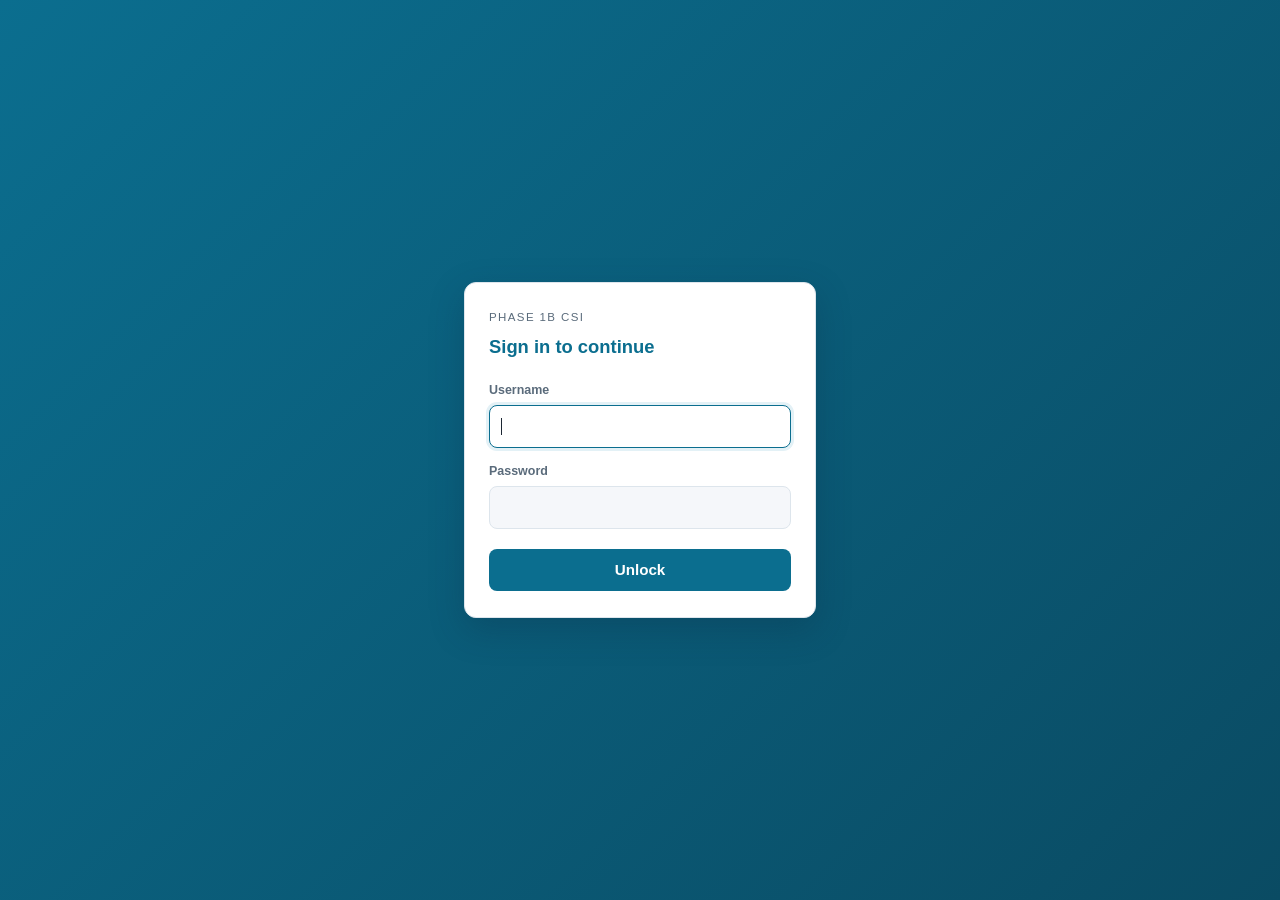
<file: index.html>
<!DOCTYPE html>
<html lang="en">
<head>
<meta charset="utf-8" />
<meta http-equiv="refresh" content="0; url=Outcomes/" />
<title>Redirecting…</title>
<link rel="canonical" href="Outcomes/" />
</head>
<body>
<p>Revision hub moved to <a href="Outcomes/">Outcomes/</a>.</p>
</body>
</html>
</file>
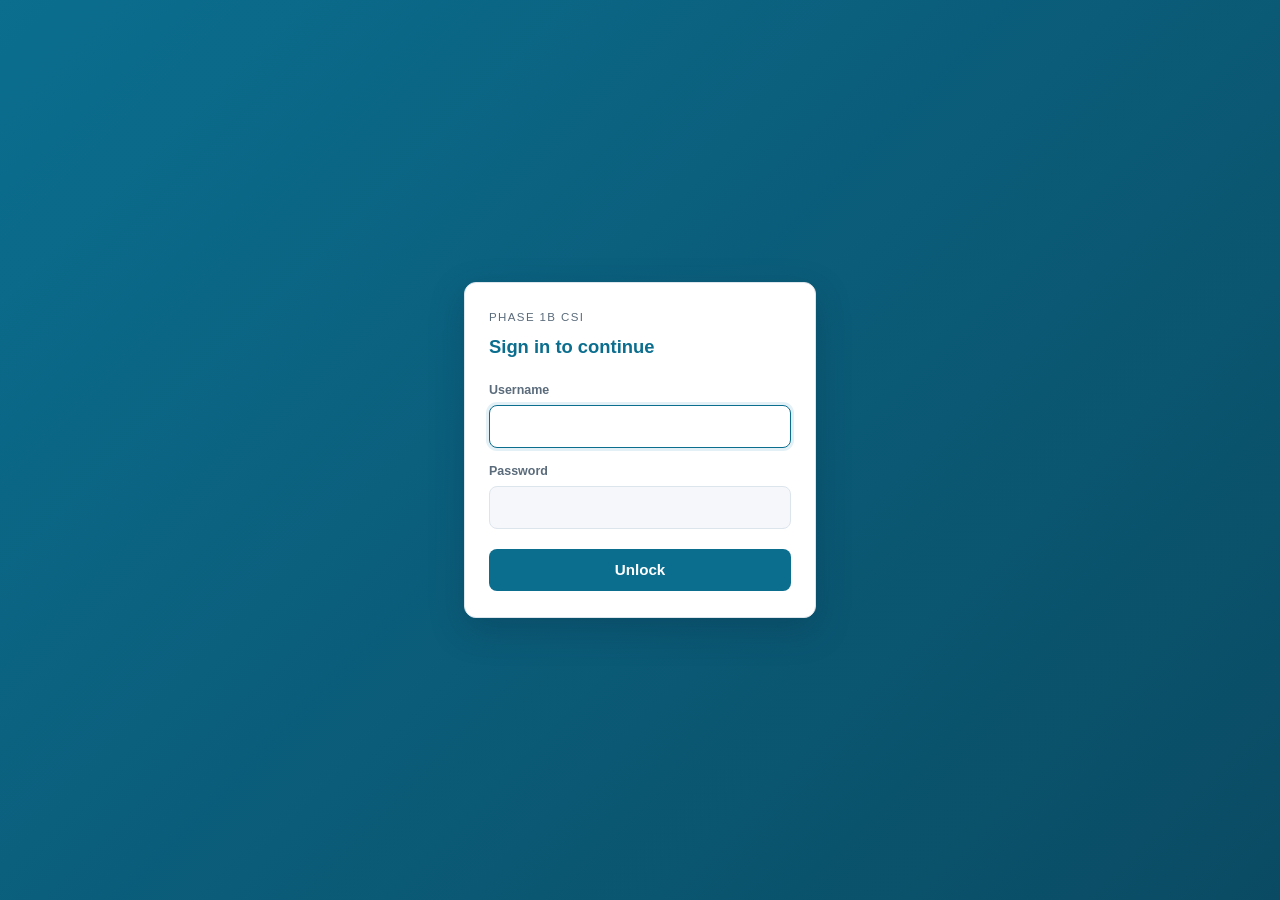
<file: Outcomes/index.html>
<!DOCTYPE html>
<html lang="en">
<head>
<meta charset="utf-8" />
<script src="auth.js"></script>
<meta name="viewport" content="width=device-width, initial-scale=1" />
<title>Phase 1B CSI — Revision Hub</title>
<style>
  :root {
    --bg: #f5f7fa;
    --card: #ffffff;
    --ink: #1c2733;
    --muted: #5a6b7b;
    --accent: #0b6e8f;
    --accent-soft: #e3f1f6;
    --line: #dde5ec;
  }
  * { box-sizing: border-box; }
  body {
    margin: 0;
    font-family: -apple-system, BlinkMacSystemFont, "Segoe UI", Roboto, Helvetica, Arial, sans-serif;
    background: var(--bg);
    color: var(--ink);
    line-height: 1.55;
  }
  header {
    background: linear-gradient(135deg, #0b6e8f, #0a4b63);
    color: #fff;
    padding: 3rem 1.5rem 2.4rem;
  }
  header .wrap { max-width: 900px; margin: 0 auto; }
  header .kicker {
    text-transform: uppercase;
    letter-spacing: .12em;
    font-size: .72rem;
    opacity: .85;
    margin: 0 0 .5rem;
  }
  header h1 { margin: 0; font-size: 2.1rem; }
  header p { margin: .7rem 0 0; opacity: .92; max-width: 62ch; }
  main { max-width: 900px; margin: 0 auto; padding: 1.8rem 1.5rem; }
  h2 { font-size: 1.15rem; color: var(--accent); margin: 1.5rem 0 .8rem; }
  .grid { display: grid; grid-template-columns: repeat(auto-fill, minmax(240px, 1fr)); gap: 1rem; }
  a.case {
    display: block;
    background: var(--card);
    border: 1px solid var(--line);
    border-radius: 12px;
    padding: 1.1rem 1.2rem;
    text-decoration: none;
    color: var(--ink);
    box-shadow: 0 1px 3px rgba(16,42,67,.05);
    transition: transform .12s ease, box-shadow .12s ease, border-color .12s ease;
  }
  a.case:hover { transform: translateY(-2px); box-shadow: 0 6px 18px rgba(11,110,143,.15); border-color: #bfe0ea; }
  a.case .num {
    display: inline-grid; place-items: center;
    width: 1.9rem; height: 1.9rem;
    background: var(--accent-soft); color: var(--accent);
    border-radius: 50%; font-weight: 700; font-size: .9rem;
    margin-bottom: .6rem;
  }
  a.case h3 { margin: .2rem 0 .3rem; font-size: 1.05rem; }
  a.case p { margin: 0; color: var(--muted); font-size: .88rem; }
  .placeholder {
    background: transparent;
    border: 1px dashed var(--line);
    border-radius: 12px;
    padding: 1.1rem 1.2rem;
    color: var(--muted);
    font-size: .9rem;
    display: flex; align-items: center;
  }
  footer { max-width: 900px; margin: 0 auto; padding: 1rem 1.5rem 3rem; color: var(--muted); font-size: .82rem; }
</style>
</head>
<body>
<header>
  <div class="wrap">
    <p class="kicker">Imperial College London</p>
    <h1>Phase 1B CSI — Revision Hub</h1>
    <p>Case summaries and revision material for the Clinical &amp; Scientific Integration (CSI) course. Generated from an LLM-maintained study wiki.</p>
  </div>
</header>

<main>
  <h2>Practice</h2>
  <div class="grid">
    <a class="case" href="practice-questions.html" style="border-color:#bfe0ea; background:linear-gradient(180deg,#f3fafc,#ffffff)">
      <span class="num">MCQ</span>
      <h3>Practice Questions</h3>
      <p>Pick a topic, choose how many questions, and test application &amp; clinical reasoning — not just recall.</p>
    </a>
  </div>

  <h2>Case summaries</h2>
  <div class="grid">
    <a class="case" href="tiredness-key-concepts.html">
      <span class="num">1</span>
      <h3>Mina Shahnawaz — Tiredness</h3>
      <p>Fatigue work-up, HPT axis, hypothyroidism &amp; Hashimoto's, immune tolerance.</p>
    </a>
    <a class="case" href="bill-emergency.html">
      <span class="num">2</span>
      <h3>Bill — Emergency</h3>
      <p>ABCDE approach, GCS, the surgical sieve, circulatory shock, sepsis, and abdominal anatomy.</p>
    </a>
    <a class="case" href="amy-carter-low-mood.html">
      <span class="num">3</span>
      <h3>Amy Carter — Low Mood</h3>
      <p>Depression, ICD/DSM, the biopsychosocial model, ACEs, statistics, and serotonin pharmacology.</p>
    </a>
    <a class="case" href="phillip-craven-breathlessness.html">
      <span class="num">4</span>
      <h3>Phillip Craven — Breathlessness</h3>
      <p>COPD, causes of dyspnoea, chest X-rays, acid–base balance, respiratory failure, and the Haldane effect.</p>
    </a>
    <a class="case" href="anna-taylor-abdominal-pain.html">
      <span class="num">5</span>
      <h3>Anna Taylor — Abdominal Pain</h3>
      <p>Regional pain, gallstones, biliary disease, and the anatomy/histology of the gallbladder and liver.</p>
    </a>
    <a class="case" href="paul-bennett-back-pain.html">
      <span class="num">6</span>
      <h3>Paul Bennett — Back Pain</h3>
      <p>Sensory pathways, pain fibres, causes of back pain, referred pain, radiculopathy, and cauda equina.</p>
    </a>
    <a class="case" href="lucy-allen-diarrhoea.html">
      <span class="num">7</span>
      <h3>Lucy Allen — Diarrhoea</h3>
      <p>Diarrhoea classification, GI fluid handling, secretory/osmotic mechanisms, IBS vs IBD, and Crohn's.</p>
    </a>
    <a class="case" href="lucy-benjamin-crohns-complications.html">
      <span class="num">8</span>
      <h3>Lucy Benjamin — Complications of Crohn's</h3>
      <p>SOCRATES, the acute abdomen, blood groups, stomas, strictures, and fistulising Crohn's.</p>
    </a>
  </div>
</main>

<footer>
  Maintained in the Phase 1B CSI study wiki · updated 2026-07-16.
</footer>

</body>
</html>
</file>
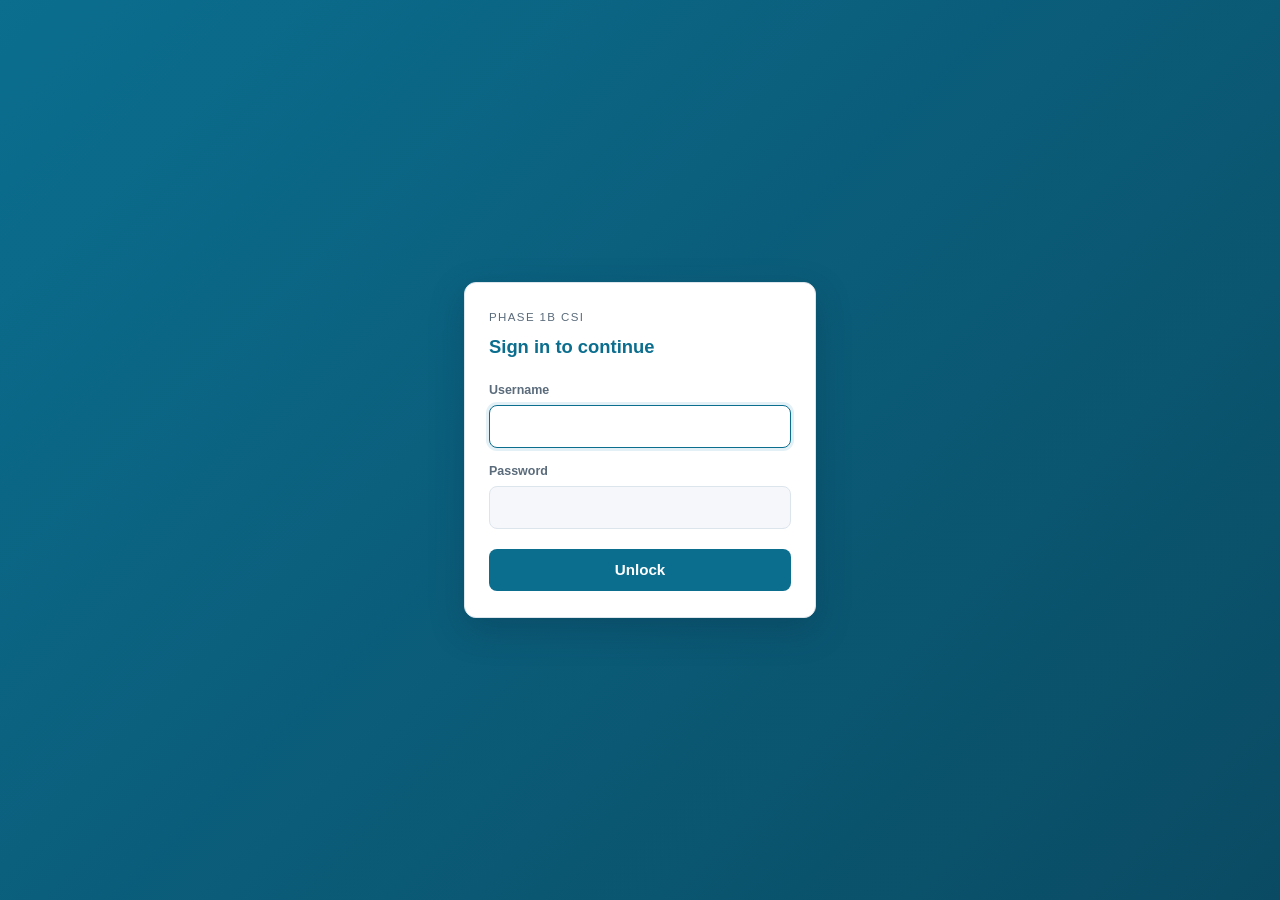
<file: Outcomes/amy-carter-low-mood.html>
<!DOCTYPE html>
<html lang="en">
<head>
<meta charset="utf-8" />
<script src="auth.js"></script>
<meta name="viewport" content="width=device-width, initial-scale=1" />
<title>Amy Carter — Low Mood (Phase 1B CSI)</title>
<link rel="stylesheet" href="style.css" />
</head>
<body>
<header>
  <div class="wrap">
    <p class="kicker">Phase 1B CSI · Case 3 · full notes</p>
    <h1>Amy Carter — Low Mood</h1>
    <p>Depression: definitions and management, classification (ICD/DSM), the biopsychosocial model, ACEs, statistics, and the serotonin pharmacology of antidepressants.</p>
    <p style="margin-top:1rem"><a class="back" href="index.html">← Back to revision hub</a></p>
  </div>
</header>

<nav class="toc">
  <div class="wrap">
    <a href="#basics">Depression Basics</a>
    <a href="#classification">ICD &amp; DSM</a>
    <a href="#bps">Biopsychosocial</a>
    <a href="#ace">ACEs</a>
    <a href="#stats">Statistics</a>
    <a href="#serotonin">Serotonin Pharmacology</a>
    <a href="#counselling">Counselling &amp; Safety</a>
  </div>
</nav>

<main>

  <section id="basics">
    <h2><span class="num">1</span> Depression Basics</h2>
    <p class="section-lead">Pre-Session — what depression is and how it is managed.</p>
    <div class="qa">
      <p class="q">What is depression, and how does it differ from low mood?</p>
      <ul>
        <li>Depression is more than simply feeling unhappy or fed up for a few days.</li>
        <li>When depressed, you feel persistently sad for weeks or months, rather than just a few days.</li>
        <li>A low mood may improve after a short period of time, rather than being a sign of depression.</li>
      </ul>
    </div>
    <div class="qa">
      <p class="q">Main symptom and physical symptoms of depression</p>
      <ul>
        <li>Main symptom associated: anxiety</li>
        <li>Physical symptoms: feeling constantly tired, sleeping badly, having no appetite or sex drive, various aches and pains</li>
      </ul>
    </div>
    <div class="qa">
      <p class="q">Describe an exacerbating cause of depression.</p>
      <ul>
        <li>Sometimes there's a trigger — life-changing events such as bereavement, losing your job, or giving birth can bring it on</li>
        <li>People with a family history of depression are more likely to experience it</li>
        <li>You can also become depressed for no obvious reason</li>
      </ul>
    </div>
    <div class="qa">
      <p class="q">Lifestyle and social changes to treat/improve depression</p>
      <ul>
        <li><b>Lifestyle:</b> exercise, guided self-help, cutting down on alcohol, giving up smoking, eating healthily</li>
        <li><b>Social:</b> talking therapies, reading a self-help book, joining a support group</li>
      </ul>
    </div>
  </section>

  <section id="classification">
    <h2><span class="num">2</span> Classification: ICD &amp; DSM</h2>
    <p class="section-lead">Main Session — how diseases and mental health disorders are classified and diagnosed.</p>
    <div class="qa">
      <p class="q">What is the ICD?</p>
      <ul>
        <li>The International Classification of Diseases — a comprehensive system for classifying diseases and health conditions, including physical illnesses, injuries, and mental health disorders</li>
        <li>Latest version: <b>ICD-11</b></li>
      </ul>
    </div>
    <div class="qa">
      <p class="q">What is the DSM?</p>
      <ul>
        <li>The Diagnostic and Statistical Manual of Mental Disorders — provides clear, specific criteria for diagnosing mental health disorders, ensuring consistency across practitioners and settings</li>
        <li>Latest version: <b>DSM-5 (DSM-V)</b></li>
        <li>Depression is diagnosed in the UK using the DSM criteria</li>
      </ul>
    </div>
    <div class="qa">
      <p class="q">How is the DSM used to diagnose depression?</p>
      <p>At least <b>one key symptom</b> and <b>five total symptoms</b> are required.</p>
    </div>
    <div class="qa">
      <p class="q">The two key symptoms (DSM)</p>
      <ul>
        <li>Persistent sadness or low mood</li>
        <li>Marked loss of interest or pleasure (anhedonia)</li>
      </ul>
    </div>
    <div class="qa">
      <p class="q">Total symptoms (DSM)</p>
      <div class="cols">
        <ul>
          <li>Disturbed sleep</li>
          <li>Decreased or increased appetite and/or weight</li>
          <li>Fatigue or loss of energy (anergia)</li>
          <li>Agitation or slowing of movements</li>
          <li>Poor concentration or indecisiveness</li>
          <li>Feelings of worthlessness or excessive/inappropriate guilt</li>
          <li>Suicidal thoughts or acts</li>
        </ul>
      </div>
    </div>
  </section>

  <section id="bps">
    <h2><span class="num">3</span> The Biopsychosocial Model</h2>
    <div class="qa">
      <p class="q">Demographics of self-harm and suicide</p>
      <ul>
        <li>Self-harm most common: <b>females aged 17–19</b></li>
        <li>Suicide most common: <b>males aged 40–59</b></li>
      </ul>
    </div>
    <div class="qa">
      <p class="q">Factors that may contribute to depression (biopsychosocial)</p>
      <table>
        <tr><th>Social</th><th>Biological</th><th>Psychological</th></tr>
        <tr>
          <td>Traumatic life events, family circumstances, social support, work/school, drug effects, culture, diet/lifestyle, interpersonal relationships, financial security</td>
          <td>Physical health, metabolic disorders, genetic vulnerability, immune/stress response, neurochemistry</td>
          <td>Emotions, cognitive factors/IQ, sleep, coping skills, self-esteem, attitudes/beliefs, personality/temperament</td>
        </tr>
      </table>
      <p><span class="pill">Note</span> It is important to acknowledge the biopsychosocial nature of the causes of depression.</p>
    </div>
  </section>

  <section id="ace">
    <h2><span class="num">4</span> Adverse Childhood Experiences (ACEs)</h2>
    <div class="qa">
      <p class="q">What is an ACE and the ACE score?</p>
      <ul>
        <li>An <b>Adverse Childhood Experience (ACE)</b> is a traumatic or stressful event occurring during childhood (before age 18) that can significantly impact mental, emotional, and physical well-being later in life</li>
        <li>The <b>ACE score</b> is a numerical measure of a person's exposure to ACEs</li>
      </ul>
    </div>
    <div class="qa">
      <p class="q">How the ACE score is determined — the 10 ACEs</p>
      <p>The original ACE questionnaire has 10 questions grouped into three categories; each "yes" adds 1 point.</p>
      <table>
        <tr><th>Abuse</th><th>Neglect</th><th>Household Dysfunction</th></tr>
        <tr>
          <td>Physical abuse, emotional abuse, sexual abuse</td>
          <td>Physical neglect, emotional neglect</td>
          <td>Substance abuse in the household, mental illness in the household, domestic violence, parental separation/divorce, incarceration of a household member</td>
        </tr>
      </table>
      <ul>
        <li><b>0 ACEs:</b> no exposure to the 10 categories</li>
        <li><b>1–3 ACEs:</b> low to moderate risk of health/social issues, depending on protective factors</li>
        <li><b>4 or more ACEs:</b> high risk of negative health outcomes (chronic illness, mental health disorders, risky behaviours)</li>
      </ul>
    </div>
  </section>

  <section id="stats">
    <h2><span class="num">5</span> Statistics for Studies</h2>
    <div class="qa">
      <p class="q">What is a p-value?</p>
      <ul>
        <li>The probability of an event happening if the null hypothesis were true (the probability of a desired outcome occurring by chance)</li>
        <li><b>Example:</b> a p-value of 0.03 means a 3% probability that the observed effect (or more extreme) would occur if the null hypothesis were true. As this is below the typical 0.05 threshold, the null hypothesis is rejected and the drug is considered effective.</li>
      </ul>
    </div>
    <div class="qa">
      <p class="q">What is bias in a study?</p>
      <p>Any systematic error or influence that distorts the findings or conclusions of a study.</p>
    </div>
    <div class="qa">
      <p class="q">Statistical vs clinical significance</p>
      <ul>
        <li><b>Statistical significance:</b> whether the observed effect is unlikely to have occurred by chance, based on a predefined threshold (usually a p-value of 0.05 or lower)</li>
        <li><b>Clinical significance:</b> whether the effect is meaningful/relevant in a real-world clinical context — whether it has practical importance for patients or practitioners</li>
        <li>A result can be statistically significant but not clinically significant, and vice versa</li>
      </ul>
    </div>
    <div class="qa">
      <p class="q">Impact of drugs and placebos on depression</p>
      <p>As the severity of depression increases, drugs appear to have more of a positive effect on patients with depression.</p>
    </div>
  </section>

  <section id="serotonin">
    <h2><span class="num">6</span> Serotonin Pharmacology</h2>
    <p class="section-lead">Mechanisms of antidepressants acting on the serotonin system.</p>
    <div class="qa">
      <p class="q">Mechanism of SSRIs (selective serotonin reuptake inhibitors)</p>
      <ul>
        <li>Work by stopping serotonin from being reused, by binding to the serotonin transporter (SERT) and blocking serotonin transport</li>
        <li>SERT is responsible for terminating serotonin signalling</li>
        <li>When blocked, serotonin accumulates in the synaptic space, effectively keeping the serotonin signal "on", helping alleviate depression symptoms</li>
      </ul>
    </div>
    <div class="qa">
      <p class="q">Post-synaptic serotonin receptor agonists</p>
      <p>Mimic the effects of serotonin by stimulating the serotonin receptor (affecting happiness, sexual function, pain perception, cardiovascular function, social behaviour and impulsivity).</p>
    </div>
    <div class="qa">
      <p class="q">Tryptophan hydroxylase (TPH) and its inhibitors</p>
      <ul>
        <li>TPH is the enzyme used to produce 5-HTP, a precursor of serotonin</li>
        <li>TPH inhibitors reduce the production of serotonin, which reduces its prevalence in the synaptic space</li>
      </ul>
    </div>
    <div class="qa">
      <p class="q">Monoamine oxidase (MAO) and MAO inhibitors</p>
      <ul>
        <li>MAO is an enzyme critical in the breakdown of neurotransmitters, including serotonin, in the brain and body</li>
        <li>MAO-A primarily breaks down serotonin, norepinephrine and dopamine; MAO-B primarily breaks down dopamine and related compounds</li>
        <li>Physiologically, MAO breaks down serotonin in the presynaptic cleft, reducing its concentration and allowing serotonin to flow back into the presynaptic cleft</li>
        <li><b>MAO inhibitors</b> disrupt the concentration gradient of serotonin across the presynaptic membrane; by increasing presynaptic serotonin levels, they increase synaptic serotonin and give antidepressant-like effects</li>
      </ul>
    </div>
    <div class="qa">
      <p class="q">Serotonin auto-receptors and their agonists</p>
      <ul>
        <li>A serotonin autoreceptor is found on presynaptic neurons that release serotonin; these receptors regulate the release and synthesis of serotonin</li>
        <li>Auto-receptor agonists work by stimulating the auto-receptors, leading to the release and synthesis of serotonin in the brain</li>
      </ul>
    </div>
  </section>

  <section id="counselling">
    <h2><span class="num">7</span> Counselling &amp; Safety</h2>
    <div class="qa">
      <p class="q">Three things to tell patients before starting antidepressants</p>
      <ul>
        <li>Drugs take several weeks to work</li>
        <li>Symptoms may worsen initially</li>
        <li>Need to continue for ~six months after remission of symptoms</li>
        <li>Need to wean the drugs gradually — sudden stoppage may lead to unwanted side effects</li>
        <li>Antidepressants interact with, and are contraindicated with, many drugs — patients should inform us of all current medications</li>
      </ul>
    </div>
    <div class="qa">
      <p class="q">What is serotonin syndrome?</p>
      <ul>
        <li>A potentially life-threatening condition caused by excessive levels of serotonin in the brain</li>
        <li>Typically occurs from medication interactions, overdose, or excessive use of drugs that increase serotonin activity</li>
        <li>Symptoms: agitation, muscle rigidity, fever, and autonomic dysfunction</li>
      </ul>
    </div>
    <div class="qa">
      <p class="q">Post-Session</p>
      <p>Tricyclic antidepressants (TCAs) — the source page ends here (the answer detailing what TCAs do was cut off in the original notes).</p>
    </div>
  </section>

  <div class="warn">
    <strong>Note on source fidelity:</strong> the original notes end mid-question on tricyclic antidepressants, and PDF extraction reordered some phrases. Verify pharmacology details against the source before exams.
  </div>

</main>

<footer>
  Full notes generated from the Phase 1B CSI wiki · source: <code>raw/pdfs/3. Amy Carter - Low Mood.pdf</code> · 2026-07-16.
</footer>

</body>
</html>
</file>
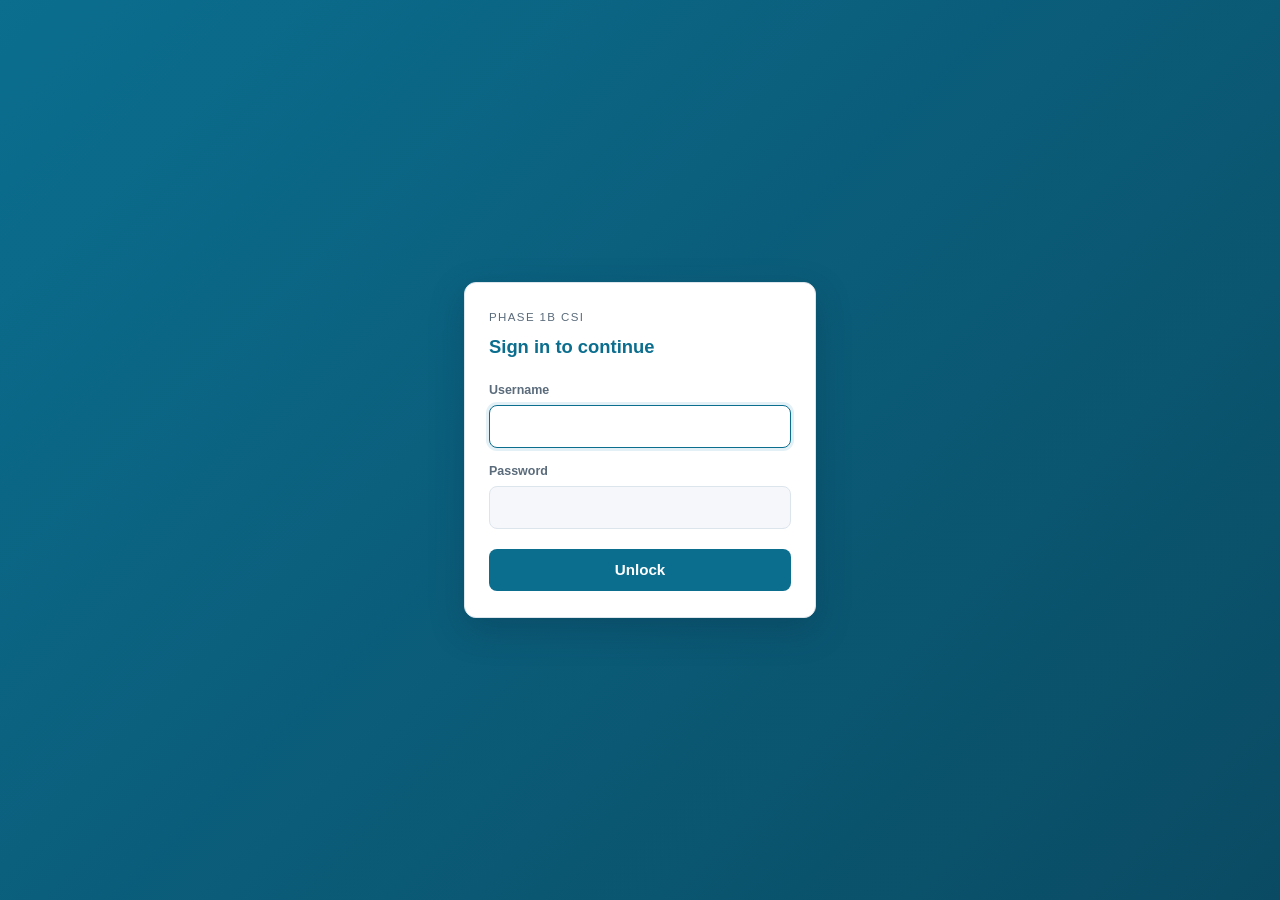
<file: Outcomes/anna-taylor-abdominal-pain.html>
<!DOCTYPE html>
<html lang="en">
<head>
<meta charset="utf-8" />
<script src="auth.js"></script>
<meta name="viewport" content="width=device-width, initial-scale=1" />
<title>Anna Taylor — Abdominal Pain (Phase 1B CSI)</title>
<link rel="stylesheet" href="style.css" />
</head>
<body>
<header>
  <div class="wrap">
    <p class="kicker">Phase 1B CSI · Case 5 · full notes</p>
    <h1>Anna Taylor — Abdominal Pain</h1>
    <p>Regional causes of abdominal pain, gallstones and their formation, the spectrum of biliary disease (cholecystitis, cholangitis, gallstone ileus), and the anatomy/histology of the gallbladder and liver.</p>
    <p style="margin-top:1rem"><a class="back" href="index.html">← Back to revision hub</a></p>
  </div>
</header>

<nav class="toc">
  <div class="wrap">
    <a href="#regions">Regional Pain</a>
    <a href="#urogenital">Urogenital &amp; Pelvic</a>
    <a href="#gallstones">Gallstones</a>
    <a href="#formation">Stone Formation</a>
    <a href="#biliary">Biliary Disease</a>
    <a href="#complications">Complications</a>
    <a href="#anatomy">Gallbladder &amp; Liver</a>
  </div>
</nav>

<main>

  <section id="regions">
    <h2><span class="num">1</span> Regional Causes of Abdominal Pain</h2>
    <p class="section-lead">Main Session — differentials organised by the nine abdominal regions.</p>
    <div class="qa">
      <p class="q">The nine segments of the abdomen</p>
      <div class="cols">
        <ul>
          <li>Right hypochondriac</li>
          <li>Epigastric</li>
          <li>Left hypochondriac</li>
          <li>Right lumbar</li>
          <li>Umbilical</li>
          <li>Left lumbar</li>
          <li>Right iliac</li>
          <li>Hypogastric</li>
          <li>Left iliac</li>
        </ul>
      </div>
      <p><span class="pill">Note</span> The perineum is often considered the tenth division.</p>
    </div>
    <div class="qa">
      <p class="q">Causes of pain by region</p>
      <table>
        <tr><th>Region</th><th>Common causes</th></tr>
        <tr><td>Right hypochondriac</td><td>Gallstones, liver abscess, cholangitis, hepatitis, cardiac (referred MI), lung (pneumonia, collapsed lung, PE)</td></tr>
        <tr><td>Epigastric</td><td>Pancreatitis, peptic ulcer, perforated ulcer, oesophagitis</td></tr>
        <tr><td>Left hypochondriac</td><td>Spleen abscess, acute splenomegaly, spleen rupture</td></tr>
        <tr><td>Right &amp; left lumbar</td><td>Ureteric colic, pyelonephritis</td></tr>
        <tr><td>Umbilical</td><td>Appendicitis, mesenteric lymphadenitis, Meckel's diverticulitis, lymphomas</td></tr>
        <tr><td>Right iliac</td><td>Appendicitis, Crohn's disease, caecum obstruction, ovarian cysts, ectopic pregnancy, hernias</td></tr>
        <tr><td>Hypogastric</td><td>Testicular torsion, urinary retention, cystitis, placental abruption</td></tr>
        <tr><td>Left iliac</td><td>Diverticulitis, ulcerative colitis, constipation, ovarian cysts, hernias</td></tr>
      </table>
    </div>
    <div class="qa">
      <p class="q">Key definitions — upper abdomen</p>
      <ul>
        <li><b>Cholangitis:</b> swelling (inflammation) of the bile duct system resulting from infection; the infection usually comes from the duodenum and ascends the biliary tree (hence "ascending cholangitis")</li>
        <li><b>Perforated ulcer:</b> a stomach ulcer that has eroded completely through the stomach wall, allowing stomach contents to leak into the abdominal cavity</li>
        <li><b>Abscess:</b> an enclosed collection of pus in tissues, organs, or confined spaces; a sign of infection, usually swollen and inflamed</li>
      </ul>
    </div>
    <div class="qa">
      <p class="q">Splenomegaly and spleen rupture</p>
      <ul>
        <li>Most common cause of splenomegaly: <b>mononucleosis</b> (a contagious viral infection causing fatigue, fever, sore throat; spread through saliva)</li>
        <li>Other causes: infections (bacterial/viral/parasitic), liver disease, blood disease, cancers, metabolic disorders, autoimmune conditions</li>
        <li><b>Spleen rupture:</b> a medical emergency where the spleen bursts, causing internal bleeding. Causes: forceful blow to the upper left abdomen/left lower chest, car/sporting accidents, fractured rib (spleen sits between ribs 9–11), or an enlarged spleen</li>
      </ul>
    </div>
    <div class="qa">
      <p class="q">Umbilical region: appendicitis, Meckel's, lymphoma</p>
      <ul>
        <li><b>Appendicitis:</b> when the appendix becomes inflamed and swollen</li>
        <li><b>Mesenteric lymphadenitis:</b> swelling of the lymph nodes in the abdomen</li>
        <li><b>Meckel's diverticulum:</b> a common congenital abnormality of the small intestine from incomplete obliteration of the vitelline (omphalomesenteric) duct — a small protrusion on the small intestine (congenital, unlike acquired diverticulosis). <b>Meckel's diverticulitis</b> is its inflammation</li>
        <li><b>Lymphoma:</b> a cancer derived from lymphocytes (found anywhere in the bloodstream, not the bone marrow)</li>
      </ul>
    </div>
  </section>

  <section id="urogenital">
    <h2><span class="num">2</span> Urogenital &amp; Pelvic Causes</h2>
    <div class="qa">
      <p class="q">Ureteric colic and pyelonephritis</p>
      <ul>
        <li><b>Ureteric colic:</b> abdominal pain commonly caused by obstruction of the ureter from dislodged kidney stones; can radiate to the loins and lower back</li>
        <li><b>Pyelonephritis:</b> a kidney infection, usually when bacteria from the bladder spread to the kidneys (also known as acute kidney infection)</li>
        <li>Bacteria reach the kidneys via <b>vesicoureteral reflux (VUR)</b> — urine flowing backward from the bladder into the ureters (and kidneys), carrying bacteria; inadequate bladder emptying may cause this reflux</li>
      </ul>
    </div>
    <div class="qa">
      <p class="q">Testicular torsion</p>
      <ul>
        <li>Occurs when the spermatic cord twists, cutting off blood supply to the testicle</li>
        <li>The testes lose oxygen, nutrient supply and warm temperature, so spermatogenesis and testosterone secretion are compromised</li>
      </ul>
    </div>
    <div class="qa">
      <p class="q">Gynaecological/obstetric causes</p>
      <ul>
        <li><b>Ovarian cysts:</b> fluid-filled sacs on an ovary; caused by hormonal problems, pregnancy, pelvic infections, endometriosis, certain medications</li>
        <li><b>Cystitis:</b> inflammation of the bladder</li>
        <li><b>Placenta:</b> a temporary organ connecting a foetus to the uterine wall during pregnancy</li>
        <li><b>Placental abruption:</b> when the placenta separates early from the uterus before childbirth, disrupting nutrient/oxygen exchange → foetal distress or stillbirth</li>
      </ul>
    </div>
    <div class="qa">
      <p class="q">Left iliac inflammatory causes</p>
      <ul>
        <li><b>Ulcerative colitis:</b> a chronic IBD causing ulcers in the large intestine and rectum; recurring diarrhoea and stomach pain</li>
        <li><b>Constipation:</b> a condition making bowel movements difficult, or causing hard, dry stools</li>
      </ul>
    </div>
  </section>

  <section id="gallstones">
    <h2><span class="num">3</span> Gallstones</h2>
    <div class="qa">
      <p class="q">What are gallstones (cholelithiasis)?</p>
      <ul>
        <li>Hardened deposits of bile that form in the gallbladder</li>
        <li>Form when there's an imbalance in the chemical composition of bile (excess cholesterol, bile salts, or bilirubin)</li>
      </ul>
    </div>
    <div class="qa">
      <p class="q">Why can gallstones be difficult to identify clinically?</p>
      <ul>
        <li>~10–25% of the population have gallstones</li>
        <li>Only ~10% of these people experience pain</li>
        <li>Usually larger gallstones cause problems in the biliary tree; smaller stones can be excreted through faeces</li>
      </ul>
    </div>
    <div class="qa">
      <p class="q">Bile release and the mechanism of gallstone pain</p>
      <ul>
        <li>Enteroendocrine cells (duodenal I cells) in the small intestine detect high fat content after a meal</li>
        <li>This induces secretion of cholecystokinin (CCK) from the duodenum → gallbladder contraction and bile secretion into the biliary tree</li>
        <li>Contraction against stones is painful — producing <b>colicky pain</b> (in waves, intermittent)</li>
      </ul>
    </div>
    <div class="qa">
      <p class="q">Clinical signs of cholelithiasis; ultrasound appearance</p>
      <ul>
        <li>Severe epigastric/right hypochondriac pain, radiation of pain to the scapula, exacerbation after eating</li>
        <li>Gallstones are <b>hyperechoic</b> — they appear very white/bright on ultrasound because they are denser than surrounding structures and reflect more sound waves</li>
      </ul>
    </div>
  </section>

  <section id="formation">
    <h2><span class="num">4</span> How Gallstones Form</h2>
    <div class="qa">
      <p class="q">Composition of bile</p>
      <ul>
        <li>Water (97–98%), bile salts (0.7%), fats (0.5%), bilirubin (0.2%)</li>
      </ul>
    </div>
    <div class="qa">
      <p class="q">The three factors increasing stone formation</p>
      <div class="flow">
        <span class="step">Supersaturation</span><span class="arrow">→</span>
        <span class="step">Nucleation</span><span class="arrow">→</span>
        <span class="step">Hypomotility</span>
      </div>
      <ul>
        <li><b>Supersaturation:</b> too much cholesterol or bilirubin. Cholesterol is stored in vesicles in the gallbladder; excess cholesterol combines vesicles → cholesterol crystal formation</li>
        <li><b>Nucleation:</b> many cholesterol crystals accumulate into a tight "nucleus"; precipitated by Neutrophil Extracellular Traps (NETs), which accelerate gallstone formation</li>
        <li><b>Hypomotility</b></li>
      </ul>
    </div>
    <div class="qa">
      <p class="q">Neutrophil Extracellular Traps (NETs) and stone growth</p>
      <ul>
        <li>A NET is a web-like structure of DNA and proteins that neutrophils release to fight infections</li>
        <li>Formed in response to infection, cholesterol crystals, or bile salt precipitation</li>
        <li>Primary function: to trap and kill pathogens during immune responses</li>
        <li>In gallstones: by releasing DNA/nucleic acids, NETs coat cholesterol crystals with material recognisable for clearance; their sticky, dense nature encourages material aggregation and stone growth (nucleation)</li>
      </ul>
    </div>
    <div class="qa">
      <p class="q">Overall mechanism and most common stone type</p>
      <ul>
        <li>Increased cholesterol → cholesterol crystal formation (exacerbated by NETs) → increased crystal size → gallstone formation</li>
        <li>Most common: <b>cholesterol gallstones</b> (hardened cholesterol, usually yellow-green)</li>
      </ul>
    </div>
    <div class="qa">
      <p class="q">Risk factors for gallstone formation</p>
      <ul>
        <li>Obesity, haemolytic anaemia (increased bilirubin from RBC breakdown), hyperlipidaemia, Crohn's disease, female sex</li>
        <li><b>Crohn's:</b> affects the terminal ileum (responsible for bile acid absorption); bile acid malabsorption alters bile composition, oversaturating bile with cholesterol</li>
        <li><b>Female sex:</b> higher sex hormone levels (pregnancy, contraceptive pill). As cholesterol is the precursor for all sex steroids, higher steroid breakdown increases serum cholesterol → gallstone formation</li>
      </ul>
    </div>
  </section>

  <section id="biliary">
    <h2><span class="num">5</span> Biliary Disease</h2>
    <div class="qa">
      <p class="q">Cholecystitis</p>
      <ul>
        <li>Inflammation of the gallbladder, arising from gallstones damaging the internal mucosal layer (accounts for ~90% of cases)</li>
        <li>Gallstones are usually harmless unless contracted against/obstructive (causing colicky pain); prolonged damage/inflammation (acute cholecystitis) can turn pain from colicky → constant</li>
      </ul>
    </div>
    <div class="qa">
      <p class="q">Clinical signs of cholecystitis; Murphy's sign</p>
      <ul>
        <li>Severe epigastric/right hypochondriac pain, radiation to scapula, fever/nausea/vomiting, Murphy sign, emphysematous cholecystitis</li>
        <li><b>Murphy's sign:</b> a physical exam to help diagnose acute cholecystitis — if pain occurs on inspiration when the inflamed gallbladder contacts the examiner's hand, it is positive</li>
        <li><b>Emphysematous cholecystitis:</b> a rare, potentially fatal infection involving gas in the gallbladder wall or lumen (from gas-producing bacteria)</li>
      </ul>
    </div>
    <div class="qa">
      <p class="q">Ascending cholangitis — pathophysiology</p>
      <ul>
        <li>Inflammation of the bile duct, usually caused by a bacterial infection of the biliary tree</li>
        <li>Infection + obstruction cause back-pressure, allowing bacteria to spread through the tree</li>
        <li>Leads to systemic inflammation (fever) and further narrowing of the bile duct → obstruction</li>
        <li>Reduces clearance of bilirubin → <b>jaundice (icterus)</b>, a characteristic sign</li>
      </ul>
    </div>
    <div class="qa">
      <p class="q">Charcot's triad and Reynolds' pentad</p>
      <table>
        <tr><th>Charcot's triad</th><th>Reynolds' pentad</th></tr>
        <tr>
          <td>Abdominal pain, jaundice, fever</td>
          <td>Charcot's triad + confusion + hypotension</td>
        </tr>
      </table>
      <p><span class="pill">Note</span> Confusion and hypotension indicate systemic damage spread wider than the biliary tree (concern for sepsis). Effects of cholangitis also include hepatomegaly and icterus.</p>
    </div>
  </section>

  <section id="complications">
    <h2><span class="num">6</span> Complications &amp; Surgery</h2>
    <div class="qa">
      <p class="q">Gallstone ileus</p>
      <ul>
        <li>When a gallstone blocks the small intestine (ileum)</li>
        <li>Usually affects the <b>ileocaecal valve</b> — the narrowest region of the intestine</li>
        <li>Caused by passing of a gallstone from the bile ducts into the intestinal lumen through a fistula</li>
      </ul>
    </div>
    <div class="qa">
      <p class="q">Complications from gallstone obstruction of the biliary tree</p>
      <ul>
        <li>Gallstone ileus, gallstone pancreatitis, liver cirrhosis, hepatic abscess, gallbladder wall ischaemia</li>
      </ul>
    </div>
    <div class="qa">
      <p class="q">Counselling before laparoscopic cholecystectomy</p>
      <ul>
        <li>Knowledge of procedure, explanation of diagnosis, treatment options, purpose of procedure, risks</li>
      </ul>
    </div>
    <div class="qa">
      <p class="q">Complications of laparoscopic cholecystectomy (grouped)</p>
      <table>
        <tr><th></th><th>General</th><th>Specific</th></tr>
        <tr><td>Early</td><td>Bleeding, infection</td><td>Organ injury (damage to adjacent organs), adhesion formation</td></tr>
        <tr><td>Late</td><td>Hernia (abdominal wall weakening), wound complications</td><td>Adhesive bowel obstruction, chronic pain (nerve damage)</td></tr>
      </table>
      <p><span class="pill">Note</span> Complications can be grouped as general/specific and early/late.</p>
    </div>
  </section>

  <section id="anatomy">
    <h2><span class="num">7</span> Gallbladder &amp; Liver Anatomy</h2>
    <p class="section-lead">Post-Session — structure, function, and the flow of blood and bile.</p>
    <div class="qa">
      <p class="q">The gallbladder</p>
      <ul>
        <li>A small, hollow organ about the size and shape of a pear; part of the biliary system</li>
        <li>Lies in the right upper quadrant, affixed to the undersurface of the liver at the gallbladder fossa</li>
        <li>Connected to the rest of the biliary tree by the <b>cystic duct</b></li>
        <li>Function: store and concentrate bile, released into the duodenum during digestion</li>
        <li>Most common treatment for gallbladder pathologies: <b>cholecystectomy</b></li>
      </ul>
    </div>
    <div class="qa">
      <p class="q">Bile — formation and function</p>
      <ul>
        <li>Formed in the liver; an alkaline fluid continuously produced by the liver</li>
        <li>Essential for digesting fats, excreting cholesterol, and has antimicrobial activity (helps digest/absorb lipids that aren't water-soluble)</li>
        <li>CCK is released by duodenal I cells</li>
      </ul>
    </div>
    <div class="qa">
      <p class="q">The hepatic lobule</p>
      <ul>
        <li>A hexagonally-shaped functional unit of the liver, made of liver cells, blood vessels, and bile ducts</li>
        <li>Portal triads sit at each corner; a central vein sits in the middle. Each portal triad is surrounded by three lobules</li>
        <li>Keeps structures compact and adjacent so hepatocytes can perform their metabolic duties well</li>
        <li><b>Portal triad branches:</b> hepatic artery branch, portal vein branch, bile duct</li>
      </ul>
    </div>
    <div class="qa">
      <p class="q">Blood flow through the lobule; sinusoids</p>
      <ul>
        <li>Blood enters via the hepatic artery and portal vein → passes through the sinusoids → exits via the central vein → hepatic vein → inferior vena cava → heart</li>
        <li><b>Hepatic sinusoids:</b> where portal venous blood and hepatic arterial blood join to supply hepatocytes; hepatocytes have a sinusoid-facing side and a bile-canaliculi-facing side</li>
        <li><b>Hepatic artery:</b> brings O₂-rich blood to support hepatocyte energy demands</li>
        <li><b>Portal vein:</b> handles mixed venous blood from the GI tract so hepatocytes can process nutrients, detoxify blood, and excrete waste</li>
        <li>Epithelial-lined (fenestrated) sinusoids allow easy exchange of nutrients, oxygen, and waste between blood and hepatocytes</li>
      </ul>
    </div>
    <div class="qa">
      <p class="q">The bile drainage pathway</p>
      <div class="flow">
        <span class="step">Hepatocytes</span><span class="arrow">→</span>
        <span class="step">Bile canaliculi</span><span class="arrow">→</span>
        <span class="step">Canals of Hering</span><span class="arrow">→</span>
        <span class="step">Bile ductules</span><span class="arrow">→</span>
        <span class="step">Interlobular bile ducts</span><span class="arrow">→</span>
        <span class="step">L &amp; R hepatic ducts</span><span class="arrow">→</span>
        <span class="step">Common hepatic duct</span><span class="arrow">→</span>
        <span class="step">Common bile duct (+ cystic duct)</span><span class="arrow">→</span>
        <span class="step">Duodenum via ampulla of Vater</span>
      </div>
      <ul>
        <li><b>Bile canaliculi:</b> specialised channels connected to hepatocytes that drain bile</li>
        <li><b>Canals of Hering:</b> small openings connecting bile canaliculi to interlobular bile ducts (indirectly), transporting bile onward</li>
      </ul>
    </div>
    <div class="qa">
      <p class="q">Gallbladder wall structure and development</p>
      <ul>
        <li>Innermost mucosal layer: columnar epithelium with microvilli (increase surface area for concentrating bile). Beneath: lamina propria, a smooth muscle layer, and an outer serosal layer</li>
        <li><b>Development:</b> the gallbladder and biliary system develop from the foregut. By the end of the 4th week, the hepatic diverticulum appears, becoming the liver, extrahepatic biliary system, and part of the pancreas; the superior bud develops into the gallbladder</li>
        <li><b>Cholecysto-enteric fistula:</b> an abnormal passageway between the gallbladder and GI tract → can cause small bowel obstruction</li>
      </ul>
    </div>
  </section>

  <div class="warn">
    <strong>Note on source fidelity:</strong> PDF text extraction reordered some phrases and this case's notes include several diagram-only slides. Verify percentages and anatomical detail against the source before exams.
  </div>

</main>

<footer>
  Full notes generated from the Phase 1B CSI wiki · source: <code>raw/pdfs/5. Anna Taylor - Abdominal Pain.pdf</code> · 2026-07-16.
</footer>

</body>
</html>
</file>
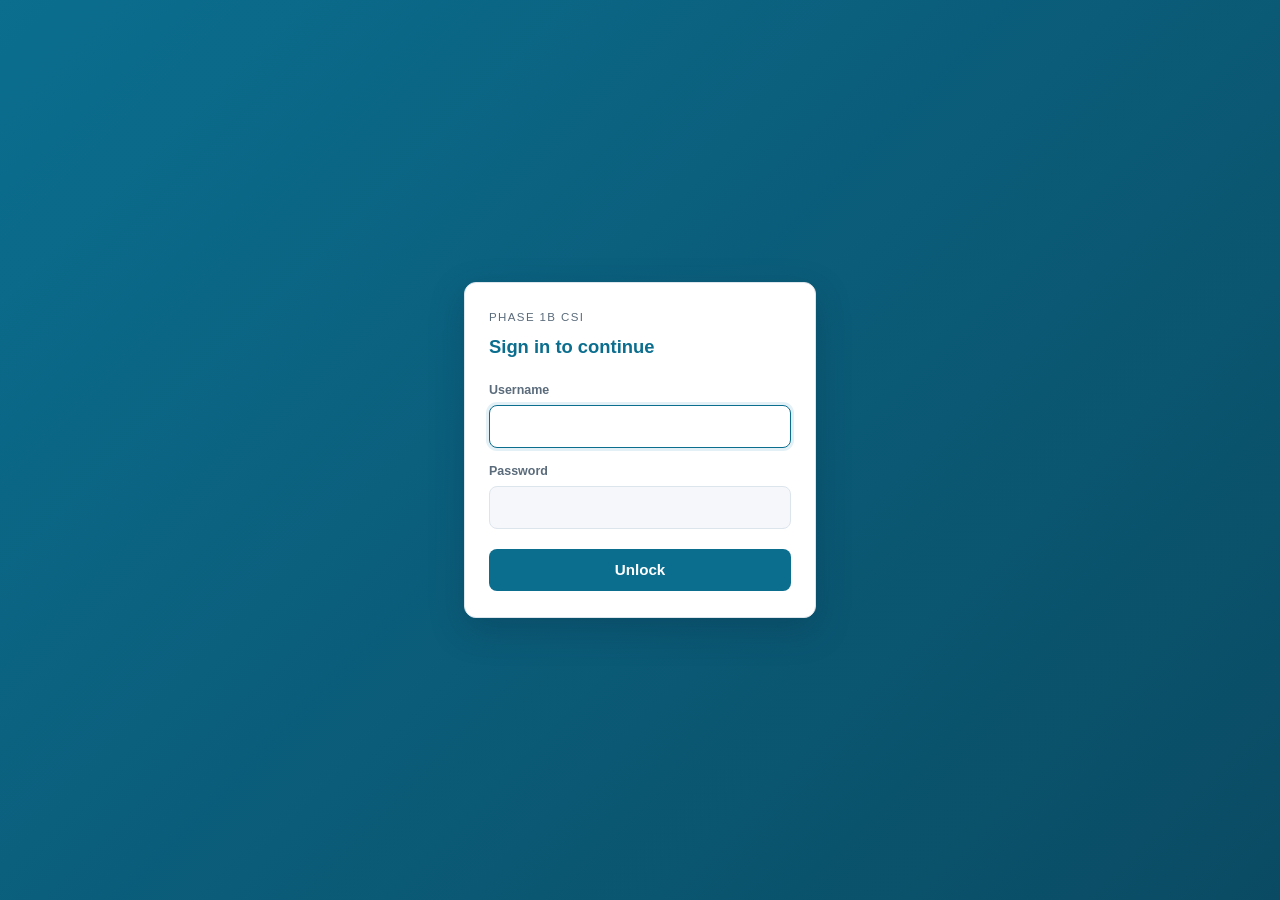
<file: Outcomes/bill-emergency.html>
<!DOCTYPE html>
<html lang="en">
<head>
<meta charset="utf-8" />
<script src="auth.js"></script>
<meta name="viewport" content="width=device-width, initial-scale=1" />
<title>Bill — Emergency (Phase 1B CSI)</title>
<link rel="stylesheet" href="style.css" />
</head>
<body>
<header>
  <div class="wrap">
    <p class="kicker">Phase 1B CSI · Case 2 · full notes</p>
    <h1>Bill — Emergency</h1>
    <p>The ABCDE approach to the critically ill patient, the surgical sieve, circulatory shock, sepsis, and abdominal anatomy.</p>
    <p style="margin-top:1rem"><a class="back" href="index.html">← Back to revision hub</a></p>
  </div>
</header>

<nav class="toc">
  <div class="wrap">
    <a href="#gcs-abcde">GCS &amp; ABCDE</a>
    <a href="#airway">Airway</a>
    <a href="#breathing">Breathing</a>
    <a href="#circulation">Circulation</a>
    <a href="#disability">Disability</a>
    <a href="#exposure">Exposure</a>
    <a href="#sieve">Surgical Sieve</a>
    <a href="#shock">Circulatory Shock</a>
    <a href="#sepsis">Sepsis</a>
    <a href="#abdomen">Abdomen</a>
  </div>
</nav>

<main>

  <section id="gcs-abcde">
    <h2><span class="num">1</span> GCS &amp; the ABCDE Approach</h2>
    <p class="section-lead">Pre-Session — the core tools for assessing a critically ill patient.</p>

    <div class="qa">
      <p class="q">What is GCS and what is it used for?</p>
      <ul>
        <li>The <b>Glasgow Coma Scale (GCS)</b> is a widely used tool to assess a person's level of consciousness, particularly after a head injury or in cases of altered mental status.</li>
      </ul>
    </div>
    <div class="qa">
      <p class="q">What is the GCS scored out of, and what are its three sections?</p>
      <ul>
        <li>Scored out of <b>15</b>.</li>
        <li>Eye Opening Response</li>
        <li>Verbal Response</li>
        <li>Motor Response</li>
      </ul>
    </div>
    <div class="qa">
      <p class="q">What is meant by the ABCDE approach?</p>
      <ul>
        <li>A structured, systematic method used in emergency medical settings to assess and manage critically ill or injured patients.</li>
        <li>A mnemonic covering various systems of an individual to assess the severity of their illness.</li>
      </ul>
    </div>
    <div class="qa">
      <p class="q">What does each letter stand for in ABCDE?</p>
      <div class="flow">
        <span class="step">Airway</span><span class="arrow">→</span>
        <span class="step">Breathing</span><span class="arrow">→</span>
        <span class="step">Circulation</span><span class="arrow">→</span>
        <span class="step">Disability</span><span class="arrow">→</span>
        <span class="step">Exposure</span>
      </div>
    </div>
    <div class="qa">
      <p class="q">When is the ABCDE assessment most likely to be useful?</p>
      <p>In medical emergencies, to assess and manage critically ill or injured patients.</p>
    </div>
  </section>

  <section id="airway">
    <h2><span class="num">2</span> Airway</h2>
    <div class="qa">
      <p class="q">What are we looking for during Airway?</p>
      <ul>
        <li>Is the patient's airway secure or compromised? (i.e. safe and patent)</li>
      </ul>
    </div>
    <div class="qa">
      <p class="q">When can we give the "green light" to Airway?</p>
      <p>The airway can be considered safe if the patient is able to speak.</p>
    </div>
    <div class="qa">
      <p class="q">Describe two problems that may be observed during Airway assessment.</p>
      <ul>
        <li>Paradoxical chest and abdominal movements</li>
        <li>Use of accessory muscles</li>
        <li>Partial obstruction → noisy breathing (snoring, stridor, wheeze) with diminished air entry</li>
        <li>Total obstruction → no breath sounds at the nose or mouth</li>
        <li>Central cyanosis is a late sign</li>
      </ul>
    </div>
    <div class="qa">
      <p class="q">What is cyanosis?</p>
      <ul>
        <li>A change of body tissue colour to a bluish-purple hue, resulting from a decrease in the amount of oxygen bound to haemoglobin in the red blood cells of the capillary bed.</li>
        <li>It results from decreased oxygen circulating around the body.</li>
        <li><span class="pill">Note</span> Haemoglobin is bright red in the oxygenated state, but purplish-blue in the reduced state.</li>
      </ul>
    </div>
    <div class="qa">
      <p class="q">Describe three possible resolutions for Airway problems.</p>
      <ul>
        <li>Airway opening manoeuvres (head tilt and chin lift, or jaw thrust)</li>
        <li>Suction to remove debris (never use your fingers!)</li>
        <li>Simple airway adjuncts (nasopharyngeal airway, oropharyngeal/Guedel airway)</li>
        <li>Supraglottic airway (i.e. iGel)</li>
        <li>Advanced airway interventions — intubation, emergency surgical airway</li>
        <li>THEN give oxygen at high concentration</li>
      </ul>
    </div>
    <div class="qa">
      <p class="q">What is an important consideration for Airway problems?</p>
      <p>If <b>GCS &lt; 8, then intubate</b>.</p>
    </div>
    <div class="qa">
      <p class="q">What is a simple airway adjunct? What is intubation?</p>
      <ul>
        <li>Airway adjuncts are devices used to help secure an open airway or manage airway complications.</li>
        <li>Intubation (tracheal intubation) is a medical procedure that involves inserting a flexible plastic tube into the trachea to keep the airway open.</li>
      </ul>
    </div>
  </section>

  <section id="breathing">
    <h2><span class="num">3</span> Breathing</h2>
    <div class="qa">
      <p class="q">What are we looking for during Breathing?</p>
      <ul>
        <li>Obtain oxygen saturations (pulse oximeter) and count respiratory rate (RR)</li>
        <li>Can they talk in sentences? Words? Not at all?</li>
        <li>Look for use of respiratory muscles, central cyanosis, sweating</li>
        <li>Look/feel for symmetry of chest movement and for chest deformity</li>
        <li>Feel for the trachea — deviation may indicate tension pneumothorax or large effusion on the contralateral side, or collapse on the ipsilateral side</li>
        <li>Percuss the chest — hyper-resonance may suggest a pneumothorax; dullness usually indicates consolidation or pleural fluid</li>
        <li>Listen to the chest — for air entry and added sounds (crackles, wheeze, stridor). Absent/reduced sounds suggest pneumothorax, pleural fluid, or consolidation</li>
      </ul>
    </div>
    <div class="qa">
      <p class="q">Describe problems that may be observed during Breathing assessment.</p>
      <div class="cols">
        <ul>
          <li>Reduced GCS</li>
          <li>Acute severe asthma or COPD</li>
          <li>Pneumonia or lung infection</li>
          <li>Pulmonary oedema</li>
          <li>Pneumothorax / tension pneumothorax</li>
          <li>Pulmonary embolism</li>
          <li>Haemothorax</li>
          <li>Respiratory depression</li>
          <li>Tracheal deviation</li>
          <li>Asymmetry of chest movement</li>
          <li>Chest deformity</li>
          <li>Central cyanosis / sweating</li>
        </ul>
      </div>
    </div>
    <div class="qa">
      <p class="q">Describe three possible resolutions for Breathing problems.</p>
      <ul>
        <li>All critically ill patients should be given oxygen — target saturation &gt;94% for most patients</li>
        <li>If rate/depth of breathing is insufficient or absent, use bag-mask or pocket mask ventilation; if no improvement, non-invasive ventilation or intubation may be required</li>
        <li>Intramuscular adrenaline in anaphylaxis</li>
        <li>Chest drainage in pneumothorax</li>
        <li>Naloxone in opioid overdose</li>
        <li>Bronchodilators in airway disease</li>
      </ul>
    </div>
    <div class="qa">
      <p class="q">What is Naloxone?</p>
      <p>A medicine that rapidly reverses an opioid overdose — it attaches to opioid receptors and reverses/blocks the effects of other opioids.</p>
    </div>
    <div class="qa">
      <p class="q">Quick facts</p>
      <ul>
        <li>Normal respiratory rate: <b>12–20 breaths/min</b></li>
        <li>Maximum oxygen that can be given: <b>15 L</b></li>
        <li>Stridor: an abnormal, high-pitched respiratory sound produced by irregular airflow in a narrowed airway</li>
        <li>Patency: the state of the airways being open or unobstructed</li>
      </ul>
    </div>
  </section>

  <section id="circulation">
    <h2><span class="num">4</span> Circulation</h2>
    <div class="qa">
      <p class="q">What is done during Circulation?</p>
      <ul>
        <li>Look at the colour of the hands and digits (blue, pink, pale or mottled?)</li>
        <li>Assess limb temperature by feeling the hands (cool or warm?)</li>
        <li>Measure the capillary refill time (CRT)</li>
        <li>Take the heart rate</li>
        <li>Look at the neck for the height of the jugular venous pressure (JVP) — an elevated JVP may indicate heart failure/fluid overload</li>
        <li>Apply 3-lead cardiac monitoring; also ask for a 12-lead ECG</li>
        <li>Measure blood pressure (even in shock, BP may be normal due to compensatory increases in peripheral resistance)</li>
        <li>Auscultate the heart — murmur? muffled sounds (cardiac tamponade)?</li>
        <li>Look thoroughly for evidence of bleeding</li>
      </ul>
    </div>
    <div class="qa">
      <p class="q">What is capillary refill time (CRT) and how is it assessed?</p>
      <ul>
        <li>A quick test that measures how well blood circulates in your extremities.</li>
        <li>Apply cutaneous pressure for 5 seconds on a fingertip held at heart level to cause blanching (paling).</li>
        <li>Measure how long it takes for skin to return to its previous colour.</li>
        <li>Normal CRT is <b>&lt; 2 s</b>; a prolonged CRT suggests poor peripheral perfusion (but can also be due to cold surroundings and old age).</li>
      </ul>
    </div>
    <div class="qa">
      <p class="q">Describe problems that may be observed during Circulation.</p>
      <ul>
        <li>Hypovolaemia (bleeding, burns, diarrhoea/vomiting, dehydration)</li>
        <li>Pump failure — cardiogenic (heart failure, MI, arrhythmia); non-cardiogenic (cardiac tamponade, tension pneumothorax, PE)</li>
        <li>Vasodilation (sepsis, anaphylaxis)</li>
      </ul>
    </div>
    <div class="qa">
      <p class="q">Describe three possible resolutions for Circulation problems.</p>
      <ul>
        <li>Insert one or more large IV cannula; take blood for haematology, biochemistry, coagulation, microbiology and cross-matching; a lactate level indicates tissue perfusion</li>
        <li>If BP is low, give a fluid challenge — 250 ml up to 1000 ml of crystalloid (less if elderly or known heart failure); monitor HR and BP in response</li>
        <li>If bleeding, replace blood with blood (rather than crystalloid)</li>
        <li>If BP does not improve despite IV fluids, specific drug infusions on intensive care may improve heart function or stimulate vasoconstriction</li>
      </ul>
    </div>
    <div class="qa">
      <p class="q">Key definitions in Circulation</p>
      <ul>
        <li><b>Cardiac tamponade:</b> compression of the heart due to pericardial effusion</li>
        <li><b>Hypovolaemia:</b> a state of abnormally low extracellular fluid in the body</li>
        <li><b>IV cannula:</b> a small flexible plastic tube inserted into a vein to give medication/fluids directly into the bloodstream</li>
      </ul>
    </div>
    <div class="qa">
      <p class="q">How can burns cause hypovolaemia?</p>
      <ul>
        <li><b>Skin barrier damage:</b> burns destroy the skin's protective barrier, leading to direct loss of fluids (especially plasma)</li>
        <li><b>Burn-induced capillary leak:</b> inflammation increases capillary permeability, so fluids, proteins and electrolytes leak into the interstitial space (third-spacing)</li>
        <li>Vasodilation from the inflammatory response decreases organ perfusion, risking organ failure</li>
      </ul>
    </div>
    <div class="qa">
      <p class="q">How is lactate a useful indicator of tissue perfusion?</p>
      <ul>
        <li>Normally the body generates energy through aerobic metabolism, which uses oxygen to produce ATP; a small amount of lactate is produced and cleared by the liver/kidneys</li>
        <li>When tissues are hypoxic, they switch to anaerobic glycolysis, producing lactic acid released into the bloodstream</li>
        <li>Elevated lactate (hyperlactatemia, typically &gt; 2 mmol/L) indicates compromised oxygen delivery and anaerobic metabolism</li>
      </ul>
    </div>
  </section>

  <section id="disability">
    <h2><span class="num">5</span> Disability</h2>
    <div class="qa">
      <p class="q">What is done during Disability?</p>
      <p>Disability looks at level of consciousness and neurological functioning.</p>
    </div>
    <div class="qa">
      <p class="q">Describe problems that may be observed during Disability.</p>
      <ul>
        <li>Profound hypoxia or hypercapnoea</li>
        <li>Drugs — sedatives, opioids, toxins, poisons</li>
        <li>Cerebral hypoperfusion (e.g. from profound hypotension)</li>
        <li>Raised intracranial pressure</li>
        <li>CVA (stroke)</li>
      </ul>
      <p><span class="pill">Definition</span> Hypercapnoea is a condition of abnormally elevated carbon dioxide levels in the blood.</p>
    </div>
    <div class="qa">
      <p class="q">Describe three possible resolutions for Disability problems.</p>
      <ul>
        <li>Provide oral or parenteral glucose if needed (follow local protocols)</li>
        <li>Provide analgesia for pain</li>
        <li>Specific action for specific problems (treat seizures, treat opioid toxicity with Naloxone, seek specialist input if raised ICP)</li>
      </ul>
    </div>
  </section>

  <section id="exposure">
    <h2><span class="num">6</span> Exposure</h2>
    <div class="qa">
      <p class="q">What is done during Exposure?</p>
      <ul>
        <li>Full exposure of the body may be necessary to examine the patient properly</li>
        <li>Respect the patient's dignity and minimise heat loss</li>
      </ul>
    </div>
    <div class="qa">
      <p class="q">Describe specific things done during Exposure.</p>
      <ul>
        <li>Examine head to toe, front and back — look for bleeding, swellings, rashes, sores, wounds, catheters</li>
        <li>Perform a focused exam of any relevant systems (e.g. the abdomen)</li>
        <li>Take a full clinical history from the patient, relatives/friends, and other staff</li>
        <li>Review the patient's notes and charts</li>
        <li>Review laboratory or radiological investigations</li>
      </ul>
    </div>
  </section>

  <section id="sieve">
    <h2><span class="num">7</span> The Surgical Sieve</h2>
    <p class="section-lead">Main Session — a systematic framework for differential diagnosis.</p>
    <div class="qa">
      <p class="q">What is a surgical sieve?</p>
      <ul>
        <li>An approach to differential diagnosis that prompts the user to consider various types of pathologies systematically</li>
        <li>Often presented as a mnemonic to cover as many systems as possible</li>
      </ul>
    </div>
    <div class="qa">
      <p class="q">A common surgical sieve: <b>VITAMIN CDEF</b></p>
      <table>
        <tr><th>Letter</th><th>Category</th><th>Examples</th></tr>
        <tr><td>V</td><td>Vascular</td><td>ischaemia, aneurysm, haemorrhage, thrombosis</td></tr>
        <tr><td>I</td><td>Infectious/Inflammatory</td><td>sepsis, pneumonia, rheumatoid arthritis</td></tr>
        <tr><td>T</td><td>Trauma</td><td>fractures, organ damage, soft tissue injury</td></tr>
        <tr><td>A</td><td>Autoimmune</td><td>—</td></tr>
        <tr><td>M</td><td>Metabolic</td><td>diabetes, thyroid disorders, electrolyte imbalances</td></tr>
        <tr><td>I</td><td>Iatrogenic/Idiopathic</td><td>—</td></tr>
        <tr><td>N</td><td>Neoplastic</td><td>leukaemia, lymphoma, carcinomas</td></tr>
        <tr><td>C</td><td>Congenital</td><td>Down's syndrome, congenital heart defects</td></tr>
        <tr><td>D</td><td>Degenerative</td><td>osteoarthritis, Alzheimer's, Parkinson's</td></tr>
        <tr><td>E</td><td>Endocrine</td><td>hypo/hyperthyroidism, Cushing's, adrenal insufficiency</td></tr>
        <tr><td>F</td><td>Functional</td><td>IBS, fibromyalgia, chronic fatigue syndrome</td></tr>
      </table>
    </div>
  </section>

  <section id="shock">
    <h2><span class="num">8</span> Circulatory Shock</h2>
    <div class="qa">
      <p class="q">Describe the physiological response to hypotension.</p>
      <ul>
        <li>Hypotension (low BP) reduces the baroreceptor firing rate</li>
        <li>In response, the baroreceptors signal the CNS to increase heart rate to compensate</li>
        <li>This is a compensatory mechanism that prevents tissue perfusion falling too low</li>
      </ul>
    </div>
    <div class="qa">
      <p class="q">What are the consequences of untreated hypotension?</p>
      <ul>
        <li>The ultimate consequence is circulatory shock</li>
        <li>Inadequate blood pumped around the body → reduced tissue perfusion → organ failure and death</li>
      </ul>
    </div>
    <div class="qa">
      <p class="q">What is circulatory shock, and what are its four types?</p>
      <p>Circulatory shock is when inadequate blood flow results in tissue hypoperfusion.</p>
      <table>
        <tr><th>Type</th><th>Mechanism</th></tr>
        <tr><td>Hypovolemic</td><td>Significant loss of blood or body fluids reduces overall blood volume → tissue hypoperfusion</td></tr>
        <tr><td>Cardiogenic</td><td>Inability or failure of the heart to pump blood efficiently</td></tr>
        <tr><td>Obstructive</td><td>Physical obstruction to blood flow in the heart or major vessels (PE, tension pneumothorax, cardiac tamponade)</td></tr>
        <tr><td>Distributive</td><td>Widespread vasodilation → poor distribution of blood flow (septic, anaphylactic, neurogenic)</td></tr>
      </table>
    </div>
    <div class="qa">
      <p class="q">Causes of obstructive and distributive shock</p>
      <ul>
        <li><b>Obstructive:</b> pulmonary embolism, tension pneumothorax, cardiac tamponade</li>
        <li><b>Distributive:</b> septic shock (severe infection → systemic inflammation and vasodilation), anaphylactic shock (severe allergic reaction), neurogenic shock (spinal cord/nervous system damage → loss of vascular tone)</li>
      </ul>
    </div>
    <div class="qa">
      <p class="q">What is a tension pneumothorax?</p>
      <p>When air trapped in the pleural space compresses the lungs and heart, preventing effective circulation.</p>
    </div>
    <div class="qa">
      <p class="q">Which is the most common type of circulatory shock?</p>
      <p>Distributive, septic (<b>62%</b>).</p>
    </div>
    <div class="qa">
      <p class="q">Signs of tissue hypoperfusion (and syncope)</p>
      <ul>
        <li>Syncope = fainting or passing out</li>
        <li>Brain: altered mental state</li>
        <li>Skin: mottled, clammy skin (bluish-red; pale and moist)</li>
        <li>Kidney: oliguria (low urine output)</li>
      </ul>
    </div>
  </section>

  <section id="sepsis">
    <h2><span class="num">9</span> Sepsis</h2>
    <div class="qa">
      <p class="q">What are the four stages of sepsis?</p>
      <div class="flow">
        <span class="step">SIRS</span><span class="arrow">→</span>
        <span class="step">Sepsis</span><span class="arrow">→</span>
        <span class="step">Severe Sepsis</span><span class="arrow">→</span>
        <span class="step">Septic Shock</span>
      </div>
    </div>
    <div class="qa">
      <p class="q">What is SIRS?</p>
      <ul>
        <li>Systemic Inflammatory Response Syndrome</li>
        <li>A nonspecific inflammatory state that can be triggered by a variety of insults, not just infection</li>
        <li>Describes a clinical response to inflammation that affects the entire body</li>
      </ul>
    </div>
    <div class="qa">
      <p class="q">What is the Sepsis Six? Recall each.</p>
      <p>The six things that must be done in response to a patient suspected of having sepsis — remembered as <b>"Give three, Take three"</b>:</p>
      <table>
        <tr><th>Give</th><th>Take</th></tr>
        <tr><td>O₂ to keep saturation &gt;94%</td><td>Blood cultures</td></tr>
        <tr><td>IV antibiotics</td><td>Lactate measurement</td></tr>
        <tr><td>Fluid challenge</td><td>Urine output</td></tr>
      </table>
      <p><span class="pill">Mnemonic</span> "Save Sick Patients From Lethal Bugs": Send blood cultures, Start antibiotics, Provide oxygen, Fluid resuscitation, Lactate, monitor urine (Bladder).</p>
    </div>
    <div class="qa">
      <p class="q">Describe a risk of giving a fluid challenge.</p>
      <ul>
        <li>The main risk is tissue oedema</li>
        <li>Increasing blood pressure may cause leakage from capillaries</li>
        <li>This can cause tissue oedema and even pulmonary oedema</li>
      </ul>
    </div>
    <div class="qa">
      <p class="q">Why do we measure urine output?</p>
      <ul>
        <li>It is a marker of tissue hypoperfusion — a hypoperfused kidney produces significantly less urine</li>
        <li>Urine output also measures the body's fluid balance</li>
      </ul>
    </div>
    <div class="qa">
      <p class="q">Sepsis: difference between sepsis and severe sepsis; and key labs</p>
      <ul>
        <li><b>Sepsis:</b> 2 of the signs of SIRS + evidence of infection + evidence of hypoperfusion or hypotension</li>
        <li><b>Severe sepsis:</b> the above plus failure to resolve hypotension in response to adequate fluid challenge</li>
        <li>Molecule distinctly lowered in sepsis: <b>platelets</b></li>
        <li><b>GGT (gamma-glutamyl transferase):</b> an enzyme mainly in the liver; high blood levels may indicate liver disease or bile-duct damage</li>
      </ul>
    </div>
  </section>

  <section id="abdomen">
    <h2><span class="num">10</span> Abdominal Anatomy</h2>
    <p class="section-lead">Regions, quadrants, and Post-Session organ localisation.</p>
    <div class="qa">
      <p class="q">How many abdominopelvic regions are there? Recall them.</p>
      <p>Nine (the perineum is often considered the tenth division):</p>
      <div class="cols">
        <ul>
          <li>Right hypochondriac</li>
          <li>Epigastric</li>
          <li>Left hypochondriac</li>
          <li>Right lumbar</li>
          <li>Umbilical</li>
          <li>Left lumbar</li>
          <li>Right iliac</li>
          <li>Hypogastric</li>
          <li>Left iliac</li>
        </ul>
      </div>
    </div>
    <div class="qa">
      <p class="q">How many abdominopelvic quadrants are there? Recall them.</p>
      <p>Four: Right upper (RUQ), Left upper (LUQ), Right lower (RLQ), Left lower (LLQ).</p>
    </div>
    <div class="qa">
      <p class="q">What is diverticulosis?</p>
      <ul>
        <li>The state of the formation of diverticula within the colon</li>
        <li>Diverticula are small pouches that form due to excess colonic pressure</li>
      </ul>
    </div>
    <div class="qa">
      <p class="q">Post-Session: organs and pain by quadrant</p>
      <ul>
        <li><b>LUQ organs:</b> medial portion of the liver, left kidney, stomach, spleen, descending colon, transverse colon, pancreas, small intestine</li>
        <li><b>Likely significance of LUQ pain:</b> malrotation of the intestine and colon</li>
        <li><b>RUQ organs:</b> liver (among others)</li>
      </ul>
    </div>
  </section>

  <div class="warn">
    <strong>Note on source fidelity:</strong> this case's PDF text extraction reordered some phrases; the content has been reconstructed faithfully but verify specific figures (e.g. fluid volumes, saturation targets) against the original notes before exams.
  </div>

</main>

<footer>
  Full notes generated from the Phase 1B CSI wiki · source: <code>raw/pdfs/2. Bill - Emergency.pdf</code> · 2026-07-16.
</footer>

</body>
</html>
</file>
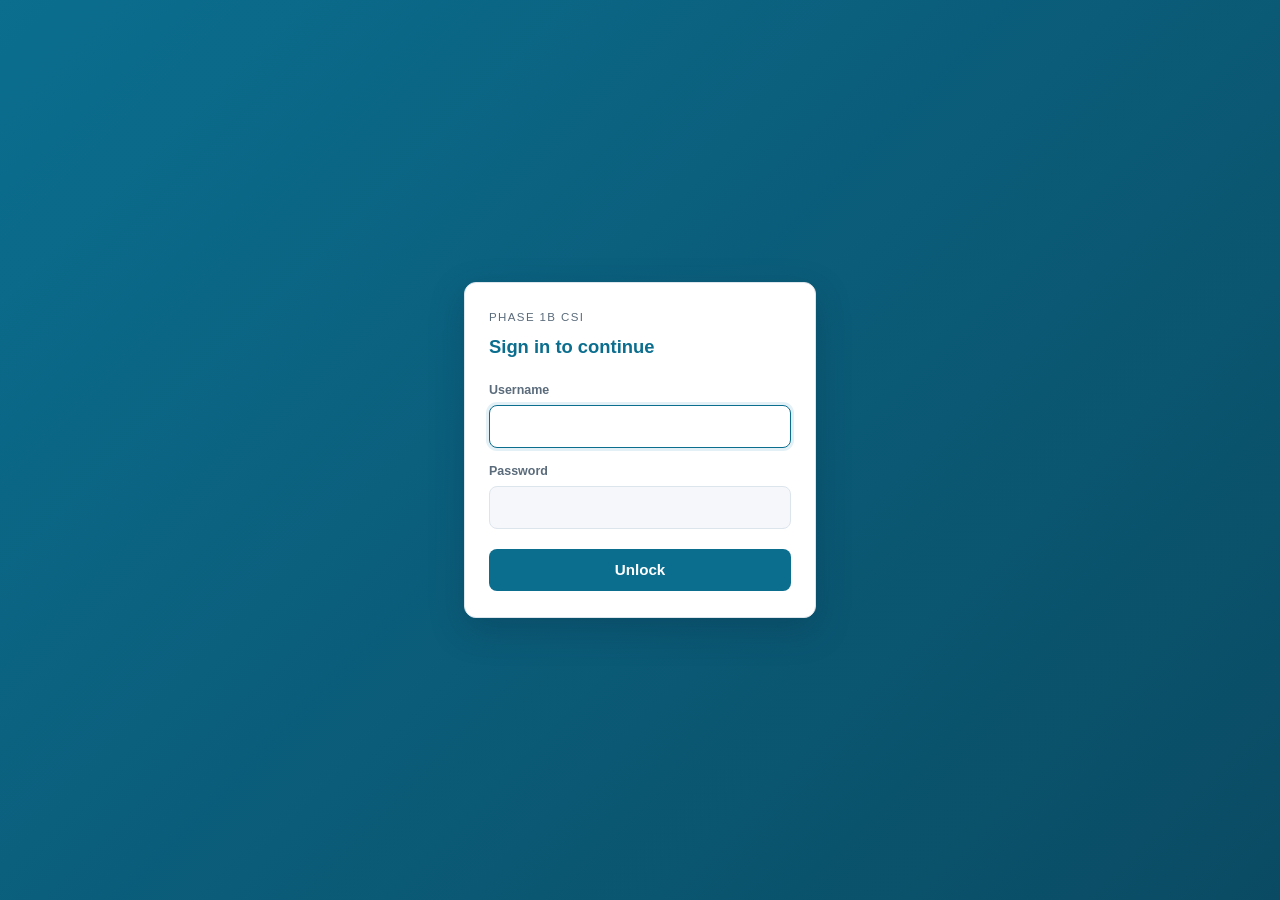
<file: Outcomes/lucy-allen-diarrhoea.html>
<!DOCTYPE html>
<html lang="en">
<head>
<meta charset="utf-8" />
<script src="auth.js"></script>
<meta name="viewport" content="width=device-width, initial-scale=1" />
<title>Lucy Allen — Diarrhoea (Phase 1B CSI)</title>
<link rel="stylesheet" href="style.css" />
</head>
<body>
<header>
  <div class="wrap">
    <p class="kicker">Phase 1B CSI · Case 7 · full notes</p>
    <h1>Lucy Allen — Diarrhoea</h1>
    <p>Definitions and classification of diarrhoea, GI fluid handling, inflammatory vs non-inflammatory (secretory/osmotic) mechanisms, treatment challenges, IBS vs IBD, investigations, and Crohn's disease.</p>
    <p style="margin-top:1rem"><a class="back" href="index.html">← Back to revision hub</a></p>
  </div>
</header>

<nav class="toc">
  <div class="wrap">
    <a href="#defs">Definitions</a>
    <a href="#fluid">GI Fluid Handling</a>
    <a href="#inflammatory">Inflammatory</a>
    <a href="#noninflammatory">Non-inflammatory</a>
    <a href="#transport">Ion Transport</a>
    <a href="#treatment">Treatment Challenges</a>
    <a href="#ibsibd">IBS vs IBD</a>
    <a href="#investigations">Investigations</a>
    <a href="#crohns">Crohn's Disease</a>
  </div>
</nav>

<main>

  <section id="defs">
    <h2><span class="num">1</span> Definitions &amp; Classification</h2>
    <p class="section-lead">Pre-Session — what diarrhoea is and how it is classified.</p>
    <div class="qa">
      <p class="q">Define diarrhoea</p>
      <ul>
        <li>Three or more loose or liquid stools per 24 hours, and/or</li>
        <li>Stools more frequent than normal for the individual (lasting &lt;14 days), and/or</li>
        <li>Stool weight greater than 200 g/day</li>
      </ul>
    </div>
    <div class="qa">
      <p class="q">Classification by duration</p>
      <table>
        <tr><th>Type</th><th>Duration</th></tr>
        <tr><td>Acute</td><td>≤ 14 days</td></tr>
        <tr><td>Persistent</td><td>&gt; 14 days</td></tr>
        <tr><td>Chronic</td><td>&gt; 4 weeks</td></tr>
      </table>
    </div>
    <div class="qa">
      <p class="q">What causes diarrhoea?</p>
      <ul>
        <li>Occurs when various factors interfere with the normal processes of water reabsorption or secretion</li>
        <li>Characterised by decreased reabsorption or increased secretion of fluid and electrolytes, or increased bowel motility</li>
      </ul>
    </div>
    <div class="qa">
      <p class="q">The two main categories</p>
      <ul>
        <li>Inflammatory</li>
        <li>Non-inflammatory</li>
      </ul>
    </div>
  </section>

  <section id="fluid">
    <h2><span class="num">2</span> GI Fluid Handling</h2>
    <div class="qa">
      <p class="q">How much fluid enters the GI tract daily, and its sources?</p>
      <ul>
        <li>~10 litres per day</li>
        <li>Ingested food and drink (~2 L), salivary glands (~1.5 L), stomach (~2.5 L — HCl, mucus), pancreas (~1.5 L), bile ducts (~0.5 L), duodenum (~1 L — mucus, bicarbonate, enzymes)</li>
      </ul>
    </div>
    <div class="qa">
      <p class="q">Fluid reabsorption</p>
      <ul>
        <li>Water and electrolytes initially secreted into the digestive system are actively transported back into the bloodstream through the intestinal wall ("re-absorbed" from the gut lumen)</li>
        <li>Purpose: retain most of the fluid consumed and prevent excessive fluid loss in stool</li>
        <li>Main site: the <b>small intestine</b></li>
        <li>~99% of the fluid (~9.9 L) is reabsorbed; ~0.1 L is excreted in faeces daily</li>
        <li>The process is passive, driven by osmotic gradients: water moves by osmosis following the absorption of solutes like Na⁺, Cl⁻, glucose, and amino acids</li>
      </ul>
    </div>
  </section>

  <section id="inflammatory">
    <h2><span class="num">3</span> Inflammatory Diarrhoea</h2>
    <div class="qa">
      <p class="q">What is inflammatory diarrhoea?</p>
      <p>A form of diarrhoea that indicates the presence of an inflammatory process.</p>
    </div>
    <div class="qa">
      <p class="q">Causes and clinical features</p>
      <ul>
        <li><b>Causes:</b> bacterial infection, viral infection, parasitic infection, bowel ischaemia, radiation injury, inflammatory bowel disease (IBD)</li>
        <li><b>Clinical features:</b> mucoid/bloody stool, tenesmus, fever, severe crampy abdominal pain</li>
        <li><b>Tenesmus:</b> the feeling that you need a bowel movement even though your bowels are empty</li>
      </ul>
    </div>
    <div class="qa">
      <p class="q">Infectious inflammatory diarrhoea and volume depletion</p>
      <ul>
        <li>Induced by bacterial, viral or parasitic infection</li>
        <li>Usually small in volume with frequent bowel movements</li>
        <li><b>Volume depletion:</b> a reduction in extracellular fluid (ECF) volume when salt and fluid losses exceed intake on a sustained basis</li>
        <li>Does not usually cause volume depletion in adults, but may in children or older adults</li>
        <li>Most common US causes: bacterial (Campylobacter, Salmonella, Shigella, E. coli, C. difficile). Viruses commonly affect children in day care; protozoa/parasites in developing countries</li>
      </ul>
    </div>
    <div class="qa">
      <p class="q">Identifying it clinically; histology</p>
      <ul>
        <li>Stool may show leukocytes; tests for faecal occult blood may be positive</li>
        <li><span class="pill">Note</span> The faecal leukocyte test has a high false-negative rate (low sensitivity), but a positive test is very informative — leukocytes indicate bowel inflammation</li>
        <li>GI histology is <b>abnormal</b> in inflammatory diarrhoea</li>
      </ul>
    </div>
  </section>

  <section id="noninflammatory">
    <h2><span class="num">4</span> Non-inflammatory Diarrhoea</h2>
    <div class="qa">
      <p class="q">What is it, and its clinical features?</p>
      <ul>
        <li>A form of diarrhoea indicating the absence of an inflammatory process</li>
        <li>Usually watery, large-volume, frequent stool (&gt;10–20 per day); volume depletion is possible due to high volume/frequency</li>
        <li>Clinical features: no tenesmus, no blood in stool, no fever, no faecal leukocytes</li>
        <li>GI architecture is <b>preserved</b> histologically</li>
        <li>Two types: <b>secretory</b> and <b>osmotic</b></li>
      </ul>
    </div>
    <div class="qa">
      <p class="q">Secretory diarrhoea</p>
      <ul>
        <li>Altered transport of ions across the mucosa (esp. small intestine) → increased secretion and decreased absorption of fluids/electrolytes</li>
        <li>Does <b>not</b> decrease by fasting</li>
        <li>Causes: enterotoxins (Vibrio cholerae, Staph aureus, enterotoxigenic E. coli, possibly HIV and rotavirus), hormonal agents (VIP, small-cell lung cancer, neuroblastoma), laxative use, intestinal resection, bile salts, fatty acids. Also chronic causes: coeliac sprue, collagenous colitis, hyperthyroidism, carcinoid tumours</li>
      </ul>
    </div>
    <div class="qa">
      <p class="q">Osmotic diarrhoea</p>
      <ul>
        <li>Caused by poorly reabsorbed substances in the intestines drawing excess fluid into the bowel lumen → watery stools</li>
        <li><b>Improves or stops with fasting</b></li>
        <li>Stool volume relatively small (vs secretory)</li>
        <li>Caused by unabsorbed/poorly absorbed solutes (magnesium, sorbitol, mannitol)</li>
        <li>Test: stool electrolytes show an increased osmotic gap (&gt;50); stool is always isosmotic (260–290 mOsm/L) with serum</li>
      </ul>
    </div>
    <div class="qa">
      <p class="q">The osmotic gap; maldigestion vs malabsorption</p>
      <ul>
        <li><b>Osmotic gap:</b> the difference between the measured osmolality of a fluid and the calculated osmolality from known solute concentrations (sodium, potassium, urea, glucose)</li>
        <li><b>Maldigestion:</b> impaired digestion of nutrients within the intestinal lumen at the brush border membrane → poorly absorbed solute. Causes: pancreatic exocrine insufficiency, lactase deficiency</li>
        <li><b>Malabsorption:</b> impaired absorption of nutrients → poorly absorbed solute. Causes: small bowel bacterial overgrowth, mesenteric ischaemia, post bowel resection (short bowel syndrome), mucosal disease (coeliac disease)</li>
      </ul>
    </div>
  </section>

  <section id="transport">
    <h2><span class="num">5</span> Ion Transport &amp; Water Movement</h2>
    <p class="section-lead">Main Session — the cellular basis of secretion and reabsorption.</p>
    <div class="qa">
      <p class="q">Daily water figures and transport routes</p>
      <ul>
        <li>Excreted in faeces: 100–200 ml/day; consumed: ~1–2 L/day; secreted into GI tract: ~6–7 L/day</li>
        <li><b>Transcellular transport:</b> solutes travel through a cell</li>
        <li><b>Paracellular transport:</b> solutes travel around a cell, through adjacent gap junctions</li>
      </ul>
    </div>
    <div class="qa">
      <p class="q">Water secretion into the GI tract</p>
      <ul>
        <li>Apical Cl⁻ ion channels allow Cl⁻ into the lumen when the stomach is empty</li>
        <li>This prompts paracellular transport of Na⁺ from the bloodstream into the lumen to balance the electrochemical gradient</li>
        <li>This creates an osmotic gradient, drawing water from the bloodstream into the lumen</li>
        <li>Generally occurs when the stomach is empty</li>
      </ul>
    </div>
    <div class="qa">
      <p class="q">Water reabsorption into the bloodstream</p>
      <ul>
        <li>After eating, the GI lumen has lots of glucose, Na⁺ and amino acids</li>
        <li>These are transported from the lumen to the capillaries using apical and basolateral transporters</li>
        <li>Na⁺ is transported transcellularly and creates an osmotic gradient which water follows</li>
        <li>Generally occurs when the stomach is full, after a meal</li>
      </ul>
    </div>
    <div class="qa">
      <p class="q">How ion channels are affected in secretory diarrhoea</p>
      <ul>
        <li>Increased activation of the apical Cl⁻ channels → increased Cl⁻ into the lumen</li>
        <li>→ increased paracellular Na⁺ transport from blood to lumen → increased water secretion into the lumen</li>
        <li>In inflammatory diarrhoea, <b>reduced absorption</b> predominates</li>
      </ul>
    </div>
    <div class="qa">
      <p class="q">How maldigestion leads to osmotic diarrhoea</p>
      <ul>
        <li>Important food constituents (glucose, Na⁺, amino acids) normally transported to the blood to aid water reabsorption are not present, because the body has not broken down the food</li>
        <li>Secreted water therefore remains in the GI tract → osmotic diarrhoea (sorbitol also retains water in the GI tract)</li>
      </ul>
    </div>
  </section>

  <section id="treatment">
    <h2><span class="num">6</span> Treatment Challenges</h2>
    <div class="qa">
      <p class="q">Why each type is difficult to treat</p>
      <ul>
        <li><b>Inflammatory:</b> anti-inflammatory drugs are designed for colon absorption, so only work if the affected area is the colon; they also have significant side effects</li>
        <li><b>Secretory:</b> drugs targeting transporters (e.g. SGLT-2 inhibitors) could have adverse side effects because the transporters are present elsewhere (heart, kidneys)</li>
        <li><b>Osmotic (maldigestion):</b> exogenous enzymes are susceptible to digestion so may be ineffective; it's difficult to enhance endogenous enzyme activity; gene therapy risks unwanted immune responses</li>
      </ul>
    </div>
    <div class="qa">
      <p class="q">SGLT-1 vs SGLT-2</p>
      <ul>
        <li><b>SGLT-1:</b> primarily reabsorbs glucose in the small intestine</li>
        <li><b>SGLT-2:</b> primarily reabsorbs glucose in the kidney</li>
      </ul>
    </div>
  </section>

  <section id="ibsibd">
    <h2><span class="num">7</span> IBS vs IBD</h2>
    <div class="qa">
      <p class="q">Difference between IBS and IBD</p>
      <ul>
        <li>There is a lot of overlap, but IBD is associated more with blood in stool and feverish symptoms (due to inflammation), which is not present in IBS</li>
        <li>IBD is considered to be more serious</li>
      </ul>
    </div>
    <div class="qa">
      <p class="q">Symptom comparison</p>
      <table>
        <tr><th>Unique to IBS</th><th>Unique to IBD</th><th>Common to both</th></tr>
        <tr>
          <td>Alternating constipation and diarrhoea; bloating</td>
          <td>Weight loss; fever; blood in stool</td>
          <td>Faecal urgency; abdominal pain; mucus in stool; fatigue</td>
        </tr>
      </table>
      <p><span class="pill">Definition</span> Abdominal tenderness means pain/discomfort when pressure is applied to a specific area of the abdomen — typically indicating soreness or inflammation in the abdominal organs.</p>
    </div>
  </section>

  <section id="investigations">
    <h2><span class="num">8</span> Investigations</h2>
    <div class="qa">
      <p class="q">Investigations for the cause of diarrhoea</p>
      <table>
        <tr><th>Investigation</th><th>What it checks</th></tr>
        <tr><td>Full blood count (FBC)</td><td>Anaemia, signs of infection/inflammation</td></tr>
        <tr><td>Urea &amp; electrolytes</td><td>Renal function and electrolyte status</td></tr>
        <tr><td>C-reactive protein (CRP)</td><td>Infection/inflammation</td></tr>
        <tr><td>Liver function tests</td><td>Hepatitis; liver function before administering drugs</td></tr>
        <tr><td>Faecal immunochemical test (FIT)</td><td>Hidden blood in stool (bowel cancer, IBD)</td></tr>
        <tr><td>Thyroid function tests</td><td>Hyperthyroidism → GI overactivity → diarrhoea</td></tr>
        <tr><td>CA125</td><td>Ovarian cancer</td></tr>
        <tr><td>Faecal calprotectin</td><td>Bowel inflammation (high level indicates IBD)</td></tr>
        <tr><td>Erythrocyte sedimentation rate (ESR)</td><td>Inflammation</td></tr>
      </table>
    </div>
    <div class="qa">
      <p class="q">Steps in the assessment of diarrhoea</p>
      <ul>
        <li>Determine onset, duration, frequency and severity of symptoms</li>
        <li>Enquire about red flag symptoms</li>
        <li>Attempt to ascertain the underlying cause</li>
        <li>Assess for complications of diarrhoea</li>
        <li>Perform an abdominal examination; consider a rectal examination</li>
      </ul>
    </div>
  </section>

  <section id="crohns">
    <h2><span class="num">9</span> IBD: Crohn's vs Ulcerative Colitis</h2>
    <div class="qa">
      <p class="q">The two main forms of IBD, and how they differ</p>
      <p>Crohn's disease and ulcerative colitis.</p>
      <table>
        <tr><th>Feature</th><th>Ulcerative colitis</th><th>Crohn's disease</th></tr>
        <tr><td>Inflammation pattern</td><td>Continuous</td><td>Patchy (skip lesions)</td></tr>
        <tr><td>Bowel layers</td><td>Superficial (mucosa)</td><td>Almost all layers (mucosa, submucosa, muscularis)</td></tr>
        <tr><td>Location</td><td>Colon and rectum</td><td>Anywhere from mouth to anus</td></tr>
        <tr><td>Granulomas</td><td>Typically lacks</td><td>May have</td></tr>
        <tr><td>Ulcers/fistulas</td><td>Superficial</td><td>Deeper fistulas and ulcerations</td></tr>
        <tr><td>Perianal involvement</td><td>Not usual</td><td>More likely</td></tr>
        <tr><td>Other histology</td><td>Broad-based ulcers, pseudopolyps, crypt distortion without branching, no crypt abscesses</td><td>Lymphoid aggregates, cobblestone appearance, crypt distortion with branching, crypt abscesses</td></tr>
      </table>
      <p><span class="pill">Note</span> A skip lesion is an area of normal tissue between affected areas.</p>
    </div>
    <div class="qa">
      <p class="q">Management of Crohn's disease</p>
      <ul>
        <li><b>Conservative:</b> smoking cessation, diet, avoid triggers, high energy supplements</li>
        <li><b>Inducing remission:</b> glucocorticoids (prednisolone, budesonide); 2nd line 5-ASA/aminosalicylate (mesalazine); infliximab/adalimumab or ustekinumab/vedolizumab if other therapies fail</li>
        <li><b>Maintaining remission:</b> azathioprine or mercaptopurine; 2nd line methotrexate</li>
        <li><b>Surgical aims:</b> conserve as much bowel as possible, alleviate complications, achieve best quality of life</li>
        <li><b>Surgical types:</b> bowel resection, stricturoplasty (widen a narrowed section), peri-anal fistulae, draining of perianal abscess</li>
      </ul>
    </div>
    <div class="qa">
      <p class="q">Crohn's disease — Post-Session summary</p>
      <ul>
        <li>A lifelong condition where parts of the digestive system become inflamed; one type of IBD</li>
        <li>Symptoms usually start in childhood or early adulthood (affects all ages)</li>
        <li><b>Main symptoms:</b> diarrhoea, stomach aches/cramps, blood in poo, fatigue, weight loss</li>
        <li><b>Other symptoms:</b> high temperature, nausea/vomiting, joint pains, sore red eyes, painful red swollen skin (usually legs), mouth ulcers</li>
        <li>Symptoms may be constant or come and go (a return is a "flare-up"); children may grow more slowly</li>
        <li><b>See a GP if:</b> blood in poo, diarrhoea &gt;7 days, frequent stomach aches/cramps, unexplained weight loss or slow growth</li>
        <li><b>Diagnosis:</b> GP asks about symptoms, diet, recent travel, medicines, family history; examines the tummy, takes blood, requests a stool sample. A gastroenterologist may do a colonoscopy, biopsy, or MRI/CT scan</li>
        <li><b>Treatment:</b> no cure, but treatment reduces/controls symptoms — medicines to reduce inflammation (usually steroid tablets) and medicines to stop inflammation coming back</li>
      </ul>
    </div>
  </section>

  <div class="warn">
    <strong>Note on source fidelity:</strong> PDF text extraction reordered some phrases from the original Notion notes, and some content repeats across sessions. Verify figures (fluid volumes, osmotic gap thresholds) against the source before exams.
  </div>

</main>

<footer>
  Full notes generated from the Phase 1B CSI wiki · source: <code>raw/pdfs/7. Lucy Allen - Diarrhoea.pdf</code> · 2026-07-16.
</footer>

</body>
</html>
</file>
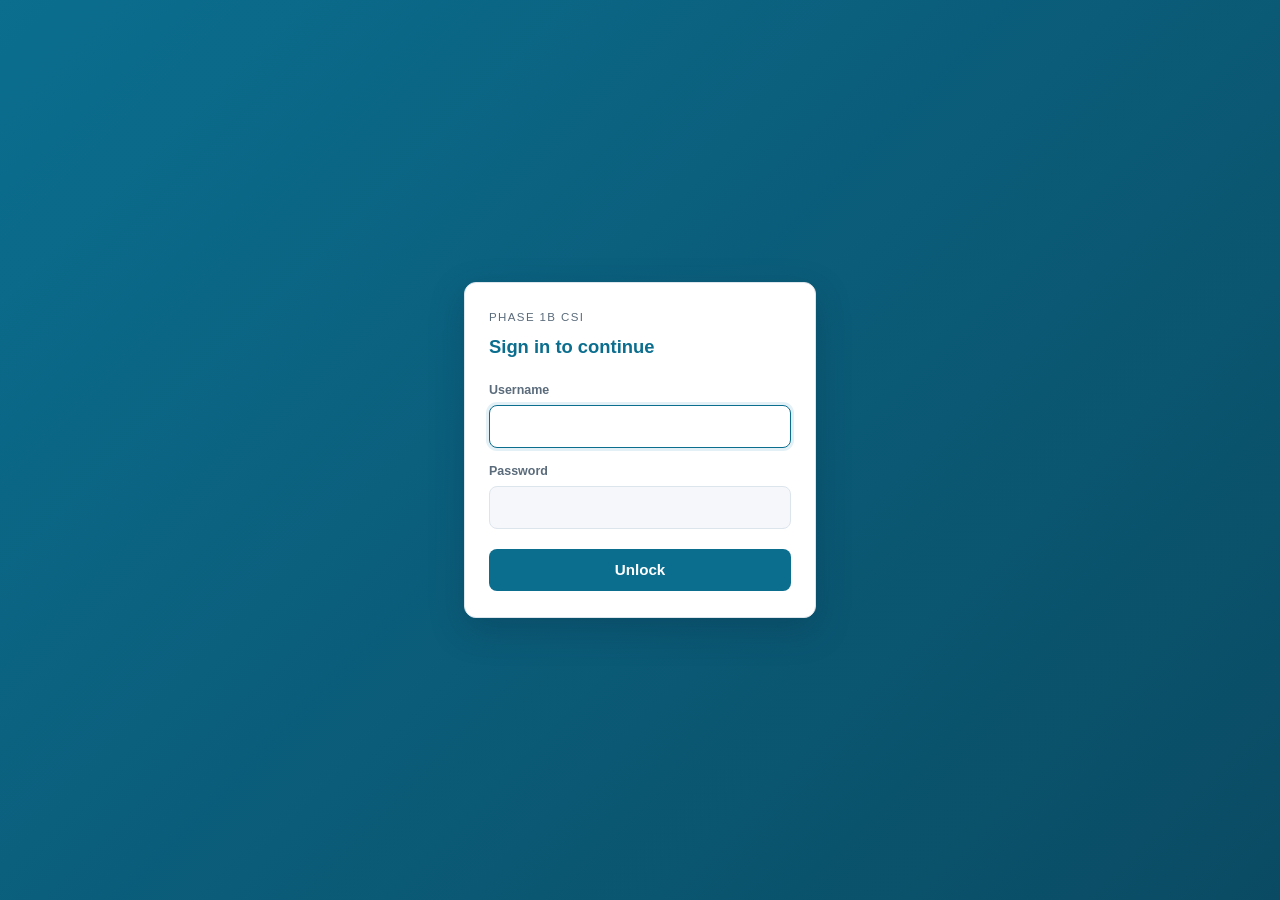
<file: Outcomes/lucy-benjamin-crohns-complications.html>
<!DOCTYPE html>
<html lang="en">
<head>
<meta charset="utf-8" />
<script src="auth.js"></script>
<meta name="viewport" content="width=device-width, initial-scale=1" />
<title>Lucy Benjamin — Complications of Crohn's (Phase 1B CSI)</title>
<link rel="stylesheet" href="style.css" />
</head>
<body>
<header>
  <div class="wrap">
    <p class="kicker">Phase 1B CSI · Case 8 · full notes</p>
    <h1>Lucy Benjamin — Complications of Crohn's</h1>
    <p>Crohn's disease review and management, characterising pain with SOCRATES, the acute abdomen (appendicitis, obstruction, pancreatitis, cholecystitis), ABO/RhD blood groups, stomas, strictures, and fistulising Crohn's.</p>
    <p style="margin-top:1rem"><a class="back" href="index.html">← Back to revision hub</a></p>
  </div>
</header>

<nav class="toc">
  <div class="wrap">
    <a href="#crohns">Crohn's Review</a>
    <a href="#treatment">Treatment</a>
    <a href="#socrates">SOCRATES &amp; Acute Abdomen</a>
    <a href="#obstruction">Bowel Obstruction</a>
    <a href="#blood">Blood Groups</a>
    <a href="#stoma">Losing the Large Intestine</a>
    <a href="#strictures">Strictures</a>
    <a href="#fistulas">Fistulising Crohn's</a>
  </div>
</nav>

<main>

  <section id="crohns">
    <h2><span class="num">1</span> Crohn's Disease Review</h2>
    <p class="section-lead">Pre-Reading — recap of Crohn's disease, its presentation and diagnosis.</p>
    <div class="qa">
      <p class="q">What is Crohn's disease?</p>
      <ul>
        <li>A long-term condition that causes inflammation of the lining of the digestive system</li>
        <li>Usually diagnosed between the ages of 15 and 40</li>
        <li>Symptoms depend on which part of the digestive system is inflamed</li>
      </ul>
    </div>
    <div class="qa">
      <p class="q">Symptoms of Crohn's disease</p>
      <ul>
        <li><b>Common:</b> recurring diarrhoea, abdominal pain/cramping (usually worse after eating), extreme tiredness, unintended weight loss, blood and mucus in poo</li>
        <li><b>Less common:</b> fever ≥38°C, nausea, vomiting, joint pain and swelling (arthritis), uveitis, painful red swollen skin (most often the legs), mouth ulcers, anal pain and discharge (perianal Crohn's)</li>
        <li>Children may grow at a slower rate than expected</li>
      </ul>
    </div>
    <div class="qa">
      <p class="q">Remission vs flare-up</p>
      <ul>
        <li><b>Remission:</b> long periods without symptoms, or very mild symptoms</li>
        <li><b>Flare-up/relapse:</b> periods where the symptoms are particularly troublesome</li>
      </ul>
    </div>
    <div class="qa">
      <p class="q">Cause and risk factors</p>
      <ul>
        <li>The exact cause is <b>unknown</b> — a combination of factors may be responsible</li>
        <li>Genetics (inherited genes)</li>
        <li>Immune system problem (attacks healthy gut bacteria, causing inflammation)</li>
        <li>Environmental factors (air pollution, medication, previous infections)</li>
        <li>Smoking — smokers are twice as likely to develop Crohn's, and usually have more severe symptoms</li>
      </ul>
    </div>
    <div class="qa">
      <p class="q">Diagnosis — GP and gastroenterologist</p>
      <ul>
        <li><b>GP questions:</b> pattern of symptoms, diet, recent travel, medication, family history of bowel conditions</li>
        <li><b>GP tests:</b> pulse, blood pressure, height/weight, temperature, examine the abdomen, blood tests (inflammation, infection, anaemia), stool sample (qFIT for blood/mucus), faecal calprotectin (infection/inflammation)</li>
        <li><b>Gastroenterologist tests:</b> gastroscopy, colonoscopy, sigmoidoscopy, colon capsule endoscopy (pill camera), barium enema X-ray, MRI or CT scan</li>
      </ul>
    </div>
  </section>

  <section id="treatment">
    <h2><span class="num">2</span> Treatment of Crohn's Disease</h2>
    <div class="qa">
      <p class="q">Aim and lines of treatment</p>
      <ul>
        <li>No cure, but treatment can improve symptoms and keep inflammation under control</li>
        <li><b>First-line:</b> steroids/corticosteroids (prednisolone or budesonide) to reduce inflammation quickly</li>
        <li><b>Follow-up:</b> immunosuppressants and biological therapies</li>
        <li><b>Immunosuppressants:</b> azathioprine, mercaptopurine, methotrexate</li>
        <li><b>Biological therapies:</b> block particular chemicals involved in the immune response (e.g. cytokines) to reduce inflammation. Side effects: itchy skin, high temperature, joint/muscle pain, swelling of hands/lips, problems swallowing</li>
      </ul>
    </div>
    <div class="qa">
      <p class="q">Surgery and resection</p>
      <ul>
        <li>An option if you choose it over medication side effects, medications don't control symptoms, quality of life is severely affected, or you have serious complications</li>
        <li><b>Resection:</b> removing the inflamed area of the intestine</li>
        <li>After resection: healthy sections may be joined back together, OR the end of the small bowel is joined to the skin of your tummy (an ileostomy/stoma) — poo collects in special bags</li>
      </ul>
    </div>
    <div class="qa">
      <p class="q">Lifestyle, diet, and fertility</p>
      <ul>
        <li><b>Dietary:</b> eat 5–6 small meals rather than 3 main meals; eat a healthy, varied diet (fruit, vegetables, nuts, seeds, proteins, wholegrains); drink plenty of water</li>
        <li><b>Lifestyle:</b> stop smoking, especially if surgery is needed</li>
        <li><b>Fertility:</b> a woman's chance of becoming pregnant isn't usually affected, but surgery might affect fertility; avoid getting pregnant during a flare-up until it's controlled</li>
      </ul>
    </div>
    <div class="qa">
      <p class="q">Complications of Crohn's</p>
      <ul>
        <li>Over time, inflammation can damage the digestive system, causing: narrowing of the bowel (stricture) and a channel between the bowel and skin/another section of bowel/an organ (fistula)</li>
        <li>These usually need surgical treatment</li>
      </ul>
    </div>
  </section>

  <section id="socrates">
    <h2><span class="num">3</span> SOCRATES &amp; The Acute Abdomen</h2>
    <p class="section-lead">Main Session — characterising pain and comparing acute abdominal presentations.</p>
    <div class="qa">
      <p class="q">How do we gather information about a patient's pain?</p>
      <p><b>SOCRATES:</b> Site, Onset, Character, Radiation, Associated symptoms, Timing, Exacerbating factors, Severity.</p>
    </div>
    <div class="qa">
      <p class="q">Comparison of acute abdominal presentations</p>
      <table>
        <tr><th></th><th>Site</th><th>Character</th><th>Exacerbated by</th></tr>
        <tr><td>Appendicitis</td><td>Starts umbilical, then RLQ</td><td>Consistent with intermittent cramps</td><td>Movement, coughing</td></tr>
        <tr><td>Small bowel obstruction</td><td>Umbilical</td><td>Colicky and severe</td><td>Oral intake (eating/drinking)</td></tr>
        <tr><td>Pancreatitis</td><td>Epigastric/LUQ, radiating to the back</td><td>Constant and severe</td><td>Movement</td></tr>
        <tr><td>Cholecystitis</td><td>Constant RUQ, right shoulder pain</td><td>Constant and severe</td><td>Eating fatty foods</td></tr>
      </table>
      <p>All four are described as <b>severe</b>.</p>
    </div>
    <div class="qa">
      <p class="q">Associated symptoms and signs</p>
      <ul>
        <li><b>Appendicitis:</b> anorexia (very common), nausea/vomiting, failure to pass flatus or stool, Rovsing's sign</li>
        <li><b>Small bowel obstruction:</b> anorexia, nausea/vomiting, failure to pass flatus or stool, abdominal distension/bloating</li>
        <li><b>Pancreatitis:</b> nausea/vomiting, anorexia, dyspnoea</li>
        <li><b>Cholecystitis:</b> nausea/vomiting, Murphy's sign</li>
      </ul>
    </div>
    <div class="qa">
      <p class="q">Key signs</p>
      <ul>
        <li><b>Rovsing's sign:</b> right lower abdominal pain upon palpation of the left side of the lower abdomen (positive)</li>
        <li><b>Murphy's sign:</b> pain on inspiration when the inflamed gallbladder contacts the examiner's hand (positive) — used to help diagnose acute cholecystitis</li>
      </ul>
    </div>
  </section>

  <section id="obstruction">
    <h2><span class="num">4</span> Bowel Obstruction</h2>
    <div class="qa">
      <p class="q">Symptoms and severity</p>
      <ul>
        <li><b>Small bowel obstruction symptoms:</b> nausea and vomiting, abdominal pain, bowels not opening, not passing wind, bloated and burping</li>
        <li>Large bowel obstruction is <b>more severe</b> than small bowel obstruction</li>
      </ul>
    </div>
  </section>

  <section id="blood">
    <h2><span class="num">5</span> Blood Groups (ABO &amp; RhD)</h2>
    <div class="qa">
      <p class="q">The ABO blood group system</p>
      <table>
        <tr><th>Group</th><th>Antigen expressed</th><th>Gene codes for</th></tr>
        <tr><td>A</td><td>A antigen</td><td>An enzyme adding N-acetylgalactosamine (GalNac) to the H antigen</td></tr>
        <tr><td>B</td><td>B antigen</td><td>An enzyme adding galactose (Gal) to the H antigen</td></tr>
        <tr><td>AB</td><td>Both A and B antigens</td><td>—</td></tr>
        <tr><td>O</td><td>Neither antigen</td><td>An inactive enzyme (recessive); H antigen remains unchanged</td></tr>
      </table>
      <p><span class="pill">Definition</span> The common <b>H antigen</b> is a sugar molecule found on virtually all red blood cells that acts as a precursor to the A and B antigens.</p>
    </div>
    <div class="qa">
      <p class="q">Haemolytic disease of the foetus and newborn (HDFN)</p>
      <ul>
        <li>Antibodies from the mother cross the placenta and recognise the foetal RBCs as foreign → haemolysis in the fetus</li>
        <li>Only occurs when the mother has a different blood group to the foetus</li>
      </ul>
    </div>
    <div class="qa">
      <p class="q">Why not give RhD positive blood to a woman wanting a baby in future?</p>
      <ul>
        <li>For a woman with RhD negative blood, exposure to the RhD antigen could be problematic for future pregnancy</li>
        <li>Exposure elicits an immune response, producing anti-RhD antibodies</li>
        <li>If a future fetus is RhD positive, these antibodies could cross the placenta → fetal haemolysis (HDFN)</li>
      </ul>
    </div>
  </section>

  <section id="stoma">
    <h2><span class="num">6</span> Losing the Large Intestine</h2>
    <div class="qa">
      <p class="q">Physiological consequences and adaptations</p>
      <ul>
        <li><b>Consequences:</b> water and electrolyte loss (e.g. Na⁺)</li>
        <li><b>Adaptations:</b> muscle hypertrophy and hyperplasia, aldosterone up-regulation, hypomotility (slower gut transit gives more time for absorption)</li>
      </ul>
    </div>
    <div class="qa">
      <p class="q">Ileostomy vs colostomy appearance</p>
      <table>
        <tr><th>Colostomy</th><th>Ileostomy</th></tr>
        <tr>
          <td>Flatter and more flushed with the skin (large bowel content is more solid)</td>
          <td>More bumpy and sticks out a lot more (small bowel content is more liquid)</td>
        </tr>
      </table>
    </div>
  </section>

  <section id="strictures">
    <h2><span class="num">7</span> Strictures</h2>
    <p class="section-lead">Post-Session — stricture formation and surgical repair.</p>
    <div class="qa">
      <p class="q">What is a stricture, and its significance?</p>
      <ul>
        <li>Chronic inflammation in the intestines can cause the walls to thicken or form scar tissue, narrowing a section of intestine (a stricture)</li>
        <li>Symptoms: nausea, vomiting, severe cramping, constipation</li>
        <li>Important to repair, because narrowing could cause a blockage preventing stool from passing through</li>
      </ul>
    </div>
    <div class="qa">
      <p class="q">Strictureplasty</p>
      <ul>
        <li>A surgical procedure to repair a stricture by widening the narrowed area without removing any intestine</li>
        <li>Initial treatment for inflammatory strictures is typically medication to improve the narrowing</li>
        <li>Surgical options: strictureplasty and small bowel resection</li>
        <li>Most effective in the <b>ileum and jejunum</b>; less effective in the <b>duodenum</b></li>
        <li>How it's performed: the surgeon cuts lengthwise along the narrowed area, then sews the intestine crosswise — shortening and widening the affected part so food can pass through</li>
      </ul>
    </div>
    <div class="qa">
      <p class="q">Why is strictureplasty preferred over resection?</p>
      <ul>
        <li>Removing portions of the small intestine can cause complications such as short bowel syndrome</li>
        <li><b>Short bowel syndrome:</b> occurs when large sections of small intestine are removed and the body is unable to absorb adequate nutrients and water</li>
      </ul>
    </div>
  </section>

  <section id="fistulas">
    <h2><span class="num">8</span> Fistulising Crohn's Disease</h2>
    <div class="qa">
      <p class="q">What is a fistula, and fistulising Crohn's?</p>
      <ul>
        <li><b>Fistula:</b> an abnormal connection or tunnelling between the intestines and a nearby organ or skin</li>
        <li><b>Fistulising Crohn's disease:</b> a complication where a chronic tract forms between two epithelial surfaces</li>
        <li>Fistulas form when inflammation causes sores or ulcers on the inside wall of the intestine or nearby organs</li>
      </ul>
    </div>
    <div class="qa">
      <p class="q">Types of fistula and where they connect</p>
      <table>
        <tr><th>Fistula</th><th>Connection</th></tr>
        <tr><td>Perianal</td><td>Anal canal/rectum ↔ surface of skin in the anal area</td></tr>
        <tr><td>Rectovaginal / Colovaginal</td><td>Intestines ↔ vagina</td></tr>
        <tr><td>Enteroenteric</td><td>One part of the intestines ↔ another part of the intestines</td></tr>
        <tr><td>Enterocutaneous / Colocutaneous</td><td>Intestines ↔ surface of the skin</td></tr>
        <tr><td>Enterovesical / Colovesical</td><td>Intestines ↔ bladder</td></tr>
      </table>
    </div>
    <div class="qa">
      <p class="q">Symptoms by fistula type</p>
      <ul>
        <li><b>Perianal:</b> tender swelling/lump around the anus; pain and irritation when sitting/moving/coughing or during a bowel movement; drainage/discharge; bleeding</li>
        <li><b>Rectovaginal/colovaginal:</b> passing air; stool or pus through the vagina; brown/foul-smelling discharge; painful intercourse. Treatment (rectovaginal): vaginal advancement flap, LIFT procedure</li>
        <li><b>Enteroenteric:</b> diarrhoea (can feel like a flare), poor nutrient absorption, dehydration; possibly no symptoms at all</li>
        <li><b>Enterocutaneous/colocutaneous:</b> leaking of stool (may smell foul), brown discharge, redness, pain</li>
        <li><b>Enterovesical:</b> passing air/stool/pus when urinating, foul-smelling urine, urine leaking from anus, frequent urination</li>
      </ul>
    </div>
  </section>

  <div class="warn">
    <strong>Note on source fidelity:</strong> PDF text extraction reordered some phrases, and this case includes diagram-only slides (X-ray tasks, blood groups). Verify anatomical detail against the source before exams.
  </div>

</main>

<footer>
  Full notes generated from the Phase 1B CSI wiki · source: <code>raw/pdfs/8. Lucy Benjamin - Complications of Crohn's.pdf</code> · 2026-07-16.
</footer>

</body>
</html>
</file>
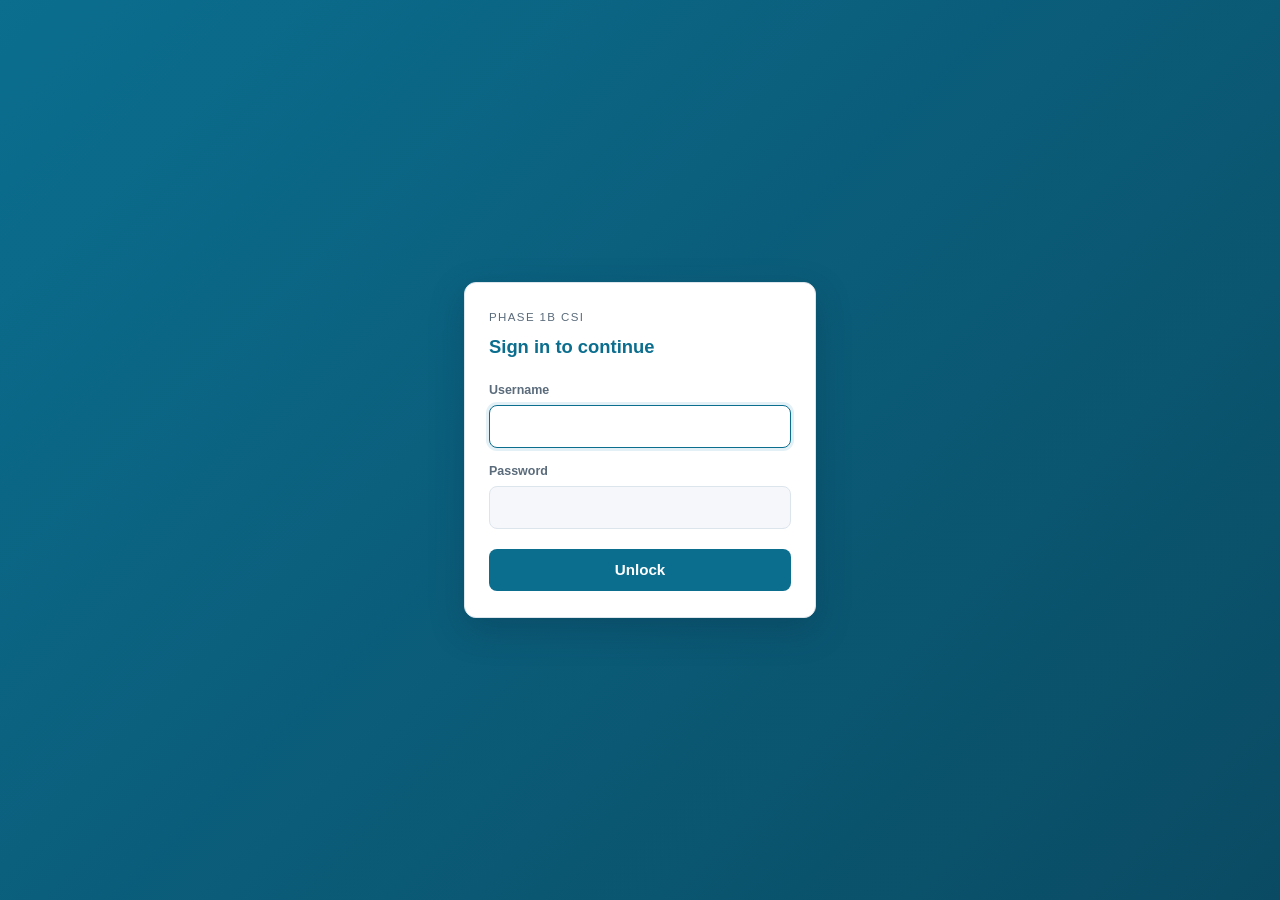
<file: Outcomes/paul-bennett-back-pain.html>
<!DOCTYPE html>
<html lang="en">
<head>
<meta charset="utf-8" />
<script src="auth.js"></script>
<meta name="viewport" content="width=device-width, initial-scale=1" />
<title>Paul Bennett — Back Pain (Phase 1B CSI)</title>
<link rel="stylesheet" href="style.css" />
</head>
<body>
<header>
  <div class="wrap">
    <p class="kicker">Phase 1B CSI · Case 6 · full notes</p>
    <h1>Paul Bennett — Back Pain</h1>
    <p>Sensory pathways (dorsal column vs spinothalamic), pain fibres and the reticular formation, causes of back pain and referred pain, and red-flag conditions (radiculopathy, cauda equina syndrome).</p>
    <p style="margin-top:1rem"><a class="back" href="index.html">← Back to revision hub</a></p>
  </div>
</header>

<nav class="toc">
  <div class="wrap">
    <a href="#intro">Overview</a>
    <a href="#dorsal">Dorsal Column</a>
    <a href="#spinothalamic">Spinothalamic Tract</a>
    <a href="#fibres">Pain Fibres &amp; Reticular Formation</a>
    <a href="#causes">Causes of Back Pain</a>
    <a href="#referred">Referred Pain</a>
    <a href="#redflags">Radiculopathy &amp; CES</a>
  </div>
</nav>

<main>

  <section id="intro">
    <h2><span class="num">1</span> Overview</h2>
    <p class="section-lead">Pre-Session — an introduction to back pain and pain-related brain regions.</p>
    <div class="qa">
      <p class="q">What is ankylosing spondylitis, and causes of back pain</p>
      <ul>
        <li><b>Ankylosing spondylitis (AS):</b> a chronic autoimmune disease causing inflammation in the spine and other joints</li>
        <li><b>Causes of back pain:</b> pulled muscle (strain), slipped disc, sciatica, ankylosing spondylitis, broken bone, cancer, infection</li>
      </ul>
    </div>
    <div class="qa">
      <p class="q">What stimulation of certain brain regions leads to</p>
      <table>
        <tr><th>Region</th><th>Effect of stimulation</th></tr>
        <tr><td>Insula</td><td>Vasoconstriction, increase in pulse rate, sweating</td></tr>
        <tr><td>Amygdala</td><td>Fear</td></tr>
        <tr><td>Reticular formation</td><td>Arousal</td></tr>
      </table>
    </div>
  </section>

  <section id="dorsal">
    <h2><span class="num">2</span> The Dorsal Column–Medial Lemniscus Pathway</h2>
    <div class="qa">
      <p class="q">Structure of dorsal column neurons from limbs to brain</p>
      <ul>
        <li><b>Primary neurones:</b> lower/upper limb → caudal medulla. Pass through the gracile/cuneate tracts and synapse at the gracile/cuneate nuclei. All primary neurones pass through the dorsal root ganglia.</li>
        <li><b>Secondary neurones:</b> gracile/cuneate nucleus of the caudal medulla → thalamus. The gracile and cuneate tracts join in a connected tract called the <b>medial lemniscus</b>. Secondary neurones cross (decussate) at the caudal medulla to the opposite side and synapse in the thalamus.</li>
        <li><b>Tertiary neurones:</b> thalamus → somatosensory cortex, where sensory information is processed.</li>
      </ul>
    </div>
  </section>

  <section id="spinothalamic">
    <h2><span class="num">3</span> The Spinothalamic Tract</h2>
    <div class="qa">
      <p class="q">Structure of spinothalamic neurons from limbs to brain</p>
      <ul>
        <li><b>Primary neurones:</b> lower/upper limb → spinal cord. Instead of synapsing at the medulla (like the dorsal column pathway), they synapse at the spinal cord level of entry.</li>
        <li><b>Secondary neurones:</b> spinal cord → thalamus. These decussate at the lower part of the spinal cord (where they initially synapsed) to reach the opposite side of the brain.</li>
        <li><b>Tertiary neurones:</b> thalamus → somatosensory cortex, where sensory information is processed.</li>
      </ul>
    </div>
    <div class="qa">
      <p class="q">Course of right-sided pain from receptor to brain</p>
      <ul>
        <li>Pain is received by nociceptors at the point of contact</li>
        <li>Relayed via the primary neurone from nociceptor → spinal cord</li>
        <li>The secondary neurone decussates within the spinal cord to the left side before synapsing at the thalamus (spinal cord → thalamus)</li>
        <li>The tertiary neurone goes thalamus → somatosensory cortex</li>
      </ul>
    </div>
    <div class="qa">
      <p class="q">Dorsal column vs spinothalamic — key difference</p>
      <table>
        <tr><th></th><th>Dorsal column</th><th>Spinothalamic</th></tr>
        <tr><td>Carries</td><td>Fine touch, proprioception, vibration</td><td>Pain, temperature</td></tr>
        <tr><td>Where 1° synapses</td><td>Medulla (gracile/cuneate nuclei)</td><td>Spinal cord (level of entry)</td></tr>
        <tr><td>Where it decussates</td><td>Caudal medulla (medial lemniscus)</td><td>Lower part of the spinal cord</td></tr>
      </table>
    </div>
  </section>

  <section id="fibres">
    <h2><span class="num">4</span> Pain Fibres &amp; the Reticular Formation</h2>
    <div class="qa">
      <p class="q">A-delta vs C fibres</p>
      <table>
        <tr><th>A-delta fibres</th><th>C fibres</th></tr>
        <tr>
          <td>Faster, myelinated; responsible for sharp pain, touch, and motor control</td>
          <td>Slower, unmyelinated; carry dull pain, temperature, and autonomic signals</td>
        </tr>
      </table>
    </div>
    <div class="qa">
      <p class="q">Course of A-delta and C fibres within the spinothalamic tract</p>
      <ul>
        <li><b>A-delta:</b> receptor → dorsal horn → thalamus → somatosensory cortex → SII region → insula</li>
        <li><b>C fibres:</b> receptor → dorsal horn → reticular formation → thalamus → somatosensory cortex → cingulate cortex → amygdala</li>
      </ul>
    </div>
    <div class="qa">
      <p class="q">The reticular formation</p>
      <ul>
        <li>A complex network of neurons that process specific types of sensory information before they reach the brain</li>
        <li>Course: neurons running from the pons to the midbrain</li>
        <li>Function: enhances perception and alertness to a specific stimulus — a way of arousing yourself to become more aware</li>
        <li>Which fibres run through it: <b>C fibres</b> (carrying dull pain)</li>
        <li><span class="pill">Note</span> Sharp pain does not go through the reticular formation because it takes the quickest route to the brain — the reticular formation would slow transmission, which is inappropriate when a quick response to pain is needed</li>
      </ul>
    </div>
  </section>

  <section id="causes">
    <h2><span class="num">5</span> Causes of Back Pain by Structure</h2>
    <p class="section-lead">Main Session — how different structures produce back pain.</p>
    <div class="qa">
      <p class="q">Sources of back pain</p>
      <table>
        <tr><th>Structure</th><th>How it causes pain</th></tr>
        <tr><td>Vertebrae</td><td>Vertebral fractures</td></tr>
        <tr><td>Spinal cord</td><td>Herniation of vertebral disc compressing the spinal cord</td></tr>
        <tr><td>Nerve roots</td><td>Herniation of vertebral disc compressing nerve roots</td></tr>
        <tr><td>Lumbar muscles</td><td>Chronic poor posture, trauma, local infection</td></tr>
        <tr><td>Aorta</td><td>Abdominal aortic aneurysms (AAA)</td></tr>
        <tr><td>Kidneys</td><td>Kidney stones</td></tr>
        <tr><td>Pancreas</td><td>Pancreatitis</td></tr>
      </table>
    </div>
    <div class="qa">
      <p class="q">What is mechanical back pain?</p>
      <ul>
        <li>A type of lower back pain often caused by muscle strain or overuse</li>
        <li>Can feel like either a dull ache or sharp pain</li>
      </ul>
    </div>
  </section>

  <section id="referred">
    <h2><span class="num">6</span> Referred Pain</h2>
    <div class="qa">
      <p class="q">The science of referred pain</p>
      <ul>
        <li>The body is generally bad at interpreting where visceral pain is coming from</li>
        <li>This is because the primary neurones of both visceral and somatic sensory neurones synapse within the spinal cord</li>
        <li>For this reason, pain can be referred and interpreted as coming from another region of the skin</li>
      </ul>
    </div>
    <div class="qa">
      <p class="q">Where liver/gallbladder pain refers to</p>
      <ul>
        <li>The right shoulder area</li>
        <li>Due to potential compression of the diaphragm and/or phrenic nerve, which leads to pain being referred there</li>
      </ul>
    </div>
  </section>

  <section id="redflags">
    <h2><span class="num">7</span> Radiculopathy &amp; Cauda Equina Syndrome</h2>
    <div class="qa">
      <p class="q">What is radiculopathy?</p>
      <p>Commonly referred to as a pinched nerve — injury or damage to nerve roots in the area where they leave the spine.</p>
    </div>
    <div class="qa">
      <p class="q">What is cauda equina syndrome (CES)?</p>
      <p>A condition that occurs when the nerves at the bottom of the spinal cord are compressed. Most common cause: <b>vertebral disc herniation</b>.</p>
    </div>
    <div class="qa">
      <p class="q">Distinguishing CES from radiculopathy</p>
      <table>
        <tr><th>Radiculopathy</th><th>Cauda equina syndrome</th></tr>
        <tr>
          <td>Usually <b>unilateral</b> — nerve root compressed on one side; presents as motor and/or sensory dysfunction on one side</td>
          <td>Usually presents with <b>bilateral</b> motor or sensory dysfunction, because the main body of the spinal cord is affected</td>
        </tr>
      </table>
    </div>
  </section>

  <div class="warn">
    <strong>Note on source fidelity:</strong> this case's notes include several diagram-only slides (brain regions, pathways, spinal anatomy). PDF extraction reordered some phrases; verify pathway details against the source before exams.
  </div>

</main>

<footer>
  Full notes generated from the Phase 1B CSI wiki · source: <code>raw/pdfs/6. Paul Bennett - Back Pain.pdf</code> · 2026-07-16.
</footer>

</body>
</html>
</file>
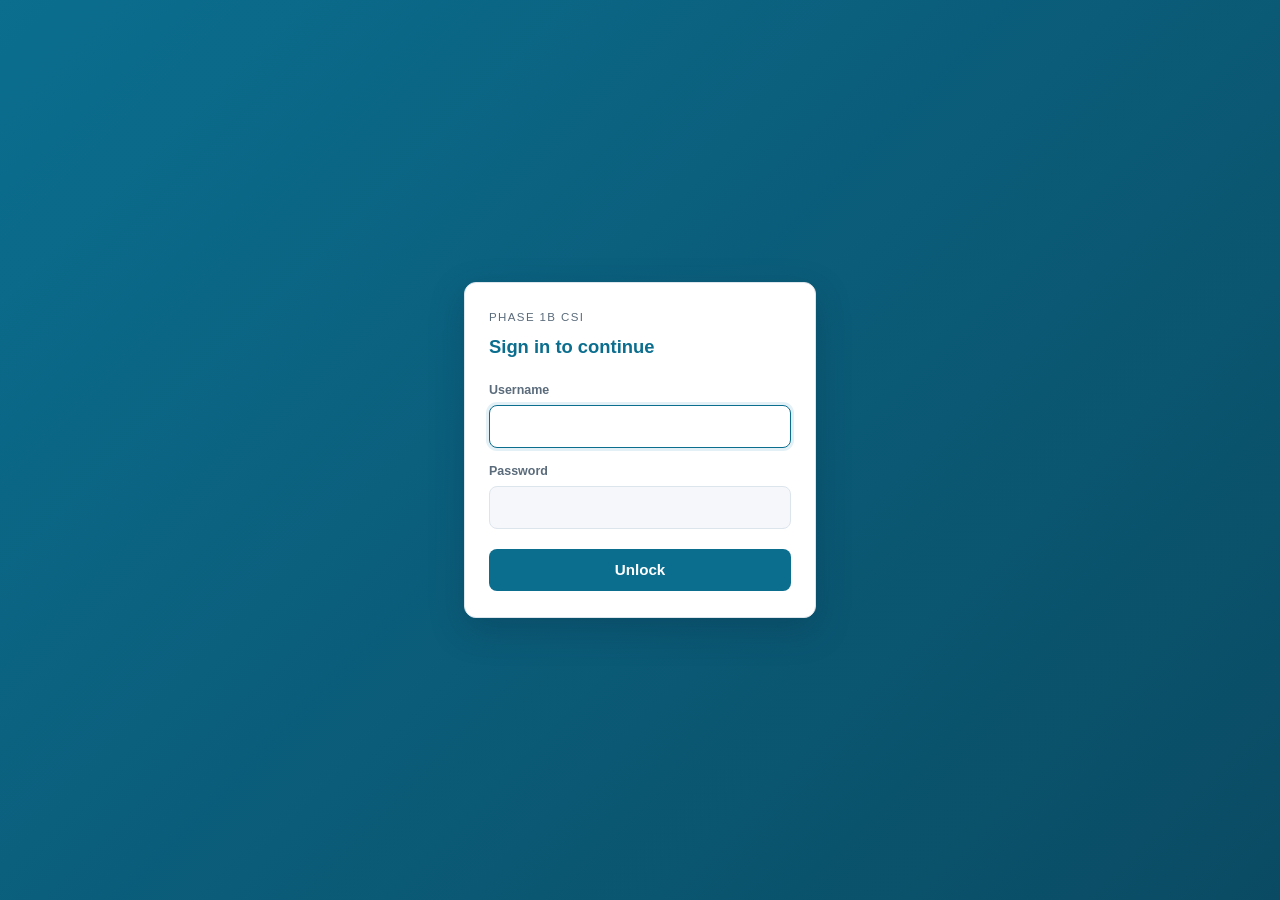
<file: Outcomes/phillip-craven-breathlessness.html>
<!DOCTYPE html>
<html lang="en">
<head>
<meta charset="utf-8" />
<script src="auth.js"></script>
<meta name="viewport" content="width=device-width, initial-scale=1" />
<title>Phillip Craven — Breathlessness (Phase 1B CSI)</title>
<link rel="stylesheet" href="style.css" />
</head>
<body>
<header>
  <div class="wrap">
    <p class="kicker">Phase 1B CSI · Case 4 · full notes</p>
    <h1>Phillip Craven — Breathlessness</h1>
    <p>COPD (emphysema and chronic bronchitis), causes of dyspnoea, chest X-ray interpretation, acid–base balance and respiratory failure, the Haldane effect, and V/Q matching.</p>
    <p style="margin-top:1rem"><a class="back" href="index.html">← Back to revision hub</a></p>
  </div>
</header>

<nav class="toc">
  <div class="wrap">
    <a href="#copd">COPD</a>
    <a href="#dyspnoea">Causes of Dyspnoea</a>
    <a href="#xray">Chest X-ray</a>
    <a href="#acidbase">Acid–Base Balance</a>
    <a href="#failure">Respiratory Failure</a>
    <a href="#haldane">Haldane &amp; O₂ Targets</a>
    <a href="#vq">V/Q Matching</a>
    <a href="#comorbid">Comorbidities</a>
  </div>
</nav>

<main>

  <section id="copd">
    <h2><span class="num">1</span> COPD</h2>
    <p class="section-lead">Pre-Reading — the two conditions under the COPD umbrella and their pathophysiology.</p>
    <div class="qa">
      <p class="q">What is COPD?</p>
      <ul>
        <li>Chronic Obstructive Pulmonary Disease — a group of progressive lung diseases that make it difficult to breathe</li>
        <li>Primarily affects the airways and lungs; often associated with long-term exposure to irritating gases or particles, such as cigarette smoke</li>
      </ul>
    </div>
    <div class="qa">
      <p class="q">The two conditions under the COPD umbrella</p>
      <ul>
        <li><b>Emphysema</b> — damage to the air sacs in the lungs</li>
        <li><b>Chronic bronchitis</b> — long-term inflammation of the airways</li>
      </ul>
      <p><span class="pill">Note</span> COPD is an umbrella term for emphysema and chronic bronchitis.</p>
    </div>
    <div class="qa">
      <p class="q">What is emphysema, and the role of elastin?</p>
      <ul>
        <li>Emphysema primarily damages the alveoli, where O₂/CO₂ exchange occurs</li>
        <li>Over time, the walls of the air sacs break down, merge into larger less efficient air spaces, and lose elasticity — reducing the lungs' ability to transfer oxygen and expel CO₂</li>
        <li><b>Elastin</b> normally pushes outwards against the forces that would otherwise cause the airways to collapse (after expiration, low airway pressure would push them inwards)</li>
      </ul>
    </div>
    <div class="qa">
      <p class="q">Pathophysiology of emphysema</p>
      <ul>
        <li>Lung inflammation releases proteases and reactive oxygen species (ROS) into the lungs</li>
        <li>This causes neutrophil elastase release, which breaks down elastin in the airways</li>
        <li>Loss of elastin → loss of rigidity of the alveoli → they collapse</li>
        <li>Main dysfunction: lack of elastic recoil in the airways/bronchi. This lowers surface area for gas exchange as parenchyma becomes dysfunctional and traps air</li>
      </ul>
    </div>
    <div class="qa">
      <p class="q">What is chronic bronchitis, and its pathophysiology?</p>
      <ul>
        <li>A long-term inflammatory condition of the bronchial tubes, characterised by persistent coughing that produces mucus for at least three months in two consecutive years</li>
        <li>Main issue: excess release of mucus. Irritants/chemicals from smoking cause hyperplasia and hypertrophy of bronchial mucinous glands → excess mucus secretion into the airways</li>
        <li>This obstructs air getting out of the airways due to excess mucus</li>
      </ul>
      <p><span class="pill">Aside</span> Sputum is green due to myeloperoxidase, an iron-containing enzyme; iron turns green in mucus.</p>
    </div>
    <div class="qa">
      <p class="q">Symptoms, demographic, causes, risk factors of COPD</p>
      <ul>
        <li><b>Symptoms:</b> shortness of breath (esp. on activity), chronic cough with mucus, wheezing, chest tightness, frequent respiratory infections, fatigue</li>
        <li><b>Demographic:</b> mainly middle-aged or older adults who smoke; many do not realise they have it</li>
        <li><b>Causes:</b> long-term exposure to irritants damaging the lungs/airways; most common cause is smoking, plus environmental and genetic influences</li>
        <li><b>Risk factors:</b> age, smoking, environmental irritants, genetic predisposition, health history</li>
      </ul>
    </div>
    <div class="qa">
      <p class="q">Treatments, prognosis, and prevention</p>
      <ul>
        <li><b>Treatments:</b> stop smoking, inhalers and medicines, pulmonary rehabilitation, surgery or lung transplant, oxygen therapy</li>
        <li><b>Prognosis:</b> varies; cannot be cured or reversed, but treatment often keeps it controlled. In some, it worsens despite treatment, significantly impacting quality of life and leading to life-threatening problems</li>
        <li><b>Prevention:</b> largely preventable by avoiding smoking; stopping helps prevent further lung damage</li>
      </ul>
    </div>
  </section>

  <section id="dyspnoea">
    <h2><span class="num">2</span> Causes of Breathlessness</h2>
    <p class="section-lead">Main Session — dyspnoea and its differential diagnosis across systems.</p>
    <div class="qa">
      <p class="q">What is shortness of breath?</p>
      <p>The sensation of dyspnoea is caused by a mismatch between the brain's demand for breathing and the body's ability to meet that demand.</p>
    </div>
    <div class="qa">
      <p class="q">Conditions that can cause shortness of breath</p>
      <table>
        <tr><th>Respiratory</th><th>Cardiovascular</th><th>Systemic</th></tr>
        <tr>
          <td>COPD, pulmonary embolism, lung cancer, asthma, pulmonary fibrosis, pneumothorax, lower respiratory tract infection</td>
          <td>Heart failure, anaemia, acute coronary syndrome, hyperlipidaemia, CVA/stroke, atrial fibrillation</td>
          <td>Renal/liver failure, pulmonary oedema, liver cirrhosis, gastric/duodenal ulcer</td>
        </tr>
      </table>
    </div>
    <div class="qa">
      <p class="q">What is pneumothorax?</p>
      <p>Also known as a collapsed lung — air leaks from the lung and fills the space between the lung and chest wall, putting pressure on the lung and making it difficult to expand when inhaling.</p>
    </div>
    <div class="qa">
      <p class="q">How can renal failure lead to shortness of breath?</p>
      <ul>
        <li>Impaired kidney function → reduced urine production and fluid retention</li>
        <li>Excess fluid accumulates in the body, including the lungs → pulmonary oedema (fluid in alveolar spaces)</li>
        <li>Kidneys fail to excrete H⁺ and reabsorb bicarbonate → metabolic acidosis; the body compensates by increasing respiratory rate (Kussmaul breathing) to expel CO₂</li>
      </ul>
    </div>
    <div class="qa">
      <p class="q">How can liver failure lead to shortness of breath?</p>
      <ul>
        <li>Liver failure (esp. from cirrhosis) → portal hypertension</li>
        <li>Fluid accumulates in the abdominal cavity (ascites), increasing intra-abdominal pressure</li>
        <li>The diaphragm's movement is restricted, reducing lung expansion → a restrictive lung pattern</li>
      </ul>
    </div>
    <div class="qa">
      <p class="q">How can COPD decrease quality of life? (the spiral effect)</p>
      <ul>
        <li>Being diagnosed with COPD can be a shock; a COPD exacerbation reduces lung function</li>
        <li>Decreased lung function → decreased physical activity (reduced aerobic capacity)</li>
        <li>This can decrease mental health → decreased quality of life</li>
      </ul>
    </div>
  </section>

  <section id="xray">
    <h2><span class="num">3</span> Chest X-ray Interpretation</h2>
    <div class="qa">
      <p class="q">The ABCDE approach to viewing an X-ray</p>
      <ul>
        <li><b>Airways</b> — assess the trachea's position (should be midline)</li>
        <li><b>Breathing</b> — assess lungs and pleural spaces; examine for asymmetry, opacities, or hyperlucency</li>
        <li><b>Circulation</b> — assess mediastinum, heart and great vessels</li>
        <li><b>Disability</b> — focus on the diaphragm (right hemidiaphragm normally higher than left due to the liver)</li>
        <li><b>Everything else</b> — bones, soft tissue, lines and tubes</li>
      </ul>
    </div>
    <div class="qa">
      <p class="q">What is consolidation on an X-ray, and its causes?</p>
      <ul>
        <li>A region where normal air-filled alveoli are replaced by something denser (fluid, pus, blood, or cells), appearing more opaque (whiter) than normal (black) lung</li>
        <li><b>Infectious:</b> pneumonia (most common — pus/inflammatory fluid fills the alveoli)</li>
        <li><b>Non-infectious:</b> pulmonary oedema (heart failure), haemorrhage, aspiration, tumour</li>
      </ul>
    </div>
    <div class="qa">
      <p class="q">Features expected on a COPD X-ray</p>
      <ul>
        <li>Hyperinflation of the lungs (loss of elastic recoil + air trapping)</li>
        <li>Flattened diaphragm (secondary to lung inflation)</li>
        <li>Increased darkness within the lungs (more air from hyperinflation)</li>
        <li>Pleural effusion (only in extreme cases)</li>
      </ul>
    </div>
    <div class="qa">
      <p class="q">Pleural effusion and the silhouette sign</p>
      <ul>
        <li><b>Pleural effusion:</b> accumulation of excessive fluid in the pleural space → reduced transparency and increased opacity; the costophrenic angle may be obscured. Fluid appears greyish.</li>
        <li><b>Silhouette sign:</b> a radiological sign where a disease process (mass, pneumonia, consolidation) obscures the normal outline of an adjacent structure (usually heart or diaphragm), helping localise pathology</li>
      </ul>
    </div>
  </section>

  <section id="acidbase">
    <h2><span class="num">4</span> Acid–Base Balance</h2>
    <div class="qa">
      <p class="q">The four acid–base disturbances</p>
      <table>
        <tr><th>Disturbance</th><th>Definition</th></tr>
        <tr><td>Respiratory acidosis</td><td>pH &lt; 7.35, secondary to hypercapnia from respiratory failure</td></tr>
        <tr><td>Metabolic acidosis</td><td>pH &lt; 7.35, secondary to reduced ability of kidneys to excrete H⁺ or reabsorb HCO₃⁻</td></tr>
        <tr><td>Respiratory alkalosis</td><td>pH &gt; 7.45, secondary to hypocapnia from respiratory failure</td></tr>
        <tr><td>Metabolic alkalosis</td><td>pH &gt; 7.45, secondary to reduced ability of kidneys to excrete HCO₃⁻ or reabsorb H⁺</td></tr>
      </table>
    </div>
    <div class="qa">
      <p class="q">Intercalated cells and renal compensation</p>
      <ul>
        <li>Intercalated cells control the acid–base balance of the blood. Two types: alpha and beta</li>
        <li><b>Alpha intercalated cells (stop acidosis):</b> prevent H⁺ movement into blood; increase blood pH via HCO₃⁻ reabsorption (HCO₃⁻/Cl⁻ antiporter) and H⁺ secretion (H⁺ ATPase)</li>
        <li><b>Beta intercalated cells (stop alkalosis):</b> allow H⁺ movement into blood; decrease blood pH via H⁺ reabsorption and HCO₃⁻ secretion</li>
        <li>The kidneys are the organ involved in resolving acidosis/alkalosis</li>
      </ul>
    </div>
    <div class="qa">
      <p class="q">The anion gap</p>
      <ul>
        <li>A calculated value reflecting the difference between the main cations (Na⁺, K⁺) and anions (Cl⁻, HCO₃⁻) in plasma, representing the unmeasured anions</li>
        <li>Used to help determine the underlying cause of metabolic acidosis — differentiating accumulation of organic acids vs loss of bicarbonate</li>
        <li>Normally there are slightly more unmeasured anions than cations, giving a normal anion gap</li>
        <li>Two main causes of metabolic acidosis: increased H⁺ ions, reduced HCO₃⁻ ions</li>
      </ul>
    </div>
  </section>

  <section id="failure">
    <h2><span class="num">5</span> Respiratory Failure</h2>
    <div class="qa">
      <p class="q">Type 1 vs Type 2 respiratory failure</p>
      <table>
        <tr><th></th><th>Type 1</th><th>Type 2 (hypercapnic)</th></tr>
        <tr><td>Blood gases</td><td>Low O₂ (hypoxemia) with normal or low CO₂ (normocapnia/hypocapnia)</td><td>Elevated CO₂ (hypercapnia), often with low O₂ (hypoxemia)</td></tr>
        <tr><td>Primary problem</td><td>Oxygenation / gas exchange failure</td><td>Ventilation failure (failure to move sufficient air in/out of alveoli)</td></tr>
        <tr><td>Usual cause</td><td>V/Q mismatch or shunting</td><td>Failure to exchange/remove CO₂</td></tr>
      </table>
      <p><span class="pill">Note</span> Because CO₂ diffuses across the alveolar–capillary membrane much more efficiently than O₂, it takes significant ventilation dysfunction for hypercapnia to be present.</p>
    </div>
    <div class="qa">
      <p class="q">Causes of Type 1 and Type 2 respiratory failure</p>
      <ul>
        <li><b>Type 1:</b> pneumonia, pulmonary oedema, pulmonary embolism, pulmonary fibrosis, ARDS, aspiration</li>
        <li><b>Type 2:</b> reduced respiratory drive, upper airway obstruction, late severe acute asthma, COPD, peripheral neuromuscular disease, flail chest injury, exhaustion</li>
      </ul>
    </div>
  </section>

  <section id="haldane">
    <h2><span class="num">6</span> The Haldane Effect &amp; O₂ Targets in COPD</h2>
    <div class="qa">
      <p class="q">Why must oxygen saturation be controlled differently in COPD?</p>
      <ul>
        <li>Mainly due to the Haldane effect</li>
        <li>COPD patients are at high risk of oxygen-induced hypercapnia</li>
        <li>Target SpO₂ in COPD: <b>88–92%</b> (vs &gt;96% in healthy individuals)</li>
      </ul>
    </div>
    <div class="qa">
      <p class="q">Hypoxic drive</p>
      <ul>
        <li>In healthy individuals, breathing is primarily driven by CO₂ levels — high CO₂ stimulates the respiratory centre to increase rate and depth</li>
        <li>In some COPD patients, chronic CO₂ retention desensitises the respiratory centre to high CO₂; breathing then relies on O₂ levels — the hypoxic drive</li>
        <li>Giving too much oxygen can suppress the hypoxic drive, reducing respiratory rate and causing dangerous CO₂ buildup (hypercapnic respiratory failure)</li>
      </ul>
    </div>
    <div class="qa">
      <p class="q">What is the Haldane effect?</p>
      <ul>
        <li>The ability of deoxyhaemoglobin to carry more CO₂ than oxyhaemoglobin</li>
        <li>Important when restoring O₂ saturation in obstructive lung disease: if saturation is too high, it reduces CO₂ binding to haemoglobin</li>
        <li>This leads to oxygen-induced hypercapnia via reduced CO₂ clearance, as less CO₂ leaves the lungs</li>
      </ul>
    </div>
  </section>

  <section id="vq">
    <h2><span class="num">7</span> V/Q Matching &amp; Pulmonary Hypertension</h2>
    <div class="qa">
      <p class="q">Why does vasoconstriction occur in the lungs during hypoxia?</p>
      <ul>
        <li>A compensatory mechanism redirecting blood to well-oxygenated areas of the body</li>
        <li>Well-oxygenated lung areas do not vasoconstrict, but poorly oxygenated areas do — increasing gas exchange efficiency</li>
        <li>When prolonged, this can lead to pulmonary hypertension (common in COPD where alveoli are frequently poorly ventilated)</li>
        <li>Based on the principle of ventilation–perfusion (V/Q) matching</li>
      </ul>
    </div>
    <div class="qa">
      <p class="q">Consequences of pulmonary hypertension</p>
      <ul>
        <li><b>Right ventricular hypertrophy</b> — the high-pressure system in the pulmonary arteries forces the right ventricle to contract harder and pump blood at higher pressure than normal</li>
      </ul>
    </div>
    <div class="qa">
      <p class="q">Hydrostatic vs oncotic pressure in capillaries</p>
      <ul>
        <li><b>Arterial end:</b> hydrostatic pressure (~30–40 mmHg) exceeds oncotic pressure (~25 mmHg) → favours filtration of fluid out of the capillary</li>
        <li><b>Venous end:</b> hydrostatic pressure decreases (~10–15 mmHg), oncotic pressure dominates → fluid reabsorption back into the capillary</li>
      </ul>
    </div>
  </section>

  <section id="comorbid">
    <h2><span class="num">8</span> Managing Comorbidities</h2>
    <div class="qa">
      <p class="q">How can corticosteroids affect management of other conditions?</p>
      <ul>
        <li><b>Diabetes:</b> worsen it by promoting gluconeogenesis, causing insulin resistance, and reducing glucose uptake (Cushingoid effects); may need dose adjustments of anti-diabetic medications</li>
        <li><b>Hypertension:</b> cortisol-like effects can raise blood pressure — not ideal in hypertensive patients</li>
        <li><b>Depression:</b> acute steroids can provoke anxiety; a mental state examination can monitor the condition</li>
      </ul>
    </div>
    <div class="qa">
      <p class="q">How can chronic kidney disease (CKD) affect management of COPD?</p>
      <ul>
        <li>The acidosis common in COPD (from reduced CO₂ clearance) is less likely to be resolved well by the kidneys due to impaired compensatory mechanisms</li>
        <li>This means more focus is needed on managing electrolyte imbalances than usual</li>
      </ul>
    </div>
  </section>

  <div class="warn">
    <strong>Note on source fidelity:</strong> PDF text extraction reordered some phrases from the original Notion notes. Verify numeric thresholds (pH values, SpO₂ targets, pressures) against the source before exams.
  </div>

</main>

<footer>
  Full notes generated from the Phase 1B CSI wiki · source: <code>raw/pdfs/4. Phillip Craven - Breathlessness.pdf</code> · 2026-07-16.
</footer>

</body>
</html>
</file>
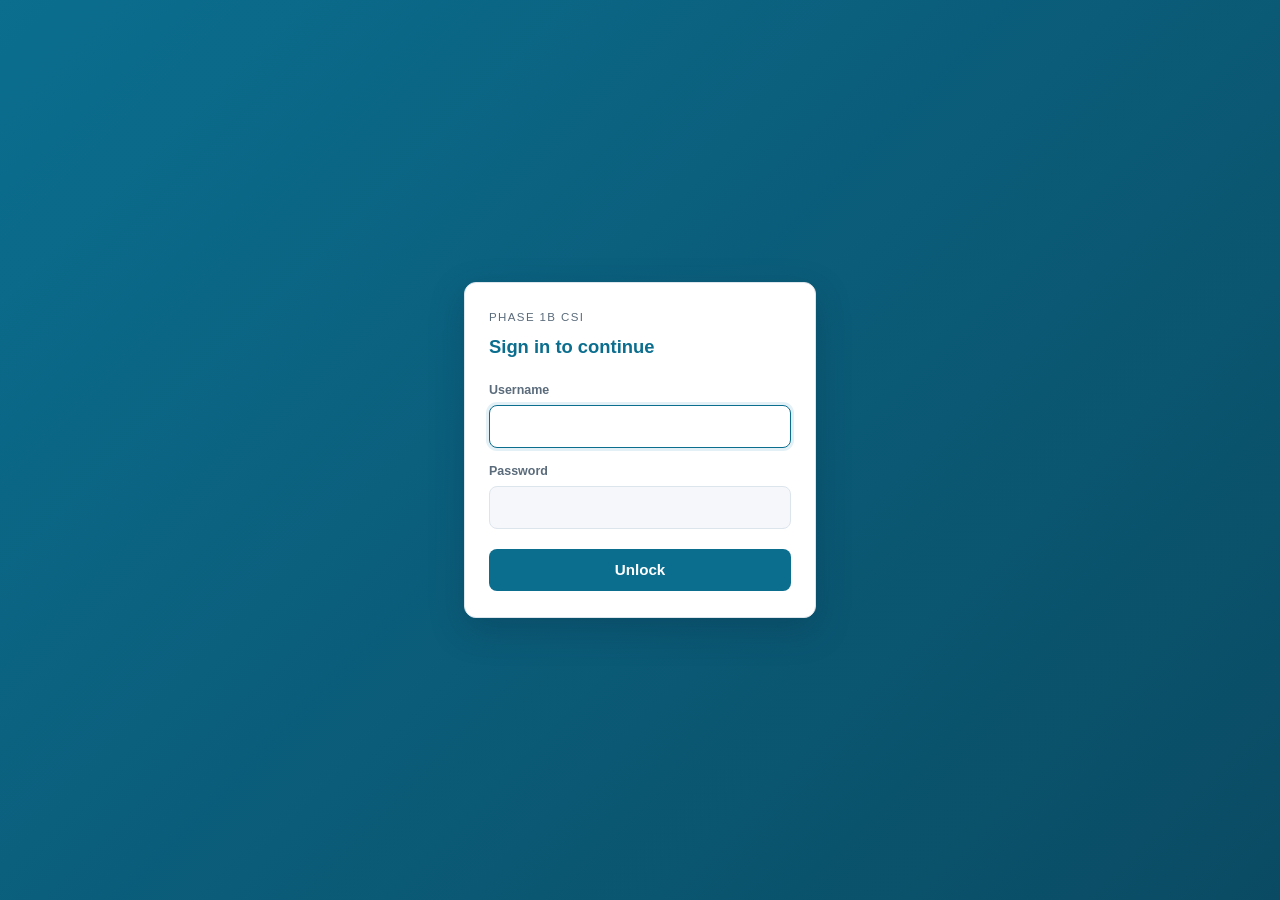
<file: Outcomes/practice-questions.html>
<!DOCTYPE html>
<html lang="en">
<head>
<meta charset="utf-8" />
<script src="auth.js"></script>
<meta name="viewport" content="width=device-width, initial-scale=1" />
<title>Practice Questions — Phase 1B CSI</title>
<link rel="stylesheet" href="style.css" />
<style>
  :root {
    --ok: #1a7a4c;
    --ok-bg: #e8f7ef;
    --bad: #a12828;
    --bad-bg: #fdeeee;
    --pick: #0b6e8f;
  }
  .setup, .quiz, .results { display: none; }
  .setup.active, .quiz.active, .results.active { display: block; }

  .topic-grid {
    display: grid;
    grid-template-columns: repeat(auto-fill, minmax(200px, 1fr));
    gap: .6rem;
    margin: 1rem 0 1.4rem;
  }
  .topic-grid label {
    display: flex;
    gap: .55rem;
    align-items: flex-start;
    background: var(--card);
    border: 1px solid var(--line);
    border-radius: 10px;
    padding: .75rem .9rem;
    cursor: pointer;
    font-size: .92rem;
    transition: border-color .12s, box-shadow .12s;
  }
  .topic-grid label:hover { border-color: #bfe0ea; }
  .topic-grid label.selected {
    border-color: var(--accent);
    background: var(--accent-soft);
    box-shadow: 0 0 0 1px var(--accent);
  }
  .topic-grid input { margin-top: .2rem; accent-color: var(--accent); }

  .controls {
    display: flex;
    flex-wrap: wrap;
    gap: 1rem;
    align-items: end;
    background: var(--card);
    border: 1px solid var(--line);
    border-radius: 12px;
    padding: 1.1rem 1.2rem;
  }
  .controls .field { display: flex; flex-direction: column; gap: .35rem; }
  .controls label { font-size: .82rem; color: var(--muted); font-weight: 600; }
  .controls input[type="number"] {
    width: 7rem;
    padding: .55rem .7rem;
    border: 1px solid var(--line);
    border-radius: 8px;
    font-size: 1rem;
  }
  .controls .hint { font-size: .82rem; color: var(--muted); max-width: 36ch; }
  button.primary {
    background: var(--accent);
    color: #fff;
    border: none;
    border-radius: 8px;
    padding: .65rem 1.2rem;
    font-size: .95rem;
    font-weight: 600;
    cursor: pointer;
  }
  button.primary:hover { background: #095a75; }
  button.primary:disabled { opacity: .45; cursor: not-allowed; }
  button.ghost {
    background: transparent;
    border: 1px solid var(--line);
    border-radius: 8px;
    padding: .55rem 1rem;
    font-size: .9rem;
    cursor: pointer;
    color: var(--ink);
  }
  button.ghost:hover { background: #eef3f7; }

  .progress-bar {
    height: 6px;
    background: var(--line);
    border-radius: 99px;
    overflow: hidden;
    margin: 0 0 1rem;
  }
  .progress-bar > span {
    display: block;
    height: 100%;
    background: var(--accent);
    width: 0%;
    transition: width .2s ease;
  }
  .meta-row {
    display: flex;
    justify-content: space-between;
    align-items: center;
    gap: 1rem;
    flex-wrap: wrap;
    margin-bottom: .8rem;
    font-size: .88rem;
    color: var(--muted);
  }
  .badge {
    display: inline-block;
    background: var(--accent-soft);
    color: var(--accent);
    border-radius: 999px;
    padding: .15rem .55rem;
    font-size: .78rem;
    font-weight: 600;
  }

  .q-card {
    background: var(--card);
    border: 1px solid var(--line);
    border-radius: 12px;
    padding: 1.2rem 1.35rem;
    box-shadow: 0 1px 3px rgba(16,42,67,.05);
  }
  .q-card h2 {
    font-size: 1.15rem;
    margin: 0 0 1rem;
    color: var(--ink);
    line-height: 1.45;
  }
  .choices { display: flex; flex-direction: column; gap: .55rem; }
  .choice {
    text-align: left;
    background: #fff;
    border: 1px solid var(--line);
    border-radius: 10px;
    padding: .85rem 1rem;
    cursor: pointer;
    font-size: .95rem;
    line-height: 1.45;
    transition: border-color .1s, background .1s;
  }
  .choice:hover:not(:disabled) { border-color: var(--accent); background: var(--accent-soft); }
  .choice:disabled { cursor: default; }
  .choice.correct {
    border-color: var(--ok);
    background: var(--ok-bg);
  }
  .choice.wrong {
    border-color: var(--bad);
    background: var(--bad-bg);
  }
  .choice .letter {
    display: inline-grid;
    place-items: center;
    width: 1.5rem;
    height: 1.5rem;
    border-radius: 50%;
    background: #eef3f7;
    color: var(--muted);
    font-weight: 700;
    font-size: .78rem;
    margin-right: .55rem;
    flex: none;
  }
  .choice.correct .letter { background: var(--ok); color: #fff; }
  .choice.wrong .letter { background: var(--bad); color: #fff; }

  .feedback {
    margin-top: 1rem;
    padding: .9rem 1rem;
    border-radius: 10px;
    font-size: .92rem;
    display: none;
  }
  .feedback.show { display: block; }
  .feedback.ok { background: var(--ok-bg); border: 1px solid #b6e2c8; }
  .feedback.bad { background: var(--bad-bg); border: 1px solid #f0c0c0; }
  .feedback strong { color: inherit; }
  .actions {
    display: flex;
    gap: .6rem;
    flex-wrap: wrap;
    margin-top: 1.1rem;
  }

  .score-ring {
    width: 120px;
    height: 120px;
    border-radius: 50%;
    background: conic-gradient(var(--accent) calc(var(--pct) * 1%), var(--line) 0);
    display: grid;
    place-items: center;
    margin: 0 auto 1.2rem;
  }
  .score-ring > div {
    width: 92px;
    height: 92px;
    border-radius: 50%;
    background: var(--card);
    display: grid;
    place-items: center;
    font-weight: 700;
    font-size: 1.4rem;
    color: var(--accent);
  }
  .results .qa-mini {
    background: var(--card);
    border: 1px solid var(--line);
    border-radius: 10px;
    padding: .85rem 1rem;
    margin: .55rem 0;
    font-size: .9rem;
  }
  .results .qa-mini.hit { border-left: 4px solid var(--ok); }
  .results .qa-mini.miss { border-left: 4px solid var(--bad); }
  .lead { color: var(--muted); margin: 0 0 1rem; }
</style>
</head>
<body>
<header>
  <div class="wrap">
    <p class="kicker">Phase 1B CSI · interactive practice</p>
    <h1>Practice Questions</h1>
    <p>Choose a case topic, set how many questions you want, then work through MCQs that emphasise inference, application, and clinical reasoning — not just recall.</p>
    <p style="margin-top:1rem"><a class="back" href="index.html">← Back to revision hub</a></p>
  </div>
</header>

<main>
  <!-- SETUP -->
  <section class="setup active" id="setup">
    <h2 style="color:var(--accent); margin-top:0">1 · Choose topic(s)</h2>
    <p class="lead">Select one or more cases. Questions are drawn only from what you pick.</p>
    <div class="topic-grid" id="topicGrid"></div>
    <p style="margin:.2rem 0 1.2rem">
      <button type="button" class="ghost" id="selectAll">Select all</button>
      <button type="button" class="ghost" id="clearAll">Clear</button>
    </p>

    <h2 style="color:var(--accent)">2 · How many questions?</h2>
    <div class="controls">
      <div class="field">
        <label for="count">Number of questions</label>
        <input id="count" type="number" min="1" max="100" value="10" />
      </div>
      <p class="hint" id="bankHint">Pick at least one topic to see how many unique questions are available.</p>
      <button type="button" class="primary" id="startBtn" disabled>Generate quiz</button>
    </div>
    <p class="lead" style="margin-top:1.2rem; font-size:.88rem">
      Recently used questions are remembered in this browser so the same item is less likely to reappear immediately. After the bank is exhausted for your selection, items may recycle.
    </p>
  </section>

  <!-- QUIZ -->
  <section class="quiz" id="quiz">
    <div class="progress-bar"><span id="progressFill"></span></div>
    <div class="meta-row">
      <span id="progressText">Question 1 of 10</span>
      <span class="badge" id="topicBadge">Topic</span>
      <span id="scoreLive">Score: 0</span>
    </div>
    <div class="q-card">
      <h2 id="questionText"></h2>
      <div class="choices" id="choices"></div>
      <div class="feedback" id="feedback"></div>
      <div class="actions">
        <button type="button" class="primary" id="nextBtn" style="display:none">Next question</button>
        <button type="button" class="ghost" id="quitBtn">Quit to setup</button>
      </div>
    </div>
  </section>

  <!-- RESULTS -->
  <section class="results" id="results">
    <h2 style="color:var(--accent); margin-top:0; text-align:center">Session complete</h2>
    <div class="score-ring" id="scoreRing" style="--pct:0"><div id="scorePct">0%</div></div>
    <p class="lead" style="text-align:center" id="scoreSummary"></p>
    <div class="actions" style="justify-content:center; margin-bottom:1.5rem">
      <button type="button" class="primary" id="againBtn">New quiz (same topics)</button>
      <button type="button" class="ghost" id="setupBtn">Change topics</button>
    </div>
    <h2 style="color:var(--accent); font-size:1.05rem">Review</h2>
    <div id="reviewList"></div>
  </section>
</main>

<footer>
  Practice questions for Phase 1B CSI · application-focused bank · 2026-07-16.
</footer>

<script src="practice-questions.js"></script>
<script>
(function () {
  const BANK = window.CSI_PRACTICE;
  const RECENT_KEY = "csi_practice_recent_v1";
  const RECENT_MAX = 80; // avoid re-asking these until the list rolls over
  const LETTERS = ["A", "B", "C", "D"];

  const setupEl = document.getElementById("setup");
  const quizEl = document.getElementById("quiz");
  const resultsEl = document.getElementById("results");
  const topicGrid = document.getElementById("topicGrid");
  const countInput = document.getElementById("count");
  const bankHint = document.getElementById("bankHint");
  const startBtn = document.getElementById("startBtn");

  let selectedTopics = new Set();
  let session = [];
  let index = 0;
  let correctCount = 0;
  let answered = false;
  let review = [];
  let lastTopicSelection = [];

  function show(view) {
    setupEl.classList.toggle("active", view === "setup");
    quizEl.classList.toggle("active", view === "quiz");
    resultsEl.classList.toggle("active", view === "results");
  }

  function getRecent() {
    try {
      const raw = localStorage.getItem(RECENT_KEY);
      return raw ? JSON.parse(raw) : [];
    } catch (_) {
      return [];
    }
  }

  function pushRecent(ids) {
    let recent = getRecent().filter((id) => !ids.includes(id));
    recent = ids.concat(recent).slice(0, RECENT_MAX);
    try {
      localStorage.setItem(RECENT_KEY, JSON.stringify(recent));
    } catch (_) { /* ignore quota */ }
  }

  function topicLabel(id) {
    const t = BANK.topics.find((x) => x.id === id);
    return t ? t.short : id;
  }

  function poolForSelection() {
    return BANK.questions.filter((q) => selectedTopics.has(q.topic));
  }

  function updateBankHint() {
    const pool = poolForSelection();
    const n = pool.length;
    startBtn.disabled = n === 0;
    if (selectedTopics.size === 0) {
      bankHint.textContent = "Pick at least one topic to see how many unique questions are available.";
      return;
    }
    bankHint.textContent =
      n + " unique application-style question" + (n === 1 ? "" : "s") +
      " available for your selection. Asking for more will recycle after avoidance of recent items.";
  }

  function renderTopics() {
    topicGrid.innerHTML = "";
    BANK.topics.forEach((t) => {
      const lab = document.createElement("label");
      const cb = document.createElement("input");
      cb.type = "checkbox";
      cb.value = t.id;
      cb.addEventListener("change", () => {
        if (cb.checked) selectedTopics.add(t.id);
        else selectedTopics.delete(t.id);
        lab.classList.toggle("selected", cb.checked);
        updateBankHint();
      });
      lab.appendChild(cb);
      const span = document.createElement("span");
      span.textContent = t.label;
      lab.appendChild(span);
      topicGrid.appendChild(lab);
    });
  }

  function shuffle(arr) {
    const a = arr.slice();
    for (let i = a.length - 1; i > 0; i--) {
      const j = Math.floor(Math.random() * (i + 1));
      [a[i], a[j]] = [a[j], a[i]];
    }
    return a;
  }

  /** Prefer unseen / not-recent questions; recycle only when needed. */
  function pickQuestions(n) {
    const pool = poolForSelection();
    if (!pool.length) return [];
    const recent = new Set(getRecent());
    const fresh = shuffle(pool.filter((q) => !recent.has(q.id)));
    const stale = shuffle(pool.filter((q) => recent.has(q.id)));
    const ordered = fresh.concat(stale);

    const out = [];
    let i = 0;
    while (out.length < n) {
      out.push(ordered[i % ordered.length]);
      i++;
      // if we've wrapped the whole bank once, reshuffle for variety
      if (i % ordered.length === 0) {
        // break exact cycling by reshuffling within fresh/stale again
        const reshuffled = shuffle(ordered);
        ordered.length = 0;
        ordered.push.apply(ordered, reshuffled);
      }
    }
    return out;
  }

  function startQuiz(count) {
    const n = Math.max(1, Math.min(100, count | 0));
    session = pickQuestions(n);
    if (!session.length) return;
    pushRecent(session.map((q) => q.id));
    index = 0;
    correctCount = 0;
    review = [];
    lastTopicSelection = Array.from(selectedTopics);
    show("quiz");
    renderQuestion();
  }

  function renderQuestion() {
    answered = false;
    const item = session[index];
    const total = session.length;
    document.getElementById("progressFill").style.width =
      ((index / total) * 100).toFixed(1) + "%";
    document.getElementById("progressText").textContent =
      "Question " + (index + 1) + " of " + total;
    document.getElementById("topicBadge").textContent = topicLabel(item.topic);
    document.getElementById("scoreLive").textContent =
      "Score: " + correctCount + " / " + index;
    document.getElementById("questionText").textContent = item.q;

    const feedback = document.getElementById("feedback");
    feedback.className = "feedback";
    feedback.textContent = "";
    document.getElementById("nextBtn").style.display = "none";

    const box = document.getElementById("choices");
    box.innerHTML = "";

    // Shuffle choices but track correct answer
    const indexed = item.choices.map((text, i) => ({ text, i }));
    const shuffled = shuffle(indexed);
    const correctAfterShuffle = shuffled.findIndex((c) => c.i === item.answer);

    shuffled.forEach((c, displayIdx) => {
      const btn = document.createElement("button");
      btn.type = "button";
      btn.className = "choice";
      btn.innerHTML =
        '<span class="letter">' + LETTERS[displayIdx] + "</span>" +
        escapeHtml(c.text);
      btn.addEventListener("click", () =>
        onAnswer(btn, displayIdx, correctAfterShuffle, item, shuffled)
      );
      box.appendChild(btn);
    });
  }

  function escapeHtml(s) {
    return String(s)
      .replace(/&/g, "&amp;")
      .replace(/</g, "&lt;")
      .replace(/>/g, "&gt;")
      .replace(/"/g, "&quot;");
  }

  function onAnswer(btn, displayIdx, correctIdx, item, shuffled) {
    if (answered) return;
    answered = true;
    const buttons = Array.from(document.querySelectorAll("#choices .choice"));
    buttons.forEach((b) => (b.disabled = true));

    const ok = displayIdx === correctIdx;
    if (ok) correctCount++;

    buttons.forEach((b, i) => {
      if (i === correctIdx) b.classList.add("correct");
      else if (i === displayIdx && !ok) b.classList.add("wrong");
    });

    const feedback = document.getElementById("feedback");
    feedback.className = "feedback show " + (ok ? "ok" : "bad");
    feedback.innerHTML =
      "<strong>" + (ok ? "Correct." : "Not quite.") + "</strong> " +
      escapeHtml(item.explain);

    review.push({
      q: item.q,
      topic: item.topic,
      ok,
      chosen: shuffled[displayIdx].text,
      correct: item.choices[item.answer],
      explain: item.explain,
    });

    document.getElementById("scoreLive").textContent =
      "Score: " + correctCount + " / " + (index + 1);

    const next = document.getElementById("nextBtn");
    next.style.display = "inline-block";
    next.textContent =
      index + 1 >= session.length ? "See results" : "Next question";
  }

  function finish() {
    const total = session.length;
    const pct = total ? Math.round((correctCount / total) * 100) : 0;
    document.getElementById("scoreRing").style.setProperty("--pct", pct);
    document.getElementById("scorePct").textContent = pct + "%";
    document.getElementById("scoreSummary").textContent =
      "You got " + correctCount + " of " + total + " correct.";

    const list = document.getElementById("reviewList");
    list.innerHTML = "";
    review.forEach((r, i) => {
      const div = document.createElement("div");
      div.className = "qa-mini " + (r.ok ? "hit" : "miss");
      div.innerHTML =
        "<div class='badge' style='margin-bottom:.35rem'>" +
        escapeHtml(topicLabel(r.topic)) +
        " · Q" + (i + 1) +
        (r.ok ? " · correct" : " · incorrect") +
        "</div>" +
        "<div style='font-weight:600; margin-bottom:.35rem'>" +
        escapeHtml(r.q) +
        "</div>" +
        (r.ok
          ? ""
          : "<div style='color:var(--bad); margin-bottom:.25rem'>Your answer: " +
            escapeHtml(r.chosen) +
            "</div>") +
        "<div style='color:var(--ok)'>Answer: " +
        escapeHtml(r.correct) +
        "</div>" +
        "<div style='color:var(--muted); margin-top:.35rem'>" +
        escapeHtml(r.explain) +
        "</div>";
      list.appendChild(div);
    });
    show("results");
  }

  document.getElementById("selectAll").addEventListener("click", () => {
    topicGrid.querySelectorAll("input").forEach((cb) => {
      cb.checked = true;
      selectedTopics.add(cb.value);
      cb.parentElement.classList.add("selected");
    });
    updateBankHint();
  });

  document.getElementById("clearAll").addEventListener("click", () => {
    topicGrid.querySelectorAll("input").forEach((cb) => {
      cb.checked = false;
      cb.parentElement.classList.remove("selected");
    });
    selectedTopics.clear();
    updateBankHint();
  });

  startBtn.addEventListener("click", () => {
    startQuiz(parseInt(countInput.value, 10) || 10);
  });

  document.getElementById("nextBtn").addEventListener("click", () => {
    if (index + 1 >= session.length) finish();
    else {
      index++;
      renderQuestion();
    }
  });

  document.getElementById("quitBtn").addEventListener("click", () => show("setup"));

  document.getElementById("setupBtn").addEventListener("click", () => show("setup"));

  document.getElementById("againBtn").addEventListener("click", () => {
    selectedTopics = new Set(lastTopicSelection);
    // re-sync checkboxes
    topicGrid.querySelectorAll("input").forEach((cb) => {
      const on = selectedTopics.has(cb.value);
      cb.checked = on;
      cb.parentElement.classList.toggle("selected", on);
    });
    updateBankHint();
    startQuiz(session.length || parseInt(countInput.value, 10) || 10);
  });

  renderTopics();
  updateBankHint();
})();
</script>
</body>
</html>
</file>
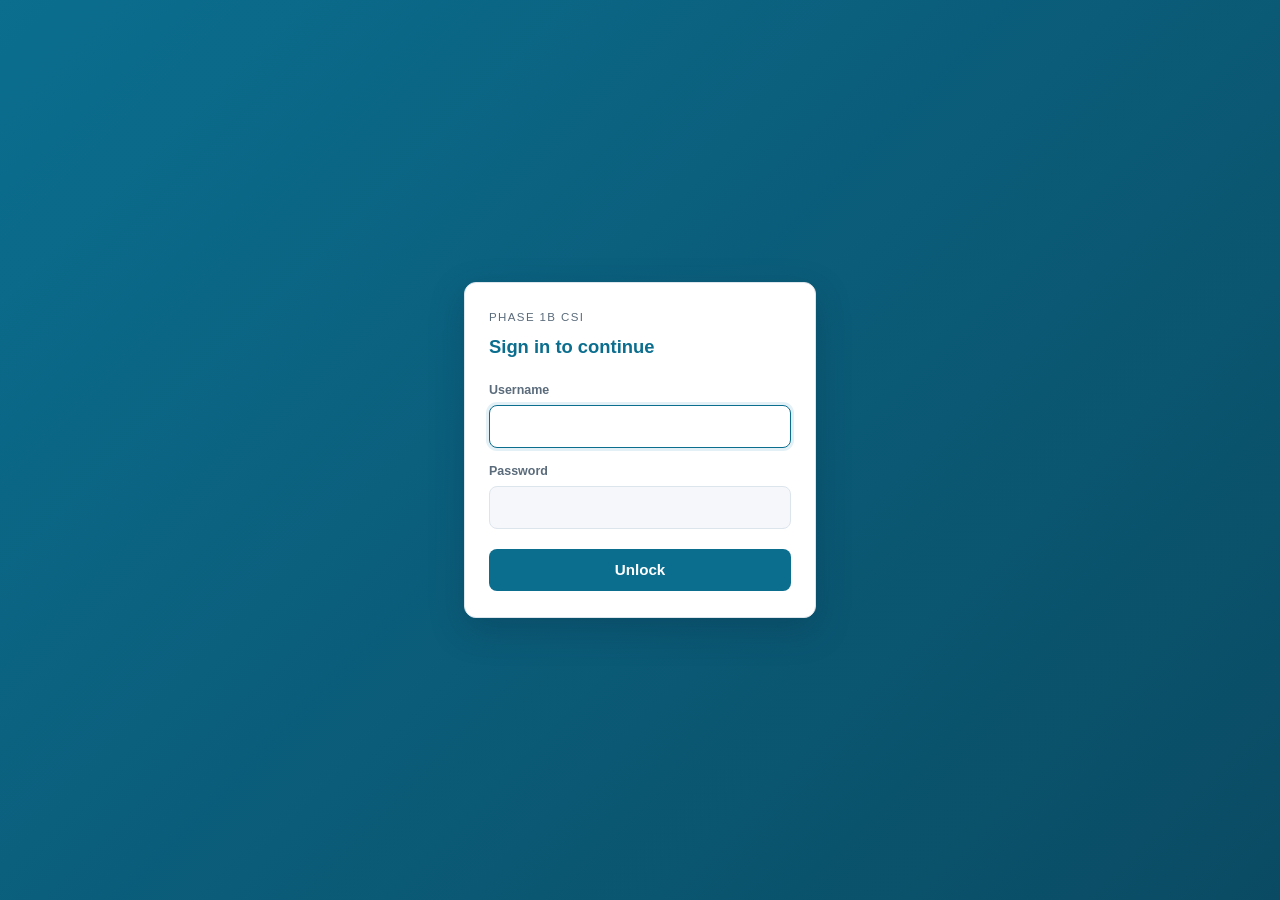
<file: Outcomes/tiredness-key-concepts.html>
<!DOCTYPE html>
<html lang="en">
<head>
<meta charset="utf-8" />
<script src="auth.js"></script>
<meta name="viewport" content="width=device-width, initial-scale=1" />
<title>Tiredness — Full Case Notes (Phase 1B CSI)</title>
<style>
  :root {
    --bg: #f5f7fa;
    --card: #ffffff;
    --ink: #1c2733;
    --muted: #5a6b7b;
    --accent: #0b6e8f;
    --accent-soft: #e3f1f6;
    --line: #dde5ec;
    --warn-bg: #fff6e5;
    --warn-line: #f0c674;
    --nav-h: 56px;
  }
  * { box-sizing: border-box; }
  html { scroll-behavior: smooth; }
  body {
    margin: 0;
    font-family: -apple-system, BlinkMacSystemFont, "Segoe UI", Roboto, Helvetica, Arial, sans-serif;
    background: var(--bg);
    color: var(--ink);
    line-height: 1.6;
  }
  header {
    background: linear-gradient(135deg, #0b6e8f, #0a4b63);
    color: #fff;
    padding: 2.6rem 1.5rem 2rem;
  }
  header .wrap { max-width: 920px; margin: 0 auto; }
  header .kicker {
    text-transform: uppercase;
    letter-spacing: .12em;
    font-size: .72rem;
    opacity: .85;
    margin: 0 0 .4rem;
  }
  header h1 { margin: 0; font-size: 2rem; }
  header p { margin: .6rem 0 0; opacity: .92; max-width: 64ch; }
  header a.back { color: #cdeaf3; font-size: .85rem; text-decoration: none; }
  header a.back:hover { text-decoration: underline; }

  nav.toc {
    position: sticky;
    top: 0;
    z-index: 20;
    background: rgba(255,255,255,.95);
    backdrop-filter: saturate(180%) blur(8px);
    border-bottom: 1px solid var(--line);
    padding: .5rem 1rem;
    overflow-x: auto;
    white-space: nowrap;
  }
  nav.toc .wrap { max-width: 920px; margin: 0 auto; display: flex; gap: .4rem; flex-wrap: nowrap; }
  nav.toc a {
    flex: none;
    font-size: .82rem;
    color: var(--accent);
    text-decoration: none;
    padding: .35rem .7rem;
    border-radius: 999px;
    background: var(--accent-soft);
  }
  nav.toc a:hover { background: #cfe8f0; }

  main { max-width: 920px; margin: 0 auto; padding: 1.4rem 1.5rem 3rem; }

  section { scroll-margin-top: calc(var(--nav-h) + 10px); }
  section > h2 {
    font-size: 1.3rem;
    color: var(--accent);
    margin: 2rem 0 .3rem;
    display: flex; align-items: center; gap: .55rem;
  }
  section > h2 .num {
    display: inline-grid; place-items: center;
    width: 1.8rem; height: 1.8rem;
    background: var(--accent); color: #fff;
    border-radius: 50%; font-size: .85rem; font-weight: 700; flex: none;
  }
  .section-lead { color: var(--muted); margin: 0 0 1rem; font-size: .95rem; }

  .qa {
    background: var(--card);
    border: 1px solid var(--line);
    border-left: 4px solid var(--accent);
    border-radius: 10px;
    padding: 1rem 1.2rem;
    margin: .8rem 0;
    box-shadow: 0 1px 3px rgba(16,42,67,.05);
  }
  .qa .q { font-weight: 700; margin: 0 0 .5rem; }
  .qa ul { margin: .3rem 0; padding-left: 1.25rem; }
  .qa li { margin: .28rem 0; }
  .qa p { margin: .4rem 0; }
  .sub { color: var(--muted); font-size: .9rem; margin-left: .2rem; }

  .pill {
    display: inline-block;
    background: var(--accent-soft);
    color: var(--accent);
    border-radius: 999px;
    padding: .12rem .6rem;
    font-size: .78rem;
    font-weight: 600;
    margin: 0 .3rem .3rem 0;
  }
  .flow { display: flex; flex-wrap: wrap; align-items: center; gap: .4rem; margin: .5rem 0; }
  .flow .step {
    background: var(--accent-soft);
    border: 1px solid #bfe0ea;
    border-radius: 8px;
    padding: .35rem .65rem;
    font-size: .88rem;
    font-weight: 600;
  }
  .flow .arrow { color: var(--accent); font-weight: 700; }
  table { border-collapse: collapse; width: 100%; margin: .4rem 0; font-size: .95rem; }
  th, td { border: 1px solid var(--line); padding: .5rem .7rem; text-align: left; vertical-align: top; }
  th { background: var(--accent-soft); color: var(--accent); }
  .cols { columns: 2; column-gap: 1.6rem; }
  @media (max-width: 560px) { .cols { columns: 1; } }

  .warn {
    background: var(--warn-bg);
    border: 1px solid var(--warn-line);
    border-radius: 10px;
    padding: .9rem 1.1rem;
    font-size: .9rem;
    margin: 1.6rem 0 0;
  }
  .warn strong { color: #8a5a00; }
  b, strong { color: var(--accent); }
  .qa .q b, .qa .q strong { color: inherit; }
  footer { max-width: 920px; margin: 0 auto; padding: 1rem 1.5rem 3rem; color: var(--muted); font-size: .82rem; }
  code { background: #eef2f6; padding: .1rem .35rem; border-radius: 4px; font-size: .9em; }
</style>
</head>
<body>
<header>
  <div class="wrap">
    <p class="kicker">Phase 1B CSI · Case 1 · full notes</p>
    <h1>Tiredness — Mina Shahnawaz</h1>
    <p>Complete case notes covering the Pre-Reading, Main Session, and Post-Session material, reorganised by topic for revision.</p>
    <p style="margin-top:1rem"><a class="back" href="index.html">← Back to revision hub</a></p>
  </div>
</header>

<nav class="toc">
  <div class="wrap">
    <a href="#prereading">Pre-Reading</a>
    <a href="#fatigue">Tiredness vs Fatigue</a>
    <a href="#ddx">Differential Diagnosis</a>
    <a href="#hpt">HPT Axis</a>
    <a href="#hashimotos">Hashimoto's</a>
    <a href="#tolerance">Immune Tolerance</a>
    <a href="#hypothyroidism">Hypothyroidism</a>
  </div>
</nav>

<main>

  <!-- ============ PRE-READING ============ -->
  <section id="prereading">
    <h2><span class="num">1</span> Pre-Reading</h2>
    <p class="section-lead">Background on the everyday causes and management of tiredness.</p>

    <div class="qa">
      <p class="q">Describe three common causes of tiredness.</p>
      <ul>
        <li>Not getting enough sleep, or finding it hard to get enough sleep (insomnia)</li>
        <li>An unhealthy lifestyle (e.g. poor diet, lack of exercise)</li>
        <li>Stress, depression and dealing with life challenges <span class="sub">(e.g. bereavement or looking after a new baby)</span></li>
        <li>Hormonal changes <span class="sub">(e.g. during puberty, pregnancy or menopause)</span></li>
        <li>Illnesses <span class="sub">(e.g. glandular fever and COVID-19)</span></li>
        <li>Medical treatments/medicines <span class="sub">(e.g. chemotherapy)</span></li>
      </ul>
    </div>

    <div class="qa">
      <p class="q">Recall three conditions which may cause tiredness.</p>
      <ul>
        <li>Sleep apnoea</li>
        <li>Iron deficiency anaemia</li>
        <li>Diabetes</li>
        <li>Overactive thyroid (hyperthyroidism)</li>
        <li>Myalgic encephalomyelitis / chronic fatigue syndrome (ME/CFS)</li>
      </ul>
    </div>

    <div class="qa">
      <p class="q">Recall ways to improve symptoms of tiredness/fatigue.</p>
      <ul>
        <li>Have a healthy diet / exercise regularly</li>
        <li>Sleep at the same time — aim for 6–9 hours</li>
        <li>Relax a couple of hours before your sleep time</li>
        <li>Create a relaxing sleeping environment (quiet, dark, warm)</li>
      </ul>
    </div>

    <div class="qa">
      <p class="q">Recall ways to alleviate symptoms of tiredness/fatigue.</p>
      <ul>
        <li>Do not smoke</li>
        <li>Do not drink too much alcohol</li>
        <li>Do not eat, have caffeine or exercise in the hours leading to sleep</li>
        <li>Do not use smartphones or screens in the hour before sleep</li>
      </ul>
    </div>
  </section>

  <!-- ============ FATIGUE ============ -->
  <section id="fatigue">
    <h2><span class="num">2</span> Tiredness vs Fatigue &amp; Epidemiology</h2>
    <p class="section-lead">Main Session — definitions and how common fatigue is in primary care.</p>

    <div class="qa">
      <p class="q">What is the difference between tiredness and fatigue?</p>
      <ul>
        <li><b>Tiredness</b> refers to a general symptom that almost all of us experience.</li>
        <li><b>Fatigue</b> refers to the long-term effects of tiredness not being resolved by sleep.</li>
      </ul>
      <p><span class="pill">Note</span> Roughly 7% of all GP consultations are due to fatigue.</p>
    </div>

    <div class="qa">
      <p class="q">To the nearest 10%, what percentage of patients who present to a GP with fatigue have a diagnosis made?</p>
      <p><b>~66%</b></p>
    </div>

    <div class="qa">
      <p class="q">To the nearest 10%, what percentage of patients who present to a GP with fatigue have a condition that is detected on blood tests?</p>
      <p><b>&lt;10%</b> — most causes are not found on blood tests, so history is key.</p>
    </div>

    <div class="qa">
      <p class="q">Recall seven conditions that could be possible causes of fatigue.</p>
      <div class="cols">
        <ul>
          <li>Anaemia</li>
          <li>Sleep apnoea</li>
          <li>Underactive thyroid (hypothyroidism)</li>
          <li>Coeliac disease</li>
          <li>Chronic fatigue syndrome</li>
          <li>Diabetes</li>
          <li>Glandular fever</li>
          <li>Depression</li>
          <li>Restless legs syndrome</li>
          <li>Anxiety</li>
          <li>Malignancy</li>
          <li>Vitamin D deficiency</li>
          <li>Heart failure</li>
          <li>Infection</li>
          <li>Lupus</li>
        </ul>
      </div>
    </div>
  </section>

  <!-- ============ DDX ============ -->
  <section id="ddx">
    <h2><span class="num">3</span> Making a Differential Diagnosis</h2>
    <p class="section-lead">How to narrow down the cause of fatigue/tiredness.</p>

    <div class="qa">
      <p class="q">Describe how we can make a differential diagnosis for symptoms of fatigue/tiredness.</p>
      <ul>
        <li>Asking questions on the <b>frequency and severity</b> of the symptoms is often very helpful.</li>
        <li>This can help us understand just how much the patient is being affected.</li>
        <li>We can also gain an understanding of what conditions to rule out by asking other system-related questions and conducting tests (e.g. bloods).</li>
      </ul>
    </div>
  </section>

  <!-- ============ HPT ============ -->
  <section id="hpt">
    <h2><span class="num">4</span> The Thyroid HPT Axis</h2>
    <p class="section-lead">Why primary hypothyroidism shows a characteristic hormone pattern.</p>

    <div class="qa">
      <p class="q">Explain why the following is observed in primary hypothyroidism: high TSH, low T3/T4.</p>
      <div class="flow">
        <span class="step">Hypothalamus → TRH</span><span class="arrow">→</span>
        <span class="step">Anterior pituitary → TSH</span><span class="arrow">→</span>
        <span class="step">Thyroid → T3 / T4</span>
      </div>
      <ul>
        <li>Physiologically, TRH released from the hypothalamus causes TSH to be released from the anterior pituitary.</li>
        <li>This causes T3 and T4 to be released from the thyroid, which both act on the anterior pituitary and hypothalamus to tell it to stop making more TRH and TSH (negative feedback).</li>
        <li>In individuals with hypothyroidism, the TSH is released, however the T3 and T4 isn't released adequately.</li>
        <li>This means there is a problem with the negative feedback mechanism — the T3 isn't telling the hypothalamus to stop making TRH/TSH, so these hormones are still secreted.</li>
        <li>This causes <b>high TSH levels</b> to remain in the bloodstream and <b>low T3/T4</b>.</li>
      </ul>
    </div>
  </section>

  <!-- ============ HASHIMOTO'S ============ -->
  <section id="hashimotos">
    <h2><span class="num">5</span> Hashimoto's Disease</h2>
    <p class="section-lead">The immune sequence that drives autoimmune thyroiditis.</p>

    <div class="qa">
      <p class="q">Describe the sequence of events in the immune system that take place in Hashimoto's disease.</p>
      <ul>
        <li>Physiologically in all healthy individuals, the <b>TPO antigen</b> is present in the thyroid gland.
          <ul><li>TPO = <b>thyroid peroxidase</b>, the enzyme used to produce MIT and DIT in the production of T3/T4.</li></ul>
        </li>
        <li>In patients with Hashimoto's, the TPO antigen is recognised as foreign by the immune system and an immune response is elicited against it.</li>
        <li>The <b>APC</b> presents MHC II (along with the TPO antigen) on its surface, which interacts with the <b>TCR</b> on T cells.
          <ul><li>The co-stimulatory interaction between the T cell's <b>CD28</b> receptor and the <b>B7</b> ligand on the APC is also integral in activating the T cell.</li></ul>
        </li>
        <li>The T cell presents its <b>CD40L</b> on its surface, which can stimulate B cells when it interacts with the <b>CD40 receptor</b> on B cells.</li>
        <li>B cells recognise the CD40L, and this induces the production of the <b>anti-TPO antibody</b> by the B cell, which goes and attacks the thyroid.</li>
        <li>B cells can also act as APCs (alternative pathway).</li>
      </ul>
      <div class="flow" style="margin-top:.7rem">
        <span class="step">TPO seen as foreign</span><span class="arrow">→</span>
        <span class="step">APC: MHC II + TPO → TCR</span><span class="arrow">→</span>
        <span class="step">CD28–B7 co-stim</span><span class="arrow">→</span>
        <span class="step">T cell CD40L → CD40 on B cell</span><span class="arrow">→</span>
        <span class="step">Anti-TPO antibody → thyroid</span>
      </div>
    </div>
  </section>

  <!-- ============ TOLERANCE ============ -->
  <section id="tolerance">
    <h2><span class="num">6</span> Immune Tolerance <span class="sub" style="font-size:.9rem">(Phase 1A recap)</span></h2>
    <p class="section-lead">How the body normally avoids attacking itself — and how that can fail.</p>

    <div class="qa">
      <p class="q">What prevents immune cells from attacking host cells physiologically?</p>
      <ul>
        <li>The presence of <b>PAMPs</b> helps cells to differentiate between pathogens and self cells.</li>
        <li>Ultimately, there are different mechanisms within central and peripheral tolerance (such as AIRE and affinity maturation) which ensure any self-attacking cells are destroyed before being released into the circulation.</li>
      </ul>
    </div>

    <div class="qa">
      <p class="q">What is the difference between central and peripheral tolerance?</p>
      <ul>
        <li><b>Central tolerance</b> occurs <b>before</b> B and T cells have been secreted into circulation.</li>
        <li><b>Peripheral tolerance</b> occurs <b>after</b> B and T cells have been secreted into circulation.</li>
      </ul>
    </div>

    <div class="qa">
      <p class="q">What happens in central tolerance?</p>
      <p>Cells that can be destructive against "self" / human antigens (and cause potential damage) are deleted and destroyed before entering into circulation.</p>
    </div>

    <div class="qa">
      <p class="q">Describe how central tolerance works in B cell selection.</p>
      <ul>
        <li>Differentiated B cells in the bone marrow go around the bone marrow and patrol for self antigens.</li>
        <li>If the bone marrow notices that a B cell receptor recognises a self antigen, then it destroys it before it is released into the bloodstream.</li>
      </ul>
    </div>

    <div class="qa">
      <p class="q">Describe how central tolerance works in T cell selection.</p>
      <ul>
        <li>T cells that are unable to bind onto MHCs, or that bind to MHCs too strongly, are removed from the thymus and not released into circulation.</li>
        <li><b>AIREs (Autoimmune Regulators)</b> are transcription factors in the thymus, used to express the genes of peripheral tissue antigens.</li>
        <li>The expression of these genes allows us to see which T cells recognise the self-antigens and destroy them accordingly.</li>
      </ul>
    </div>

    <div class="qa">
      <p class="q">Why is central tolerance for B cells simpler than for T cells?</p>
      <ul>
        <li>B cells bind to antigens that are free in circulation, meaning that whether this happens in the bone marrow or not can be used to select between B cells.</li>
        <li>T cells only bind to antigens in circulation on MHC molecules, so this makes things more difficult.</li>
      </ul>
    </div>

    <div class="qa">
      <p class="q">How can mutations in AIRE affect hosts?</p>
      <ul>
        <li>AIRE will no longer be able to produce the self-antigens.</li>
        <li>It can lead to a lack of adequate T cell selection, as the thymus no longer knows which T cells attack self-antigens.</li>
        <li>This results in multi-organ autoimmunity.</li>
      </ul>
    </div>

    <div class="qa">
      <p class="q">How is peripheral tolerance useful?</p>
      <p>If any T or B cells that attack self antigens slip through central tolerance by accident, they can be destroyed via peripheral tolerance.</p>
    </div>

    <div class="qa">
      <p class="q">What is affinity maturation?</p>
      <ul>
        <li>A process where a B cell receptor can produce antibodies which bind onto a pathogen much better after repeated exposure.</li>
        <li>It happens when the BCR is constantly modified to produce slightly different antibodies, and the lymph nodes select those that are best fit for the antigens.</li>
        <li>It occurs in <b>germinal centres</b>.</li>
      </ul>
    </div>

    <div class="qa">
      <p class="q">What is a consequence of affinity maturation?</p>
      <p>The modification of the antibodies can lead to certain B cells recognising self antigens and attacking self cells.</p>
    </div>

    <div class="qa">
      <p class="q">Describe how anergy works in peripheral tolerance.</p>
      <ul>
        <li>This is when the MHC on the surface of host cells doesn't contain the necessary stimulatory molecules to activate naive T cells.</li>
        <li>This means these self-attacking T cells aren't activated and are less likely to be activated in future.</li>
      </ul>
    </div>

    <div class="qa">
      <p class="q">Describe how ignorance works in peripheral tolerance.</p>
      <ul>
        <li>This is where the concentration of a self antigen is too low for T cells to be destroyed (i.e. they are ignored).</li>
        <li>This happens in immunologically privileged areas (e.g. CNS, eye, brain), where the risk of autoimmunity is greater than the risk of actual infection.</li>
      </ul>
    </div>

    <div class="qa">
      <p class="q">Describe how positive selection in B/T cell differentiation works.</p>
      <ul>
        <li>A process used to determine whether a B/T cell can detect antigens using its BCR/TCR (its primary function).</li>
        <li>If it cannot, it has developed abnormally and these cells undergo apoptosis.</li>
      </ul>
    </div>

    <div class="qa">
      <p class="q">Describe how negative selection in B/T cell differentiation works.</p>
      <ul>
        <li>A process used to determine whether a B/T cell has BCRs/TCRs that react against self (host cell) antigens.</li>
        <li>We don't want B/T cells that react against self antigens, so they undergo apoptosis.</li>
      </ul>
    </div>

    <div class="qa">
      <p class="q">Describe the role of T-regulatory cells in self-tolerance.</p>
      <ul>
        <li>T regulatory cells (Tregs) are essential for maintaining immune homeostasis and tolerance, preventing autoimmune diseases, and regulating immune responses.</li>
        <li>Their ability to suppress excessive immune activity is critical for self-tolerance, and they play significant roles in cancer, transplantation, and infectious diseases.</li>
      </ul>
    </div>
  </section>

  <!-- ============ HYPOTHYROIDISM ============ -->
  <section id="hypothyroidism">
    <h2><span class="num">7</span> Hypothyroidism <span class="sub" style="font-size:.9rem">(Post-Session)</span></h2>
    <p class="section-lead">Causes, the drugs involved, and the symptom picture.</p>

    <div class="qa">
      <p class="q">Recall five causes of hypothyroidism.</p>
      <ul>
        <li>Autoimmune thyroid disease <span class="sub">(e.g. Hashimoto's)</span></li>
        <li>Radioactive iodine treatment</li>
        <li>Antithyroid drugs</li>
        <li>Medicines such as lithium and amiodarone</li>
        <li>Cough medicines with large amounts of iodine</li>
        <li>Some foods taken in excess (e.g. kelp/seaweed)</li>
        <li>Pituitary malfunction</li>
        <li>Radiation for head and neck cancers (uncommon in the UK)</li>
        <li>Congenital hypothyroidism</li>
      </ul>
    </div>

    <div class="qa">
      <p class="q">What are lithium and amiodarone used for?</p>
      <table>
        <tr><th>Drug</th><th>Used to treat</th></tr>
        <tr><td>Lithium</td><td>Some mental health problems</td></tr>
        <tr><td>Amiodarone</td><td>Some heart problems</td></tr>
      </table>
    </div>

    <div class="qa">
      <p class="q">Recall seven symptoms of hypothyroidism.</p>
      <div class="cols">
        <ul>
          <li>Fatigue and tiredness</li>
          <li>Increased awareness of the cold (cold intolerance)</li>
          <li>Dry and coarse skin</li>
          <li>Dry and thinning hair</li>
          <li>Hoarse or croaky voice</li>
          <li>Constipation</li>
          <li>Muscle weakness, cramps and aches</li>
          <li>Pins and needles in the fingers and hands (carpal tunnel syndrome)</li>
          <li>Heavier and longer periods</li>
          <li>Fertility problems</li>
          <li>Low libido</li>
          <li>Weight gain</li>
          <li>Puffy face and bags under the eyes</li>
          <li>Slow speech, movements and thoughts</li>
          <li>Low mood or depression</li>
          <li>Memory problems</li>
          <li>Difficulty in concentration</li>
          <li>Slow heart beat (bradycardia)</li>
          <li>Slightly raised blood pressure (hypertension)</li>
          <li>Raised cholesterol</li>
        </ul>
      </div>
    </div>
  </section>

  <div class="warn">
    <strong>Verify before exams:</strong> the source labels "slightly raised blood pressure" as <em>hypertension</em>, and its text extraction garbled parts of the Hashimoto's immune sequence and the AIRE/T-cell selection cards. These have been reconstructed faithfully but are worth checking against the original notes.
  </div>

</main>

<footer>
  Full notes generated from the Phase 1B CSI wiki · source: <code>wiki/sources/mina-shahnawaz-tiredness.md</code> · updated 2026-07-15.
  All content traces to the "Mina Shahnawaz – Tiredness" CSI case.
</footer>

</body>
</html>
</file>
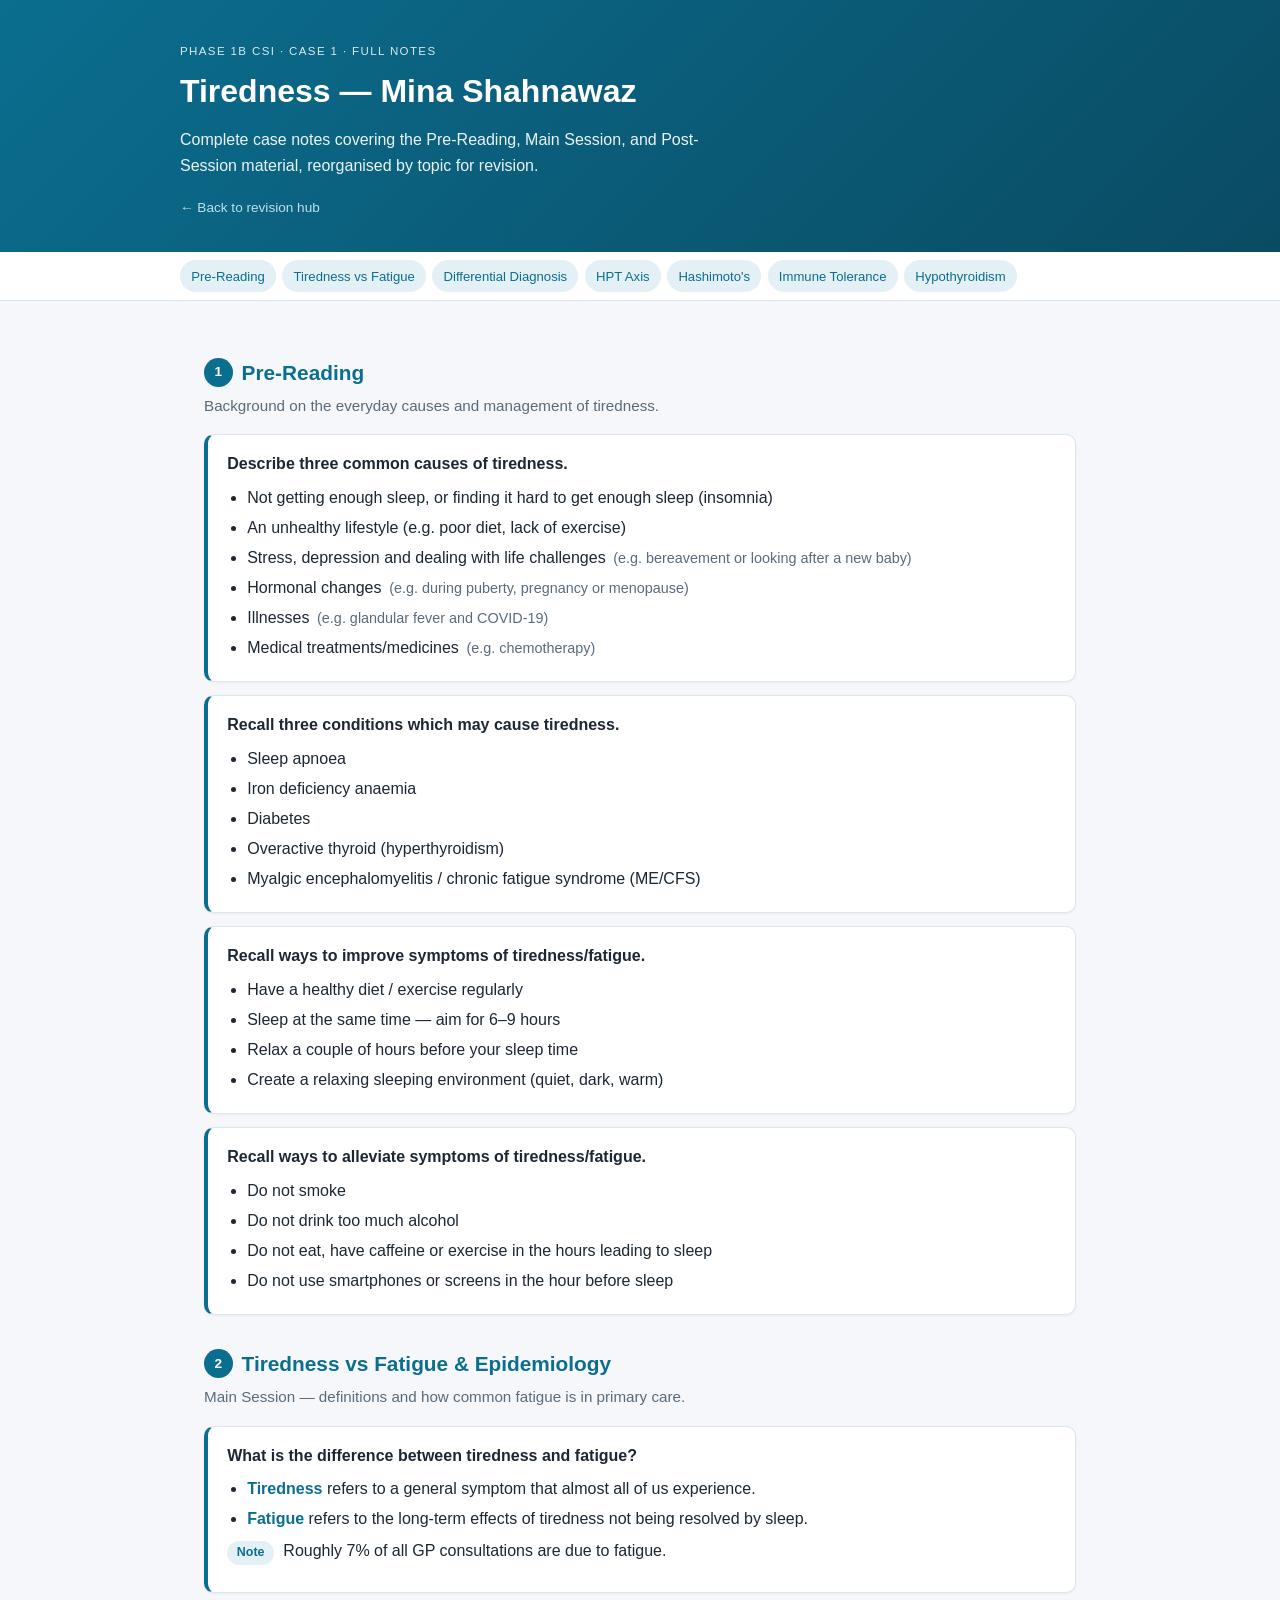
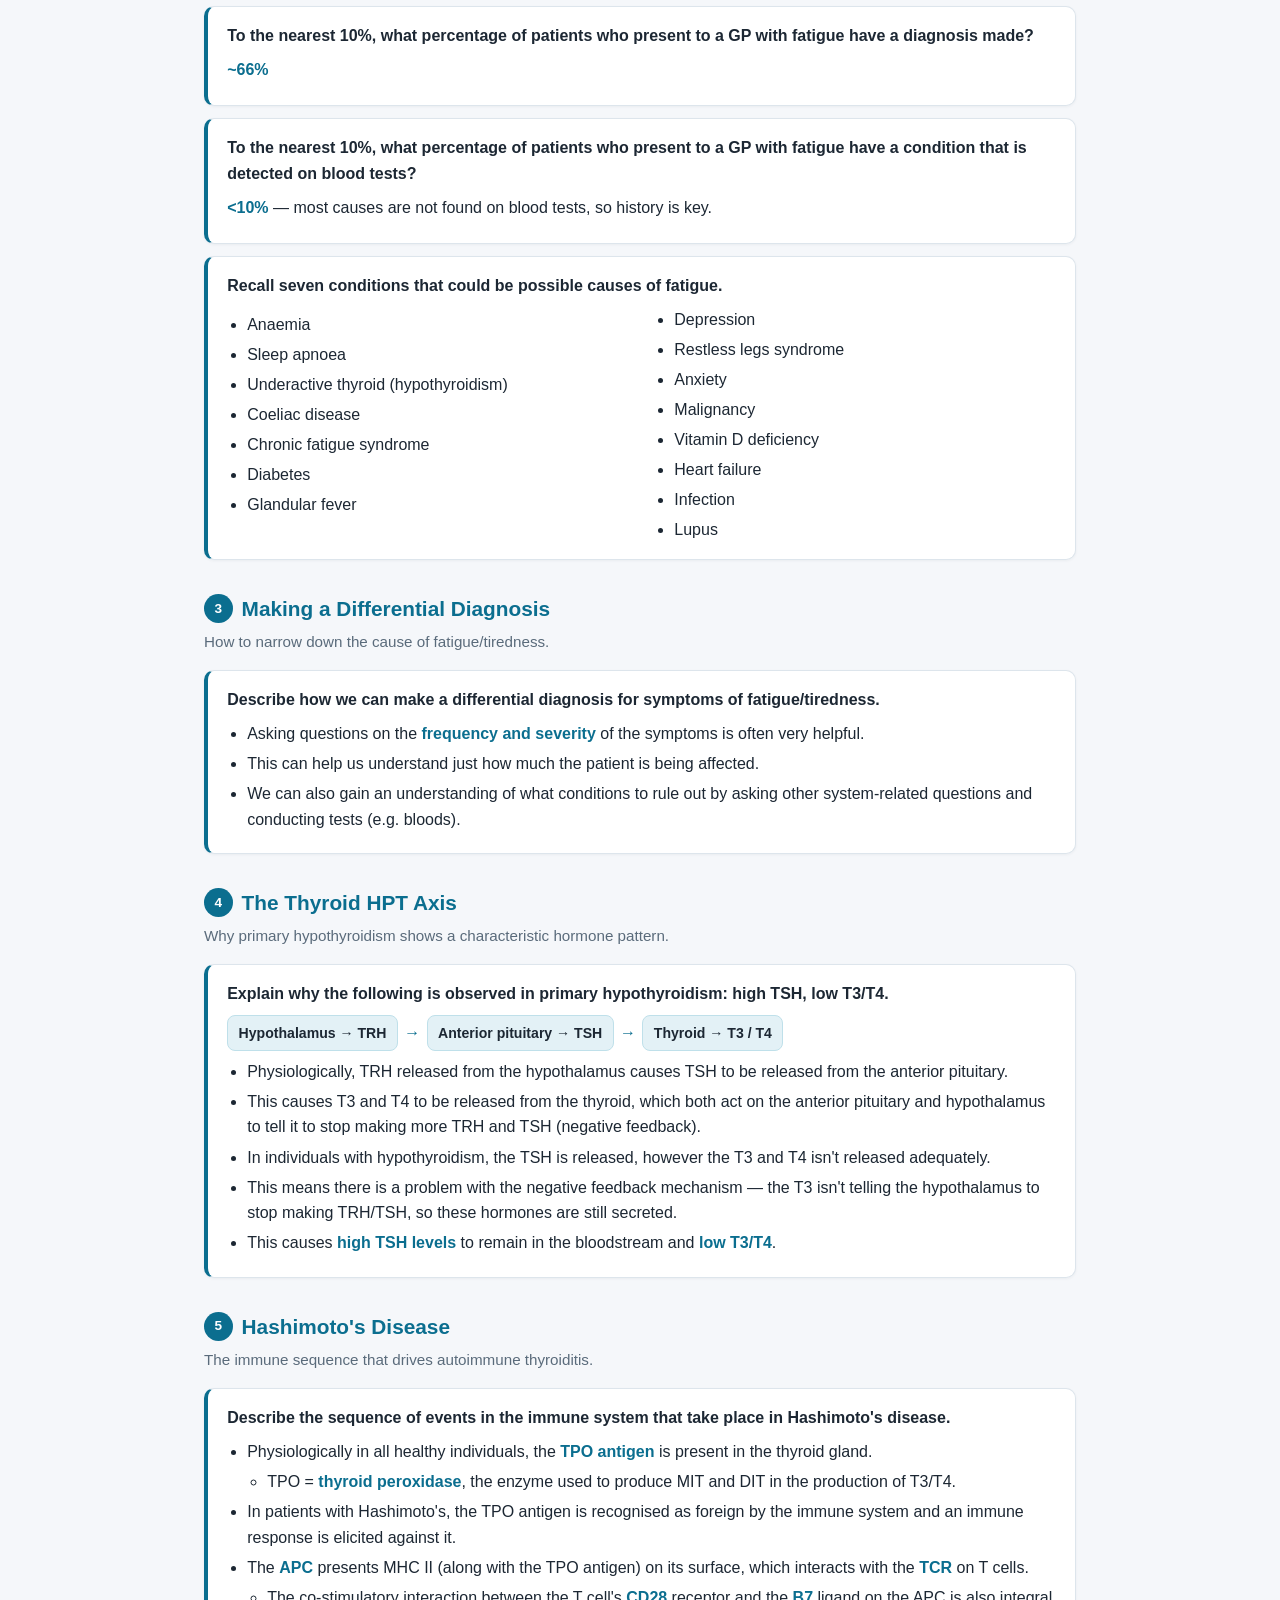
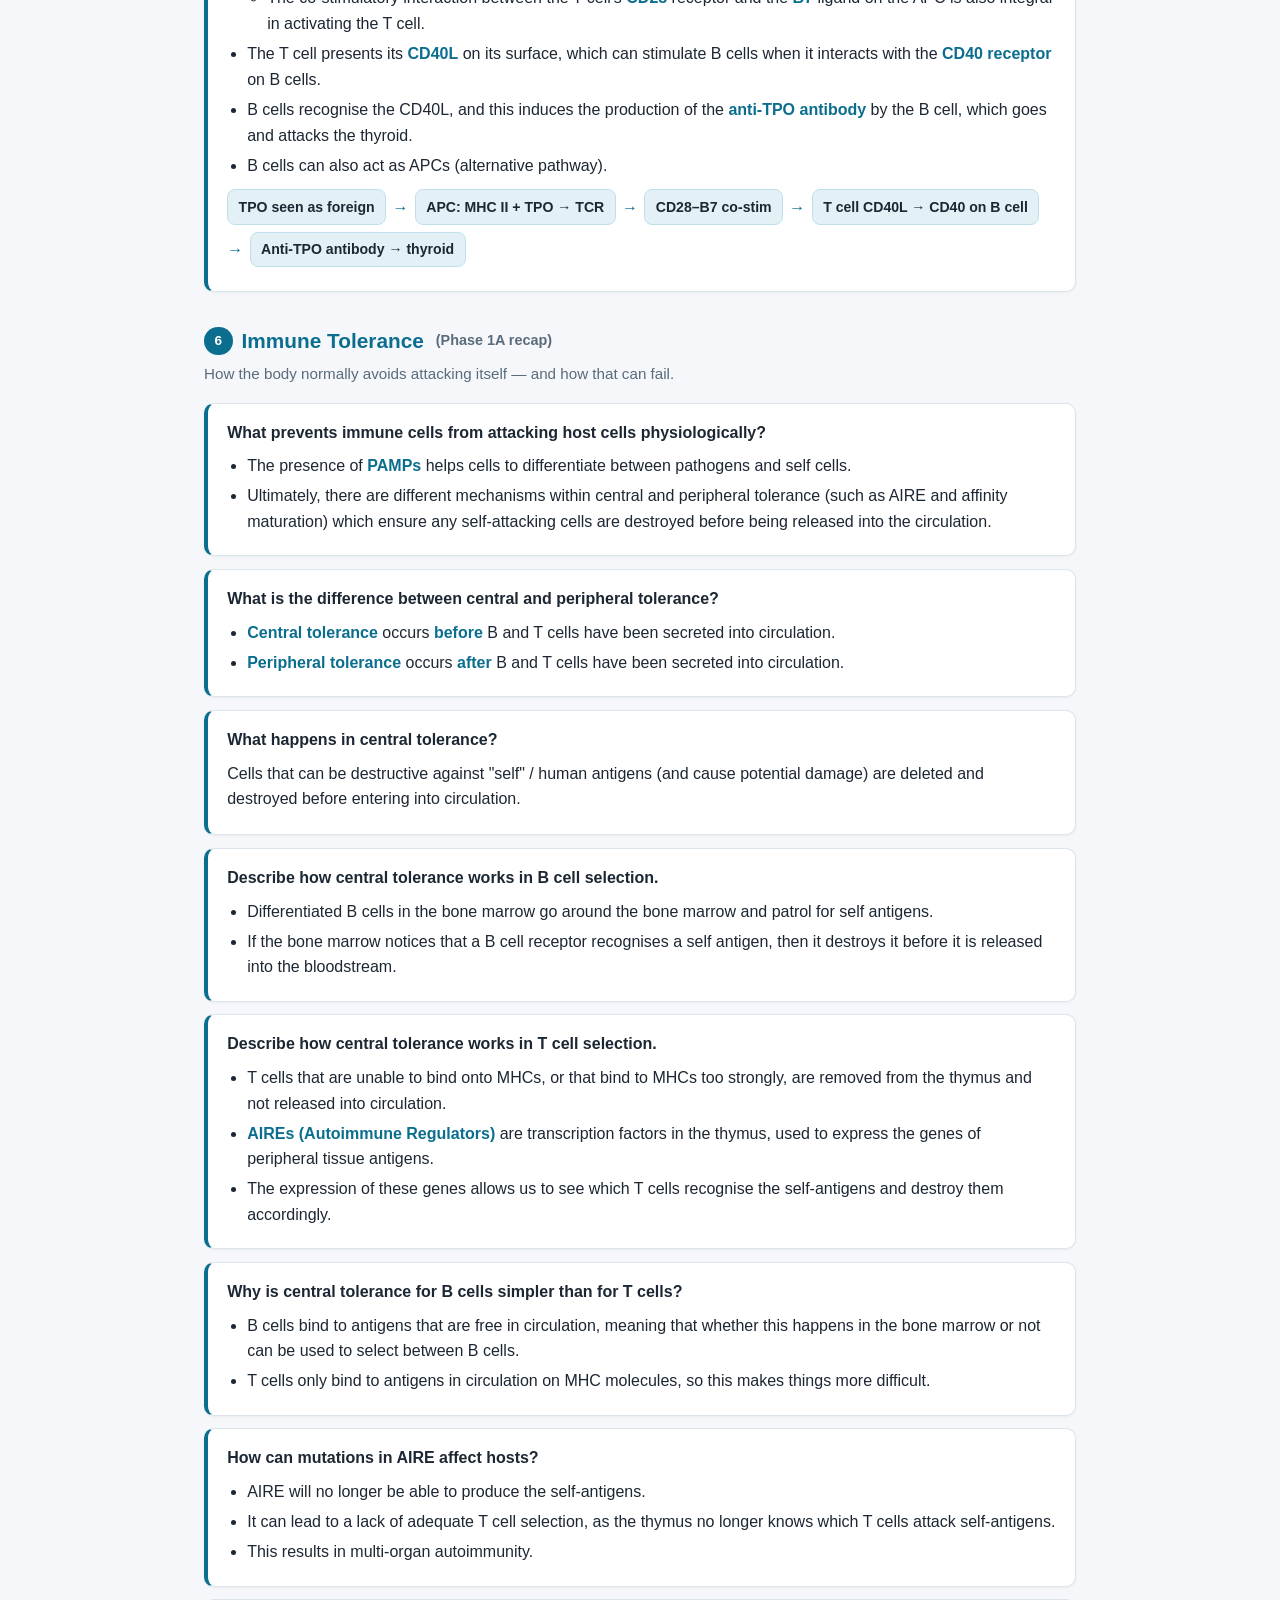
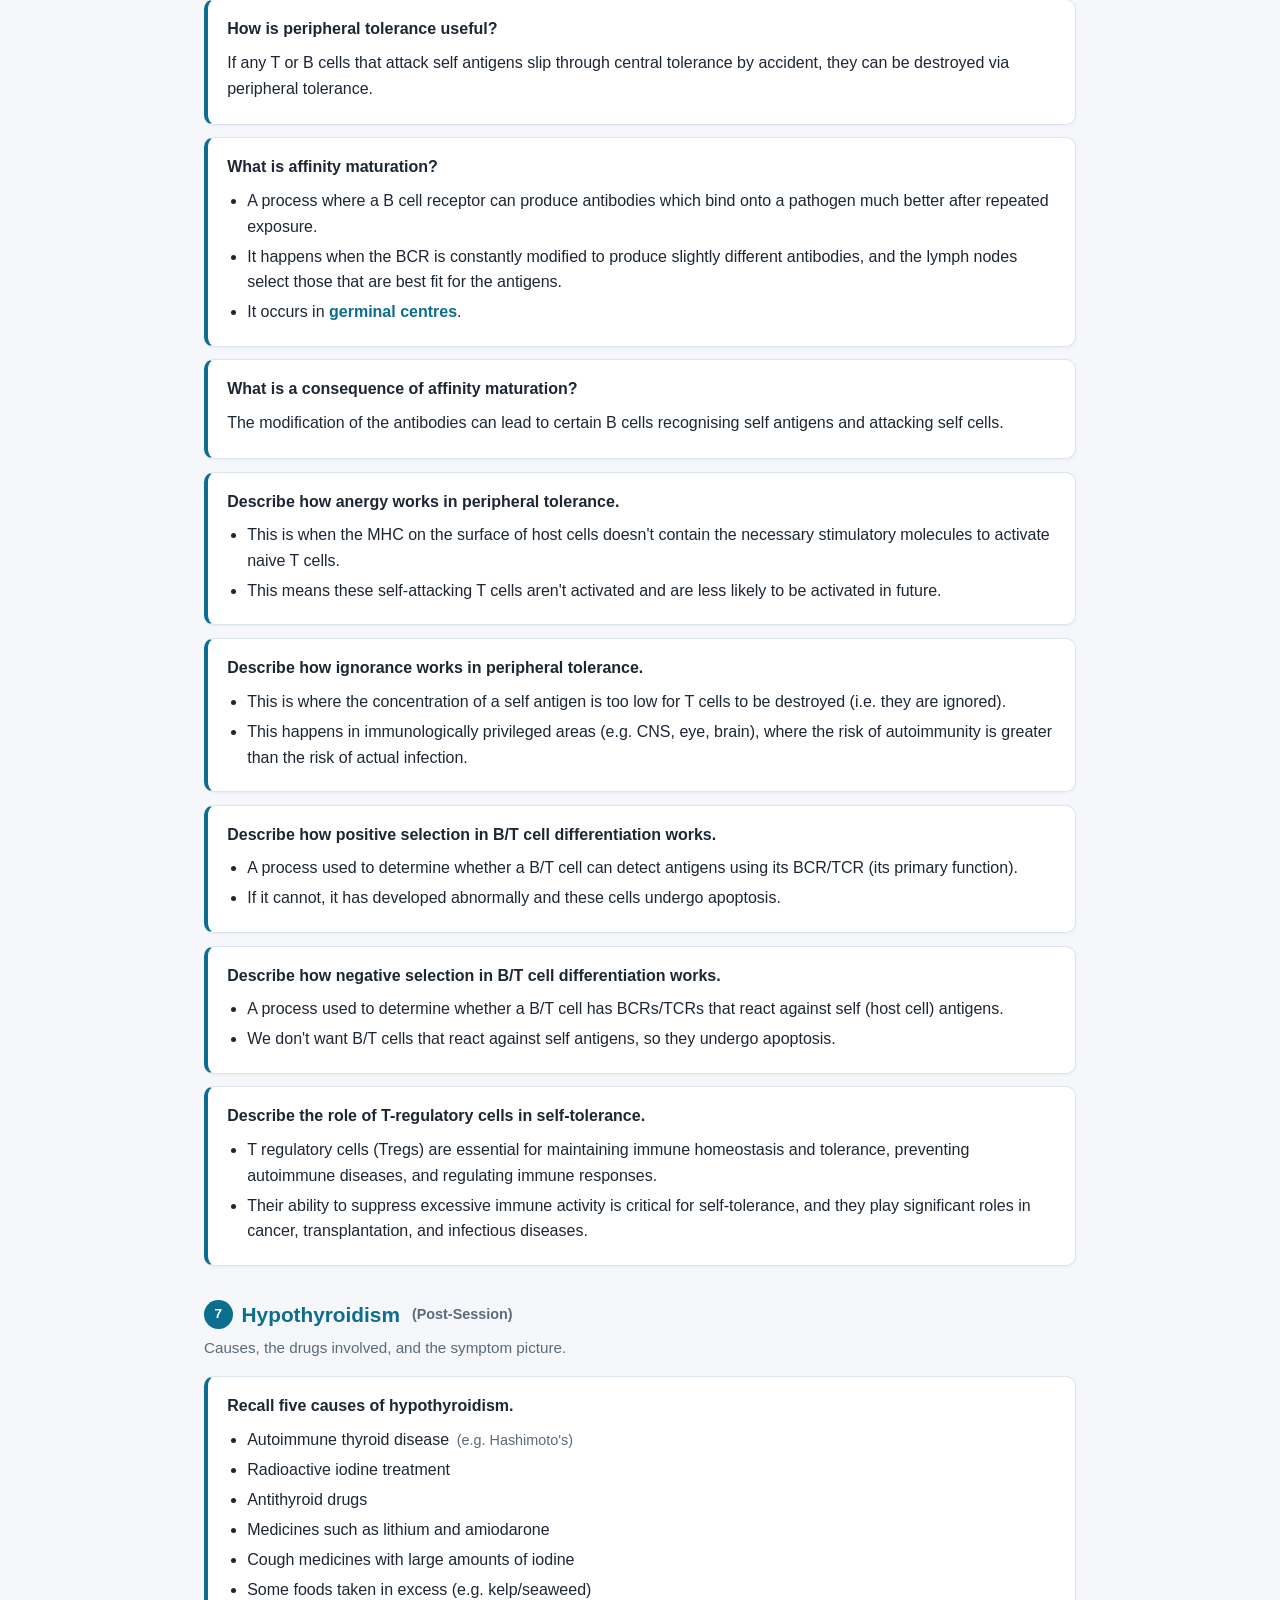
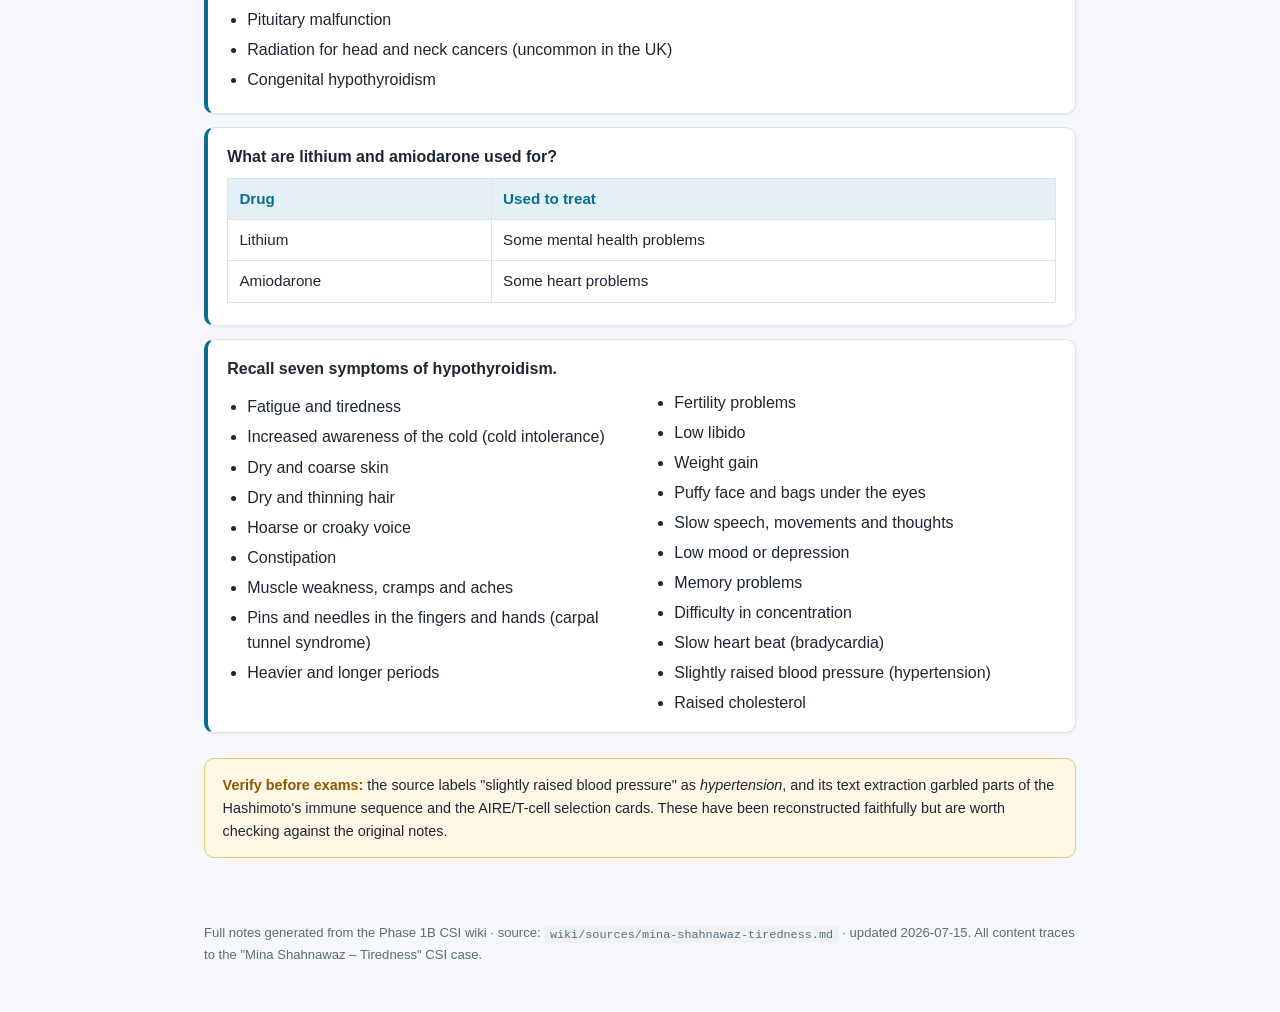
<file: wiki/analyses/tiredness-key-concepts.html>
<!DOCTYPE html>
<html lang="en">
<head>
<meta charset="utf-8" />
<meta name="viewport" content="width=device-width, initial-scale=1" />
<title>Tiredness — Full Case Notes (Phase 1B CSI)</title>
<style>
  :root {
    --bg: #f5f7fa;
    --card: #ffffff;
    --ink: #1c2733;
    --muted: #5a6b7b;
    --accent: #0b6e8f;
    --accent-soft: #e3f1f6;
    --line: #dde5ec;
    --warn-bg: #fff6e5;
    --warn-line: #f0c674;
    --nav-h: 56px;
  }
  * { box-sizing: border-box; }
  html { scroll-behavior: smooth; }
  body {
    margin: 0;
    font-family: -apple-system, BlinkMacSystemFont, "Segoe UI", Roboto, Helvetica, Arial, sans-serif;
    background: var(--bg);
    color: var(--ink);
    line-height: 1.6;
  }
  header {
    background: linear-gradient(135deg, #0b6e8f, #0a4b63);
    color: #fff;
    padding: 2.6rem 1.5rem 2rem;
  }
  header .wrap { max-width: 920px; margin: 0 auto; }
  header .kicker {
    text-transform: uppercase;
    letter-spacing: .12em;
    font-size: .72rem;
    opacity: .85;
    margin: 0 0 .4rem;
  }
  header h1 { margin: 0; font-size: 2rem; }
  header p { margin: .6rem 0 0; opacity: .92; max-width: 64ch; }
  header a.back { color: #cdeaf3; font-size: .85rem; text-decoration: none; }
  header a.back:hover { text-decoration: underline; }

  nav.toc {
    position: sticky;
    top: 0;
    z-index: 20;
    background: rgba(255,255,255,.95);
    backdrop-filter: saturate(180%) blur(8px);
    border-bottom: 1px solid var(--line);
    padding: .5rem 1rem;
    overflow-x: auto;
    white-space: nowrap;
  }
  nav.toc .wrap { max-width: 920px; margin: 0 auto; display: flex; gap: .4rem; flex-wrap: nowrap; }
  nav.toc a {
    flex: none;
    font-size: .82rem;
    color: var(--accent);
    text-decoration: none;
    padding: .35rem .7rem;
    border-radius: 999px;
    background: var(--accent-soft);
  }
  nav.toc a:hover { background: #cfe8f0; }

  main { max-width: 920px; margin: 0 auto; padding: 1.4rem 1.5rem 3rem; }

  section { scroll-margin-top: calc(var(--nav-h) + 10px); }
  section > h2 {
    font-size: 1.3rem;
    color: var(--accent);
    margin: 2rem 0 .3rem;
    display: flex; align-items: center; gap: .55rem;
  }
  section > h2 .num {
    display: inline-grid; place-items: center;
    width: 1.8rem; height: 1.8rem;
    background: var(--accent); color: #fff;
    border-radius: 50%; font-size: .85rem; font-weight: 700; flex: none;
  }
  .section-lead { color: var(--muted); margin: 0 0 1rem; font-size: .95rem; }

  .qa {
    background: var(--card);
    border: 1px solid var(--line);
    border-left: 4px solid var(--accent);
    border-radius: 10px;
    padding: 1rem 1.2rem;
    margin: .8rem 0;
    box-shadow: 0 1px 3px rgba(16,42,67,.05);
  }
  .qa .q { font-weight: 700; margin: 0 0 .5rem; }
  .qa ul { margin: .3rem 0; padding-left: 1.25rem; }
  .qa li { margin: .28rem 0; }
  .qa p { margin: .4rem 0; }
  .sub { color: var(--muted); font-size: .9rem; margin-left: .2rem; }

  .pill {
    display: inline-block;
    background: var(--accent-soft);
    color: var(--accent);
    border-radius: 999px;
    padding: .12rem .6rem;
    font-size: .78rem;
    font-weight: 600;
    margin: 0 .3rem .3rem 0;
  }
  .flow { display: flex; flex-wrap: wrap; align-items: center; gap: .4rem; margin: .5rem 0; }
  .flow .step {
    background: var(--accent-soft);
    border: 1px solid #bfe0ea;
    border-radius: 8px;
    padding: .35rem .65rem;
    font-size: .88rem;
    font-weight: 600;
  }
  .flow .arrow { color: var(--accent); font-weight: 700; }
  table { border-collapse: collapse; width: 100%; margin: .4rem 0; font-size: .95rem; }
  th, td { border: 1px solid var(--line); padding: .5rem .7rem; text-align: left; vertical-align: top; }
  th { background: var(--accent-soft); color: var(--accent); }
  .cols { columns: 2; column-gap: 1.6rem; }
  @media (max-width: 560px) { .cols { columns: 1; } }

  .warn {
    background: var(--warn-bg);
    border: 1px solid var(--warn-line);
    border-radius: 10px;
    padding: .9rem 1.1rem;
    font-size: .9rem;
    margin: 1.6rem 0 0;
  }
  .warn strong { color: #8a5a00; }
  b, strong { color: var(--accent); }
  .qa .q b, .qa .q strong { color: inherit; }
  footer { max-width: 920px; margin: 0 auto; padding: 1rem 1.5rem 3rem; color: var(--muted); font-size: .82rem; }
  code { background: #eef2f6; padding: .1rem .35rem; border-radius: 4px; font-size: .9em; }
</style>
</head>
<body>
<header>
  <div class="wrap">
    <p class="kicker">Phase 1B CSI · Case 1 · full notes</p>
    <h1>Tiredness — Mina Shahnawaz</h1>
    <p>Complete case notes covering the Pre-Reading, Main Session, and Post-Session material, reorganised by topic for revision.</p>
    <p style="margin-top:1rem"><a class="back" href="../../index.html">← Back to revision hub</a></p>
  </div>
</header>

<nav class="toc">
  <div class="wrap">
    <a href="#prereading">Pre-Reading</a>
    <a href="#fatigue">Tiredness vs Fatigue</a>
    <a href="#ddx">Differential Diagnosis</a>
    <a href="#hpt">HPT Axis</a>
    <a href="#hashimotos">Hashimoto's</a>
    <a href="#tolerance">Immune Tolerance</a>
    <a href="#hypothyroidism">Hypothyroidism</a>
  </div>
</nav>

<main>

  <!-- ============ PRE-READING ============ -->
  <section id="prereading">
    <h2><span class="num">1</span> Pre-Reading</h2>
    <p class="section-lead">Background on the everyday causes and management of tiredness.</p>

    <div class="qa">
      <p class="q">Describe three common causes of tiredness.</p>
      <ul>
        <li>Not getting enough sleep, or finding it hard to get enough sleep (insomnia)</li>
        <li>An unhealthy lifestyle (e.g. poor diet, lack of exercise)</li>
        <li>Stress, depression and dealing with life challenges <span class="sub">(e.g. bereavement or looking after a new baby)</span></li>
        <li>Hormonal changes <span class="sub">(e.g. during puberty, pregnancy or menopause)</span></li>
        <li>Illnesses <span class="sub">(e.g. glandular fever and COVID-19)</span></li>
        <li>Medical treatments/medicines <span class="sub">(e.g. chemotherapy)</span></li>
      </ul>
    </div>

    <div class="qa">
      <p class="q">Recall three conditions which may cause tiredness.</p>
      <ul>
        <li>Sleep apnoea</li>
        <li>Iron deficiency anaemia</li>
        <li>Diabetes</li>
        <li>Overactive thyroid (hyperthyroidism)</li>
        <li>Myalgic encephalomyelitis / chronic fatigue syndrome (ME/CFS)</li>
      </ul>
    </div>

    <div class="qa">
      <p class="q">Recall ways to improve symptoms of tiredness/fatigue.</p>
      <ul>
        <li>Have a healthy diet / exercise regularly</li>
        <li>Sleep at the same time — aim for 6–9 hours</li>
        <li>Relax a couple of hours before your sleep time</li>
        <li>Create a relaxing sleeping environment (quiet, dark, warm)</li>
      </ul>
    </div>

    <div class="qa">
      <p class="q">Recall ways to alleviate symptoms of tiredness/fatigue.</p>
      <ul>
        <li>Do not smoke</li>
        <li>Do not drink too much alcohol</li>
        <li>Do not eat, have caffeine or exercise in the hours leading to sleep</li>
        <li>Do not use smartphones or screens in the hour before sleep</li>
      </ul>
    </div>
  </section>

  <!-- ============ FATIGUE ============ -->
  <section id="fatigue">
    <h2><span class="num">2</span> Tiredness vs Fatigue &amp; Epidemiology</h2>
    <p class="section-lead">Main Session — definitions and how common fatigue is in primary care.</p>

    <div class="qa">
      <p class="q">What is the difference between tiredness and fatigue?</p>
      <ul>
        <li><b>Tiredness</b> refers to a general symptom that almost all of us experience.</li>
        <li><b>Fatigue</b> refers to the long-term effects of tiredness not being resolved by sleep.</li>
      </ul>
      <p><span class="pill">Note</span> Roughly 7% of all GP consultations are due to fatigue.</p>
    </div>

    <div class="qa">
      <p class="q">To the nearest 10%, what percentage of patients who present to a GP with fatigue have a diagnosis made?</p>
      <p><b>~66%</b></p>
    </div>

    <div class="qa">
      <p class="q">To the nearest 10%, what percentage of patients who present to a GP with fatigue have a condition that is detected on blood tests?</p>
      <p><b>&lt;10%</b> — most causes are not found on blood tests, so history is key.</p>
    </div>

    <div class="qa">
      <p class="q">Recall seven conditions that could be possible causes of fatigue.</p>
      <div class="cols">
        <ul>
          <li>Anaemia</li>
          <li>Sleep apnoea</li>
          <li>Underactive thyroid (hypothyroidism)</li>
          <li>Coeliac disease</li>
          <li>Chronic fatigue syndrome</li>
          <li>Diabetes</li>
          <li>Glandular fever</li>
          <li>Depression</li>
          <li>Restless legs syndrome</li>
          <li>Anxiety</li>
          <li>Malignancy</li>
          <li>Vitamin D deficiency</li>
          <li>Heart failure</li>
          <li>Infection</li>
          <li>Lupus</li>
        </ul>
      </div>
    </div>
  </section>

  <!-- ============ DDX ============ -->
  <section id="ddx">
    <h2><span class="num">3</span> Making a Differential Diagnosis</h2>
    <p class="section-lead">How to narrow down the cause of fatigue/tiredness.</p>

    <div class="qa">
      <p class="q">Describe how we can make a differential diagnosis for symptoms of fatigue/tiredness.</p>
      <ul>
        <li>Asking questions on the <b>frequency and severity</b> of the symptoms is often very helpful.</li>
        <li>This can help us understand just how much the patient is being affected.</li>
        <li>We can also gain an understanding of what conditions to rule out by asking other system-related questions and conducting tests (e.g. bloods).</li>
      </ul>
    </div>
  </section>

  <!-- ============ HPT ============ -->
  <section id="hpt">
    <h2><span class="num">4</span> The Thyroid HPT Axis</h2>
    <p class="section-lead">Why primary hypothyroidism shows a characteristic hormone pattern.</p>

    <div class="qa">
      <p class="q">Explain why the following is observed in primary hypothyroidism: high TSH, low T3/T4.</p>
      <div class="flow">
        <span class="step">Hypothalamus → TRH</span><span class="arrow">→</span>
        <span class="step">Anterior pituitary → TSH</span><span class="arrow">→</span>
        <span class="step">Thyroid → T3 / T4</span>
      </div>
      <ul>
        <li>Physiologically, TRH released from the hypothalamus causes TSH to be released from the anterior pituitary.</li>
        <li>This causes T3 and T4 to be released from the thyroid, which both act on the anterior pituitary and hypothalamus to tell it to stop making more TRH and TSH (negative feedback).</li>
        <li>In individuals with hypothyroidism, the TSH is released, however the T3 and T4 isn't released adequately.</li>
        <li>This means there is a problem with the negative feedback mechanism — the T3 isn't telling the hypothalamus to stop making TRH/TSH, so these hormones are still secreted.</li>
        <li>This causes <b>high TSH levels</b> to remain in the bloodstream and <b>low T3/T4</b>.</li>
      </ul>
    </div>
  </section>

  <!-- ============ HASHIMOTO'S ============ -->
  <section id="hashimotos">
    <h2><span class="num">5</span> Hashimoto's Disease</h2>
    <p class="section-lead">The immune sequence that drives autoimmune thyroiditis.</p>

    <div class="qa">
      <p class="q">Describe the sequence of events in the immune system that take place in Hashimoto's disease.</p>
      <ul>
        <li>Physiologically in all healthy individuals, the <b>TPO antigen</b> is present in the thyroid gland.
          <ul><li>TPO = <b>thyroid peroxidase</b>, the enzyme used to produce MIT and DIT in the production of T3/T4.</li></ul>
        </li>
        <li>In patients with Hashimoto's, the TPO antigen is recognised as foreign by the immune system and an immune response is elicited against it.</li>
        <li>The <b>APC</b> presents MHC II (along with the TPO antigen) on its surface, which interacts with the <b>TCR</b> on T cells.
          <ul><li>The co-stimulatory interaction between the T cell's <b>CD28</b> receptor and the <b>B7</b> ligand on the APC is also integral in activating the T cell.</li></ul>
        </li>
        <li>The T cell presents its <b>CD40L</b> on its surface, which can stimulate B cells when it interacts with the <b>CD40 receptor</b> on B cells.</li>
        <li>B cells recognise the CD40L, and this induces the production of the <b>anti-TPO antibody</b> by the B cell, which goes and attacks the thyroid.</li>
        <li>B cells can also act as APCs (alternative pathway).</li>
      </ul>
      <div class="flow" style="margin-top:.7rem">
        <span class="step">TPO seen as foreign</span><span class="arrow">→</span>
        <span class="step">APC: MHC II + TPO → TCR</span><span class="arrow">→</span>
        <span class="step">CD28–B7 co-stim</span><span class="arrow">→</span>
        <span class="step">T cell CD40L → CD40 on B cell</span><span class="arrow">→</span>
        <span class="step">Anti-TPO antibody → thyroid</span>
      </div>
    </div>
  </section>

  <!-- ============ TOLERANCE ============ -->
  <section id="tolerance">
    <h2><span class="num">6</span> Immune Tolerance <span class="sub" style="font-size:.9rem">(Phase 1A recap)</span></h2>
    <p class="section-lead">How the body normally avoids attacking itself — and how that can fail.</p>

    <div class="qa">
      <p class="q">What prevents immune cells from attacking host cells physiologically?</p>
      <ul>
        <li>The presence of <b>PAMPs</b> helps cells to differentiate between pathogens and self cells.</li>
        <li>Ultimately, there are different mechanisms within central and peripheral tolerance (such as AIRE and affinity maturation) which ensure any self-attacking cells are destroyed before being released into the circulation.</li>
      </ul>
    </div>

    <div class="qa">
      <p class="q">What is the difference between central and peripheral tolerance?</p>
      <ul>
        <li><b>Central tolerance</b> occurs <b>before</b> B and T cells have been secreted into circulation.</li>
        <li><b>Peripheral tolerance</b> occurs <b>after</b> B and T cells have been secreted into circulation.</li>
      </ul>
    </div>

    <div class="qa">
      <p class="q">What happens in central tolerance?</p>
      <p>Cells that can be destructive against "self" / human antigens (and cause potential damage) are deleted and destroyed before entering into circulation.</p>
    </div>

    <div class="qa">
      <p class="q">Describe how central tolerance works in B cell selection.</p>
      <ul>
        <li>Differentiated B cells in the bone marrow go around the bone marrow and patrol for self antigens.</li>
        <li>If the bone marrow notices that a B cell receptor recognises a self antigen, then it destroys it before it is released into the bloodstream.</li>
      </ul>
    </div>

    <div class="qa">
      <p class="q">Describe how central tolerance works in T cell selection.</p>
      <ul>
        <li>T cells that are unable to bind onto MHCs, or that bind to MHCs too strongly, are removed from the thymus and not released into circulation.</li>
        <li><b>AIREs (Autoimmune Regulators)</b> are transcription factors in the thymus, used to express the genes of peripheral tissue antigens.</li>
        <li>The expression of these genes allows us to see which T cells recognise the self-antigens and destroy them accordingly.</li>
      </ul>
    </div>

    <div class="qa">
      <p class="q">Why is central tolerance for B cells simpler than for T cells?</p>
      <ul>
        <li>B cells bind to antigens that are free in circulation, meaning that whether this happens in the bone marrow or not can be used to select between B cells.</li>
        <li>T cells only bind to antigens in circulation on MHC molecules, so this makes things more difficult.</li>
      </ul>
    </div>

    <div class="qa">
      <p class="q">How can mutations in AIRE affect hosts?</p>
      <ul>
        <li>AIRE will no longer be able to produce the self-antigens.</li>
        <li>It can lead to a lack of adequate T cell selection, as the thymus no longer knows which T cells attack self-antigens.</li>
        <li>This results in multi-organ autoimmunity.</li>
      </ul>
    </div>

    <div class="qa">
      <p class="q">How is peripheral tolerance useful?</p>
      <p>If any T or B cells that attack self antigens slip through central tolerance by accident, they can be destroyed via peripheral tolerance.</p>
    </div>

    <div class="qa">
      <p class="q">What is affinity maturation?</p>
      <ul>
        <li>A process where a B cell receptor can produce antibodies which bind onto a pathogen much better after repeated exposure.</li>
        <li>It happens when the BCR is constantly modified to produce slightly different antibodies, and the lymph nodes select those that are best fit for the antigens.</li>
        <li>It occurs in <b>germinal centres</b>.</li>
      </ul>
    </div>

    <div class="qa">
      <p class="q">What is a consequence of affinity maturation?</p>
      <p>The modification of the antibodies can lead to certain B cells recognising self antigens and attacking self cells.</p>
    </div>

    <div class="qa">
      <p class="q">Describe how anergy works in peripheral tolerance.</p>
      <ul>
        <li>This is when the MHC on the surface of host cells doesn't contain the necessary stimulatory molecules to activate naive T cells.</li>
        <li>This means these self-attacking T cells aren't activated and are less likely to be activated in future.</li>
      </ul>
    </div>

    <div class="qa">
      <p class="q">Describe how ignorance works in peripheral tolerance.</p>
      <ul>
        <li>This is where the concentration of a self antigen is too low for T cells to be destroyed (i.e. they are ignored).</li>
        <li>This happens in immunologically privileged areas (e.g. CNS, eye, brain), where the risk of autoimmunity is greater than the risk of actual infection.</li>
      </ul>
    </div>

    <div class="qa">
      <p class="q">Describe how positive selection in B/T cell differentiation works.</p>
      <ul>
        <li>A process used to determine whether a B/T cell can detect antigens using its BCR/TCR (its primary function).</li>
        <li>If it cannot, it has developed abnormally and these cells undergo apoptosis.</li>
      </ul>
    </div>

    <div class="qa">
      <p class="q">Describe how negative selection in B/T cell differentiation works.</p>
      <ul>
        <li>A process used to determine whether a B/T cell has BCRs/TCRs that react against self (host cell) antigens.</li>
        <li>We don't want B/T cells that react against self antigens, so they undergo apoptosis.</li>
      </ul>
    </div>

    <div class="qa">
      <p class="q">Describe the role of T-regulatory cells in self-tolerance.</p>
      <ul>
        <li>T regulatory cells (Tregs) are essential for maintaining immune homeostasis and tolerance, preventing autoimmune diseases, and regulating immune responses.</li>
        <li>Their ability to suppress excessive immune activity is critical for self-tolerance, and they play significant roles in cancer, transplantation, and infectious diseases.</li>
      </ul>
    </div>
  </section>

  <!-- ============ HYPOTHYROIDISM ============ -->
  <section id="hypothyroidism">
    <h2><span class="num">7</span> Hypothyroidism <span class="sub" style="font-size:.9rem">(Post-Session)</span></h2>
    <p class="section-lead">Causes, the drugs involved, and the symptom picture.</p>

    <div class="qa">
      <p class="q">Recall five causes of hypothyroidism.</p>
      <ul>
        <li>Autoimmune thyroid disease <span class="sub">(e.g. Hashimoto's)</span></li>
        <li>Radioactive iodine treatment</li>
        <li>Antithyroid drugs</li>
        <li>Medicines such as lithium and amiodarone</li>
        <li>Cough medicines with large amounts of iodine</li>
        <li>Some foods taken in excess (e.g. kelp/seaweed)</li>
        <li>Pituitary malfunction</li>
        <li>Radiation for head and neck cancers (uncommon in the UK)</li>
        <li>Congenital hypothyroidism</li>
      </ul>
    </div>

    <div class="qa">
      <p class="q">What are lithium and amiodarone used for?</p>
      <table>
        <tr><th>Drug</th><th>Used to treat</th></tr>
        <tr><td>Lithium</td><td>Some mental health problems</td></tr>
        <tr><td>Amiodarone</td><td>Some heart problems</td></tr>
      </table>
    </div>

    <div class="qa">
      <p class="q">Recall seven symptoms of hypothyroidism.</p>
      <div class="cols">
        <ul>
          <li>Fatigue and tiredness</li>
          <li>Increased awareness of the cold (cold intolerance)</li>
          <li>Dry and coarse skin</li>
          <li>Dry and thinning hair</li>
          <li>Hoarse or croaky voice</li>
          <li>Constipation</li>
          <li>Muscle weakness, cramps and aches</li>
          <li>Pins and needles in the fingers and hands (carpal tunnel syndrome)</li>
          <li>Heavier and longer periods</li>
          <li>Fertility problems</li>
          <li>Low libido</li>
          <li>Weight gain</li>
          <li>Puffy face and bags under the eyes</li>
          <li>Slow speech, movements and thoughts</li>
          <li>Low mood or depression</li>
          <li>Memory problems</li>
          <li>Difficulty in concentration</li>
          <li>Slow heart beat (bradycardia)</li>
          <li>Slightly raised blood pressure (hypertension)</li>
          <li>Raised cholesterol</li>
        </ul>
      </div>
    </div>
  </section>

  <div class="warn">
    <strong>Verify before exams:</strong> the source labels "slightly raised blood pressure" as <em>hypertension</em>, and its text extraction garbled parts of the Hashimoto's immune sequence and the AIRE/T-cell selection cards. These have been reconstructed faithfully but are worth checking against the original notes.
  </div>

</main>

<footer>
  Full notes generated from the Phase 1B CSI wiki · source: <code>wiki/sources/mina-shahnawaz-tiredness.md</code> · updated 2026-07-15.
  All content traces to the "Mina Shahnawaz – Tiredness" CSI case.
</footer>

</body>
</html>
</file>
<file: Outcomes/style.css>
:root {
  --bg: #f5f7fa;
  --card: #ffffff;
  --ink: #1c2733;
  --muted: #5a6b7b;
  --accent: #0b6e8f;
  --accent-soft: #e3f1f6;
  --line: #dde5ec;
  --warn-bg: #fff6e5;
  --warn-line: #f0c674;
  --nav-h: 56px;
}
* { box-sizing: border-box; }
html { scroll-behavior: smooth; }
body {
  margin: 0;
  font-family: -apple-system, BlinkMacSystemFont, "Segoe UI", Roboto, Helvetica, Arial, sans-serif;
  background: var(--bg);
  color: var(--ink);
  line-height: 1.6;
}
header {
  background: linear-gradient(135deg, #0b6e8f, #0a4b63);
  color: #fff;
  padding: 2.6rem 1.5rem 2rem;
}
header .wrap { max-width: 920px; margin: 0 auto; }
header .kicker {
  text-transform: uppercase;
  letter-spacing: .12em;
  font-size: .72rem;
  opacity: .85;
  margin: 0 0 .4rem;
}
header h1 { margin: 0; font-size: 2rem; }
header p { margin: .6rem 0 0; opacity: .92; max-width: 64ch; }
header a.back { color: #cdeaf3; font-size: .85rem; text-decoration: none; }
header a.back:hover { text-decoration: underline; }

nav.toc {
  position: sticky;
  top: 0;
  z-index: 20;
  background: rgba(255,255,255,.95);
  backdrop-filter: saturate(180%) blur(8px);
  border-bottom: 1px solid var(--line);
  padding: .5rem 1rem;
  overflow-x: auto;
  white-space: nowrap;
}
nav.toc .wrap { max-width: 920px; margin: 0 auto; display: flex; gap: .4rem; flex-wrap: nowrap; }
nav.toc a {
  flex: none;
  font-size: .82rem;
  color: var(--accent);
  text-decoration: none;
  padding: .35rem .7rem;
  border-radius: 999px;
  background: var(--accent-soft);
}
nav.toc a:hover { background: #cfe8f0; }

main { max-width: 920px; margin: 0 auto; padding: 1.4rem 1.5rem 3rem; }

section { scroll-margin-top: calc(var(--nav-h) + 10px); }
section > h2 {
  font-size: 1.3rem;
  color: var(--accent);
  margin: 2rem 0 .3rem;
  display: flex; align-items: center; gap: .55rem;
}
section > h2 .num {
  display: inline-grid; place-items: center;
  width: 1.8rem; height: 1.8rem;
  background: var(--accent); color: #fff;
  border-radius: 50%; font-size: .85rem; font-weight: 700; flex: none;
}
.section-lead { color: var(--muted); margin: 0 0 1rem; font-size: .95rem; }

.qa {
  background: var(--card);
  border: 1px solid var(--line);
  border-left: 4px solid var(--accent);
  border-radius: 10px;
  padding: 1rem 1.2rem;
  margin: .8rem 0;
  box-shadow: 0 1px 3px rgba(16,42,67,.05);
}
.qa .q { font-weight: 700; margin: 0 0 .5rem; }
.qa ul { margin: .3rem 0; padding-left: 1.25rem; }
.qa li { margin: .28rem 0; }
.qa p { margin: .4rem 0; }
.qa ul ul { margin: .2rem 0; }
.sub { color: var(--muted); font-size: .9rem; margin-left: .2rem; }

.pill {
  display: inline-block;
  background: var(--accent-soft);
  color: var(--accent);
  border-radius: 999px;
  padding: .12rem .6rem;
  font-size: .78rem;
  font-weight: 600;
  margin: 0 .3rem .3rem 0;
}
.flow { display: flex; flex-wrap: wrap; align-items: center; gap: .4rem; margin: .5rem 0; }
.flow .step {
  background: var(--accent-soft);
  border: 1px solid #bfe0ea;
  border-radius: 8px;
  padding: .35rem .65rem;
  font-size: .88rem;
  font-weight: 600;
}
.flow .arrow { color: var(--accent); font-weight: 700; }
table { border-collapse: collapse; width: 100%; margin: .4rem 0; font-size: .95rem; }
th, td { border: 1px solid var(--line); padding: .5rem .7rem; text-align: left; vertical-align: top; }
th { background: var(--accent-soft); color: var(--accent); }
.cols { columns: 2; column-gap: 1.6rem; }
@media (max-width: 560px) { .cols { columns: 1; } }

.warn {
  background: var(--warn-bg);
  border: 1px solid var(--warn-line);
  border-radius: 10px;
  padding: .9rem 1.1rem;
  font-size: .9rem;
  margin: 1.6rem 0 0;
}
.warn strong { color: #8a5a00; }
b, strong { color: var(--accent); }
.qa .q b, .qa .q strong { color: inherit; }
footer { max-width: 920px; margin: 0 auto; padding: 1rem 1.5rem 3rem; color: var(--muted); font-size: .82rem; }
code { background: #eef2f6; padding: .1rem .35rem; border-radius: 4px; font-size: .9em; }
</file>
